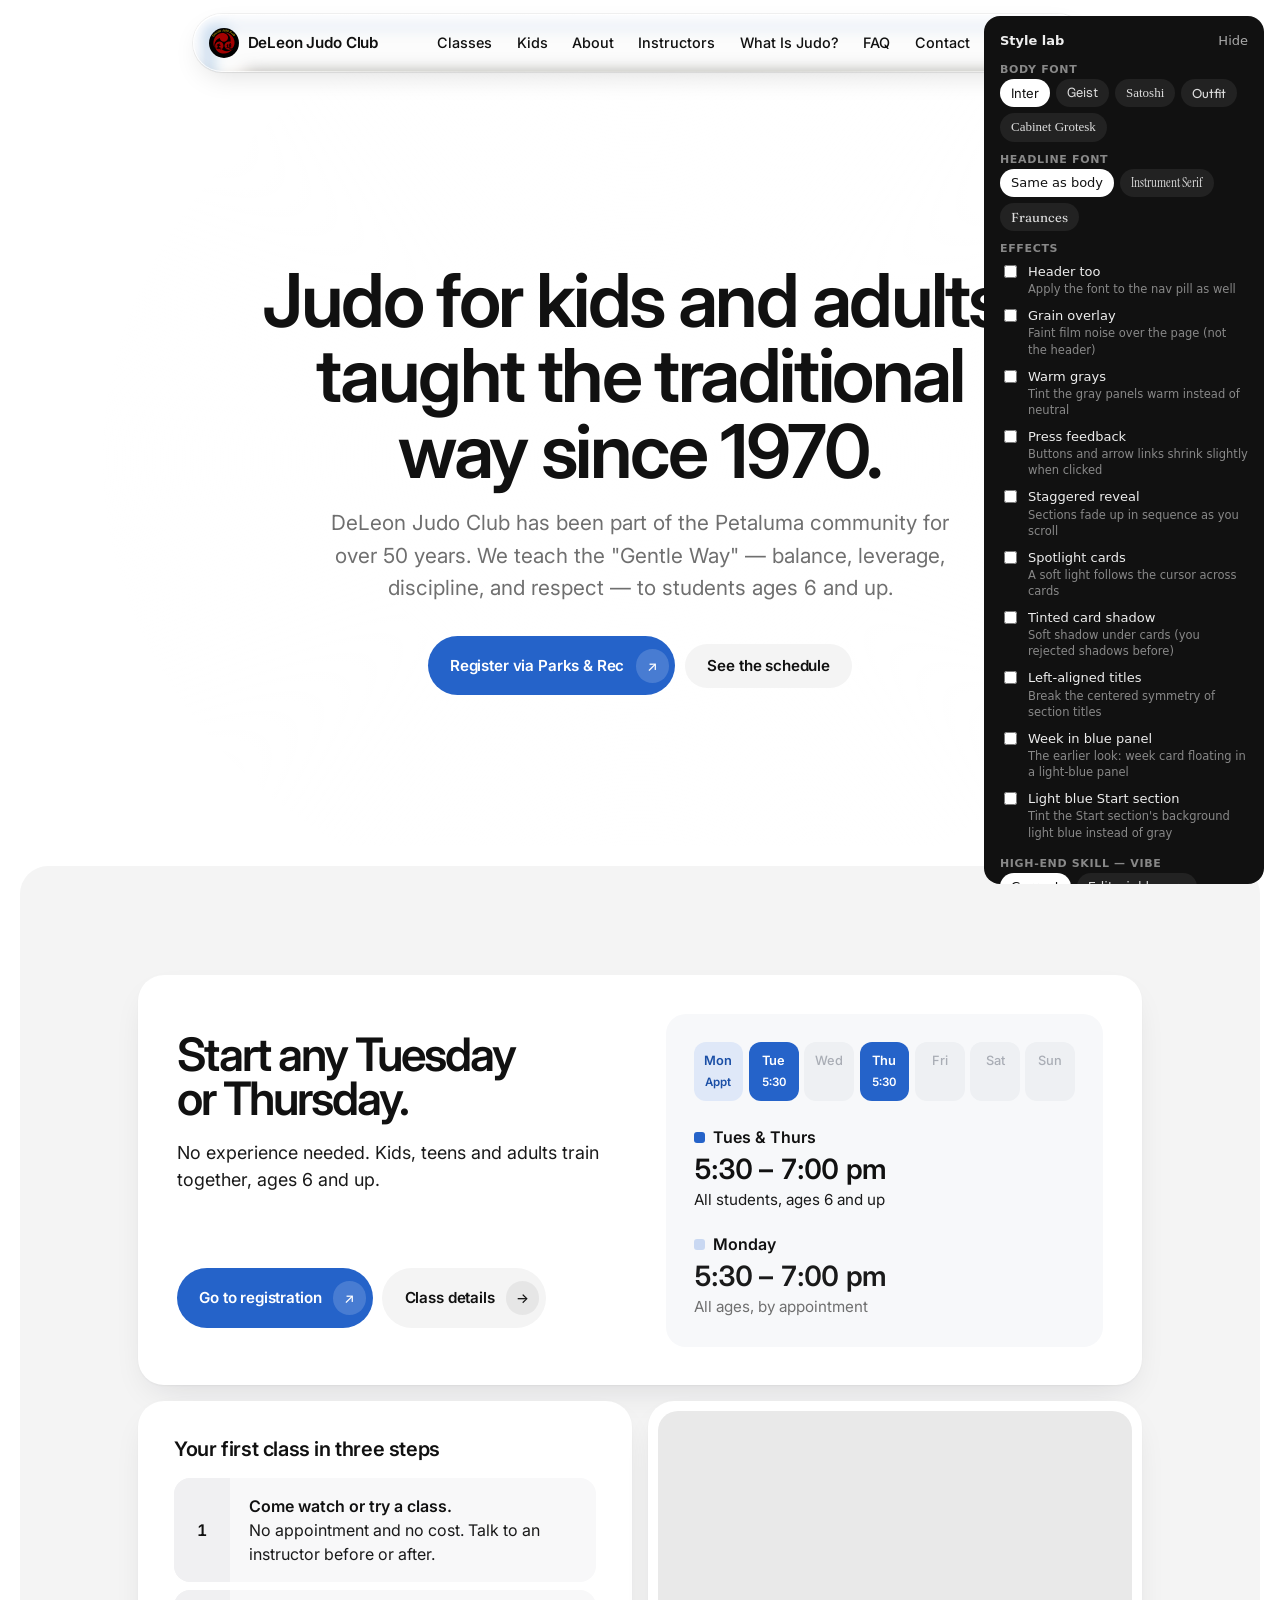
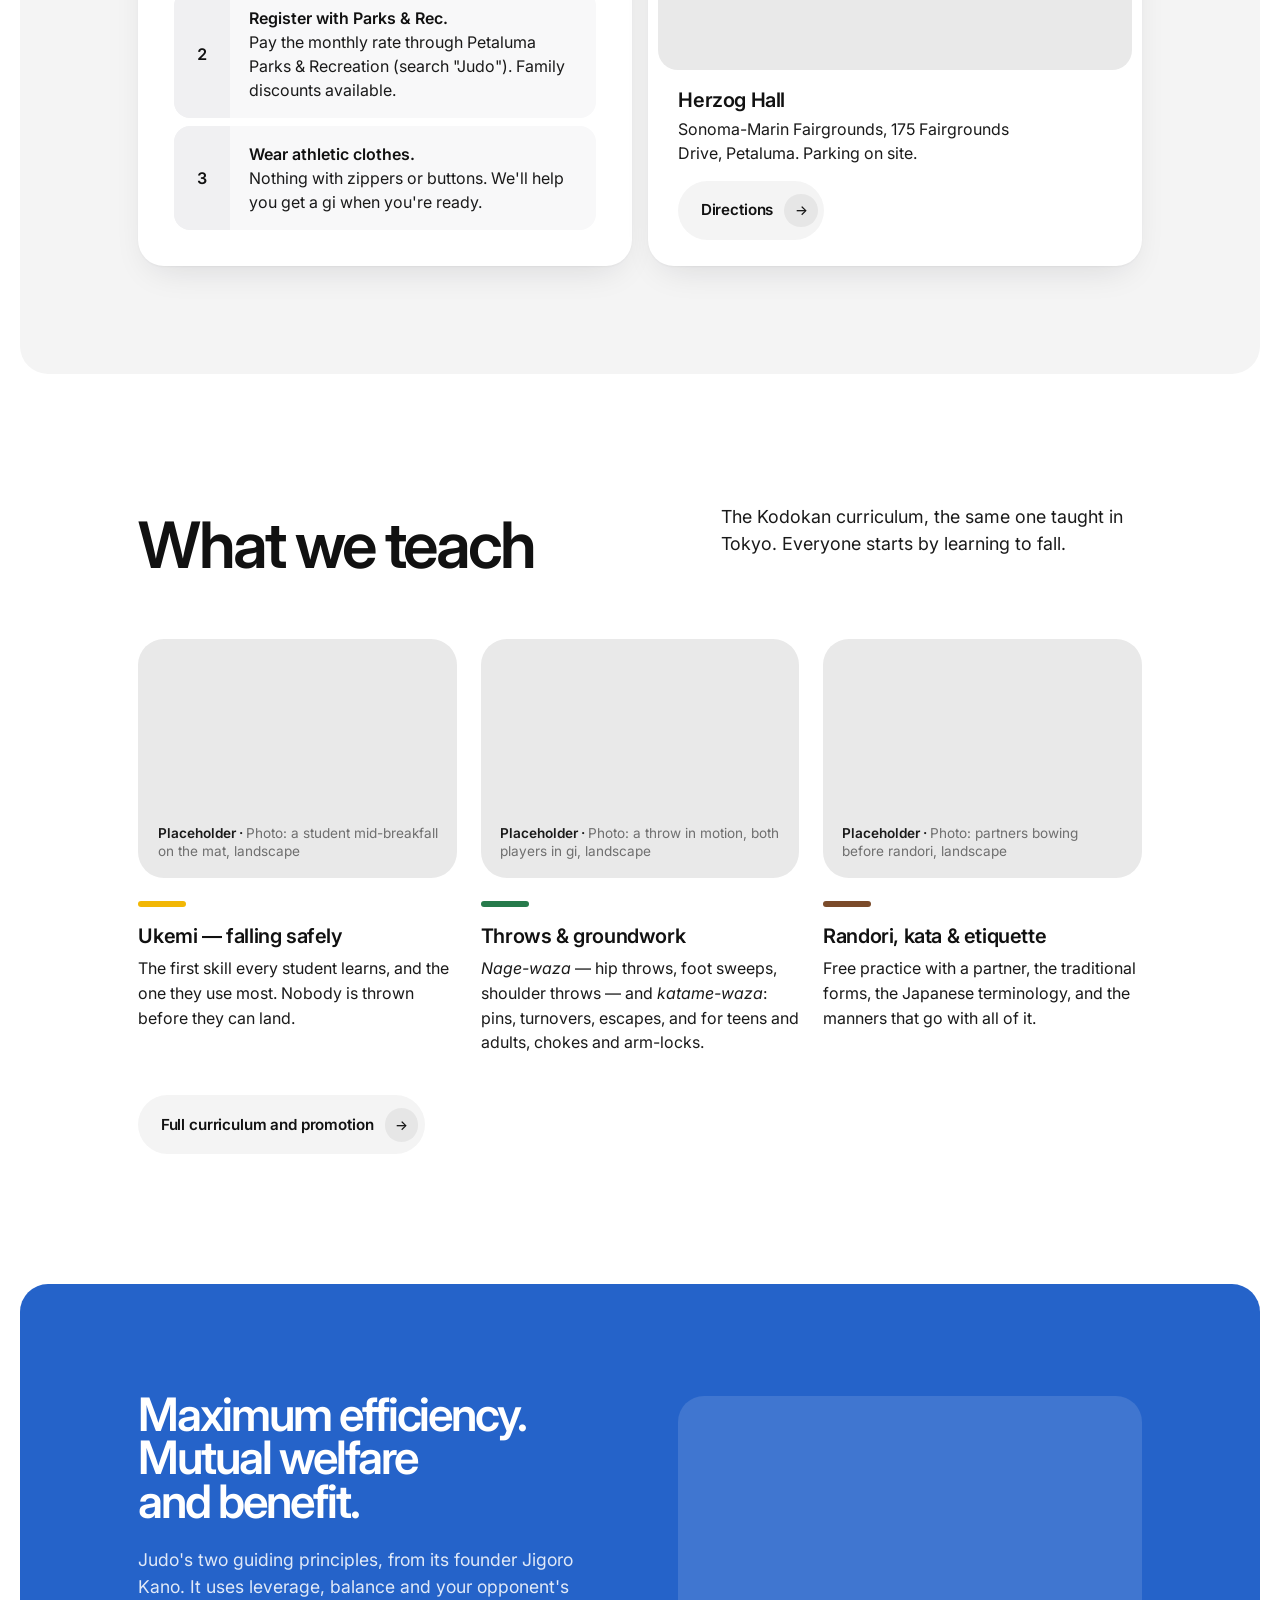
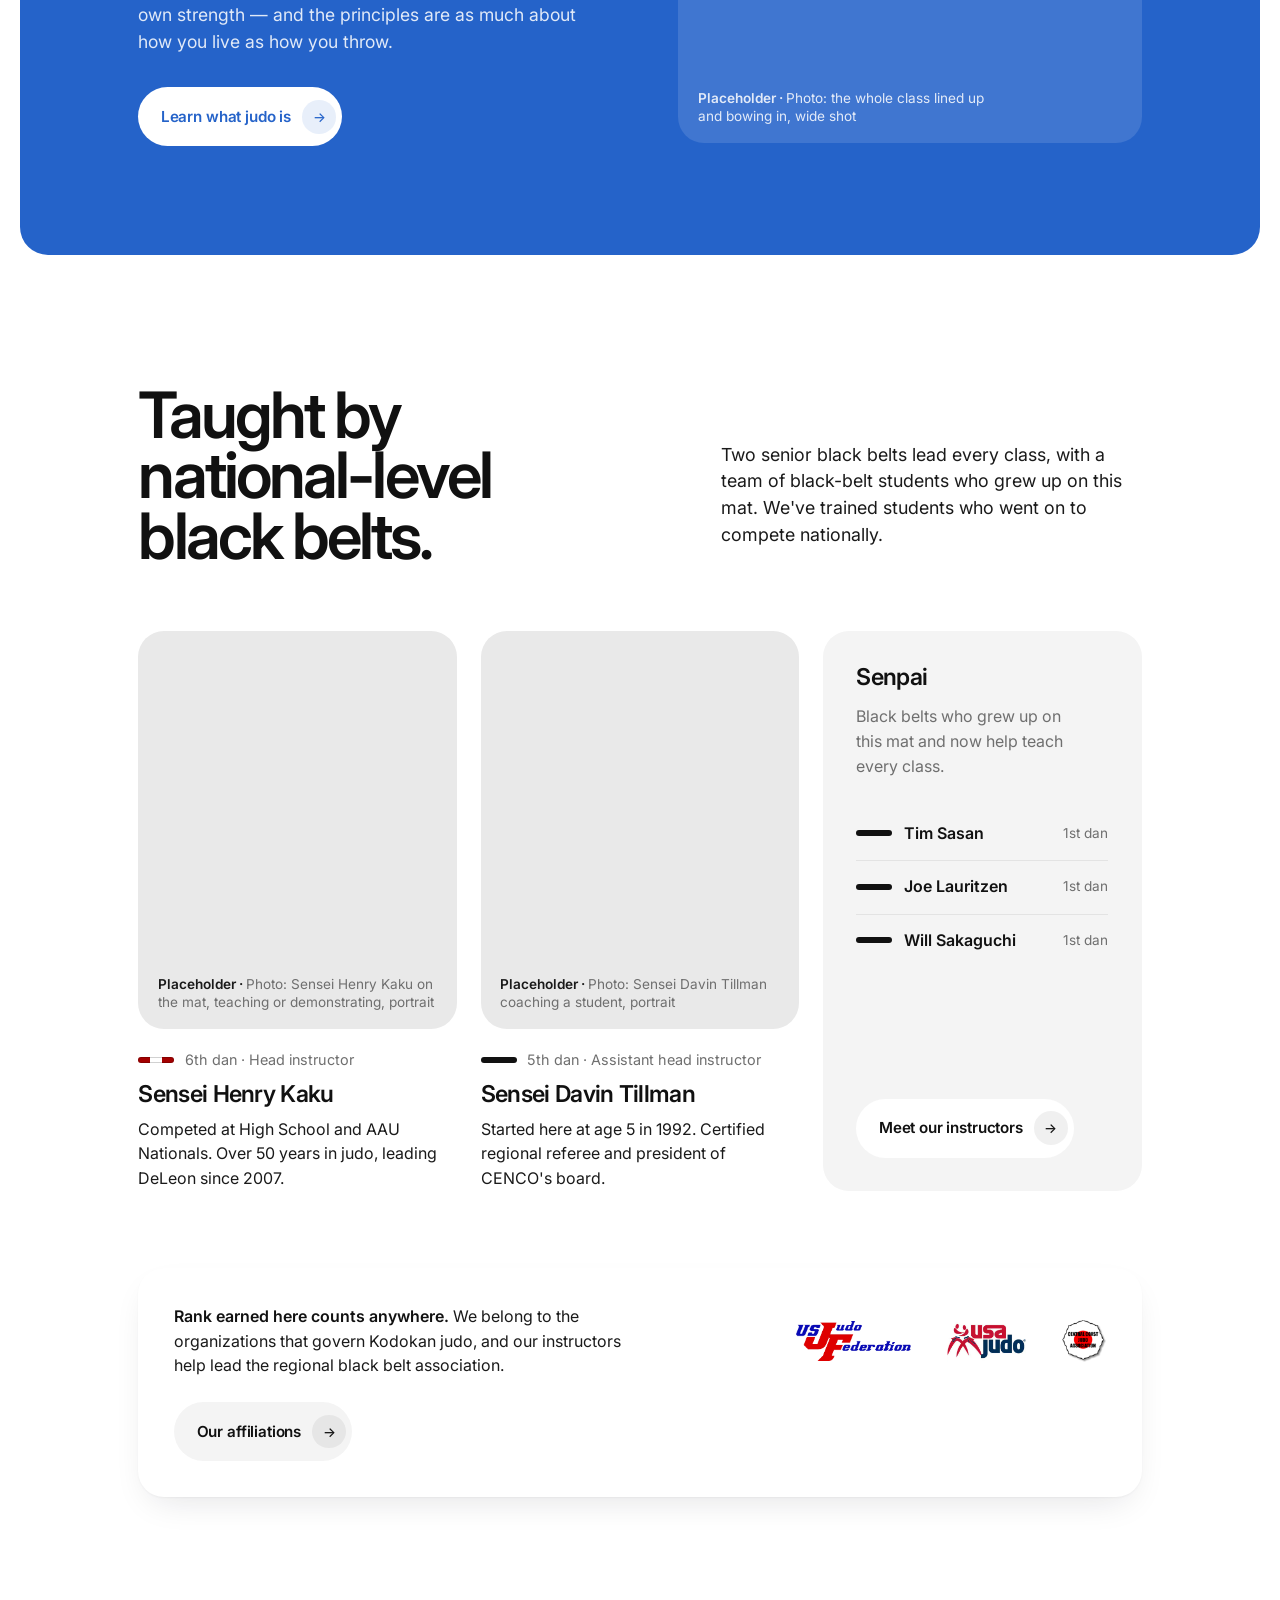
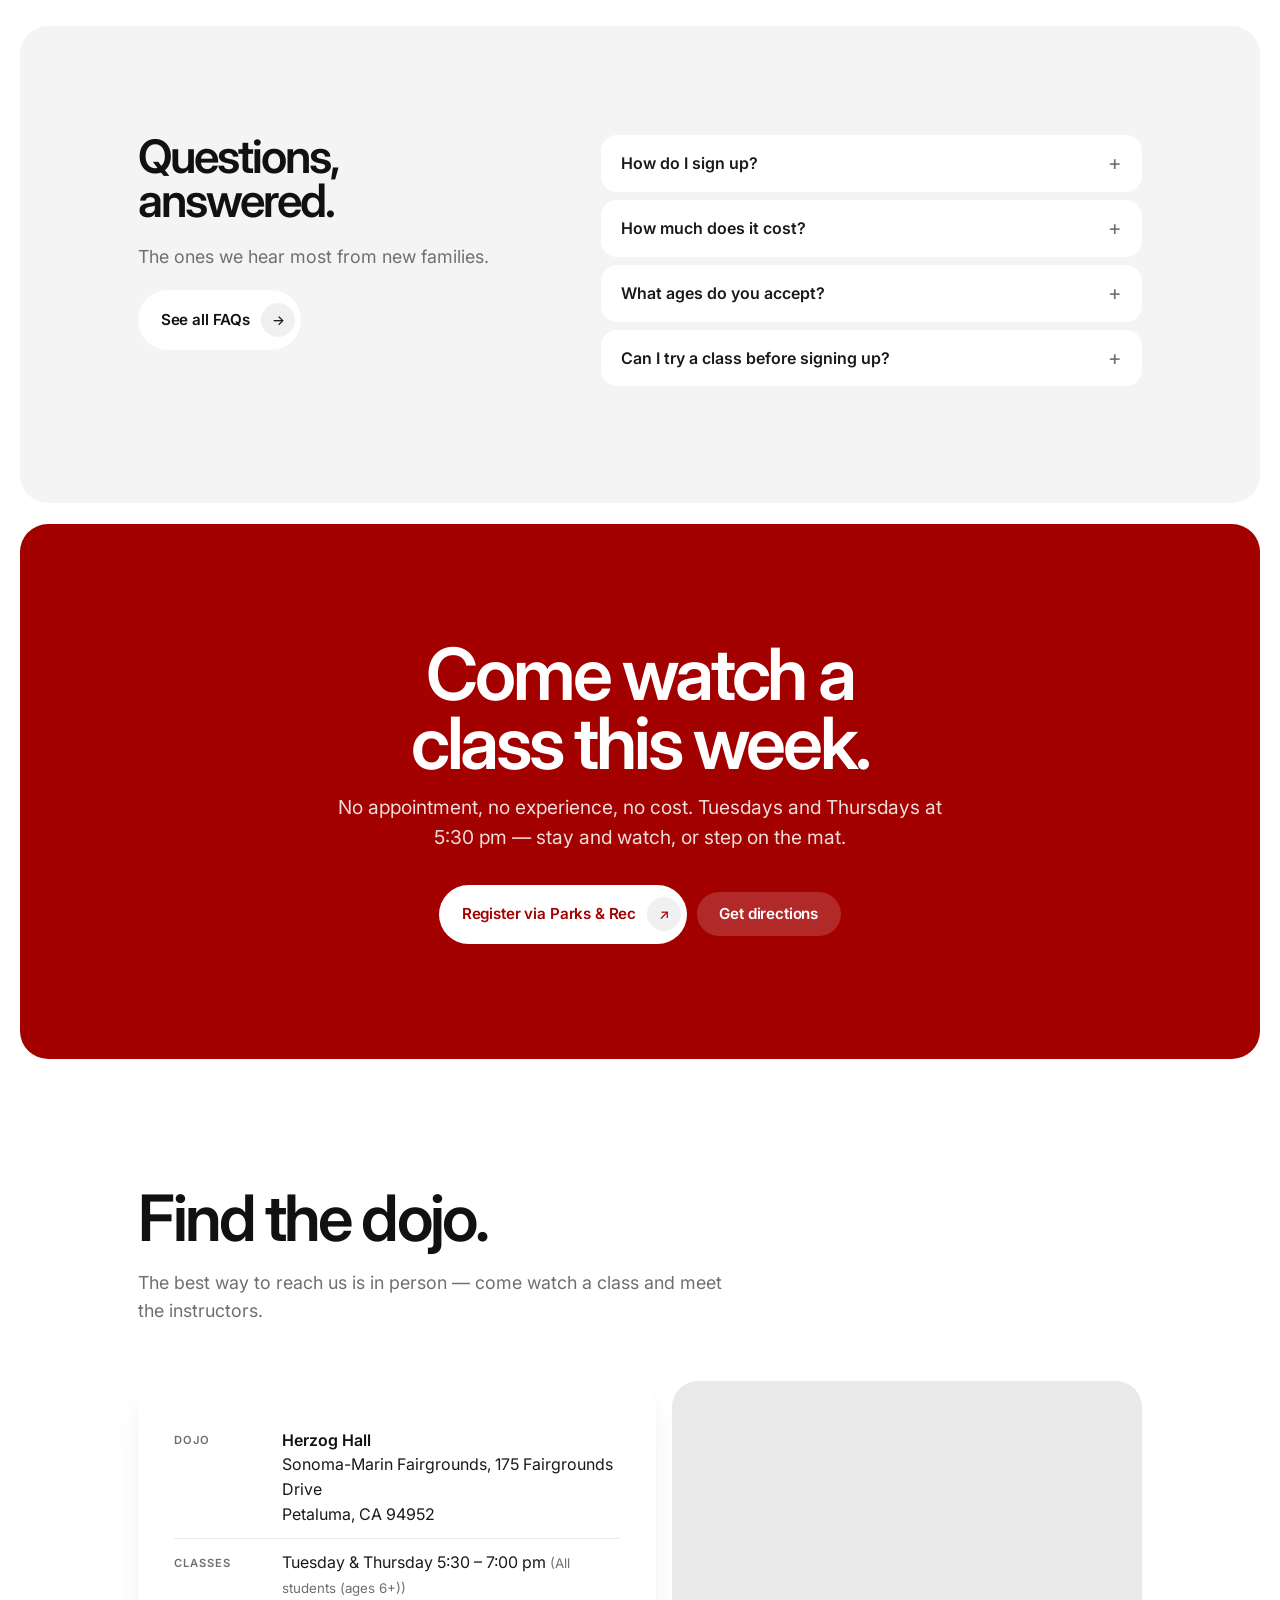
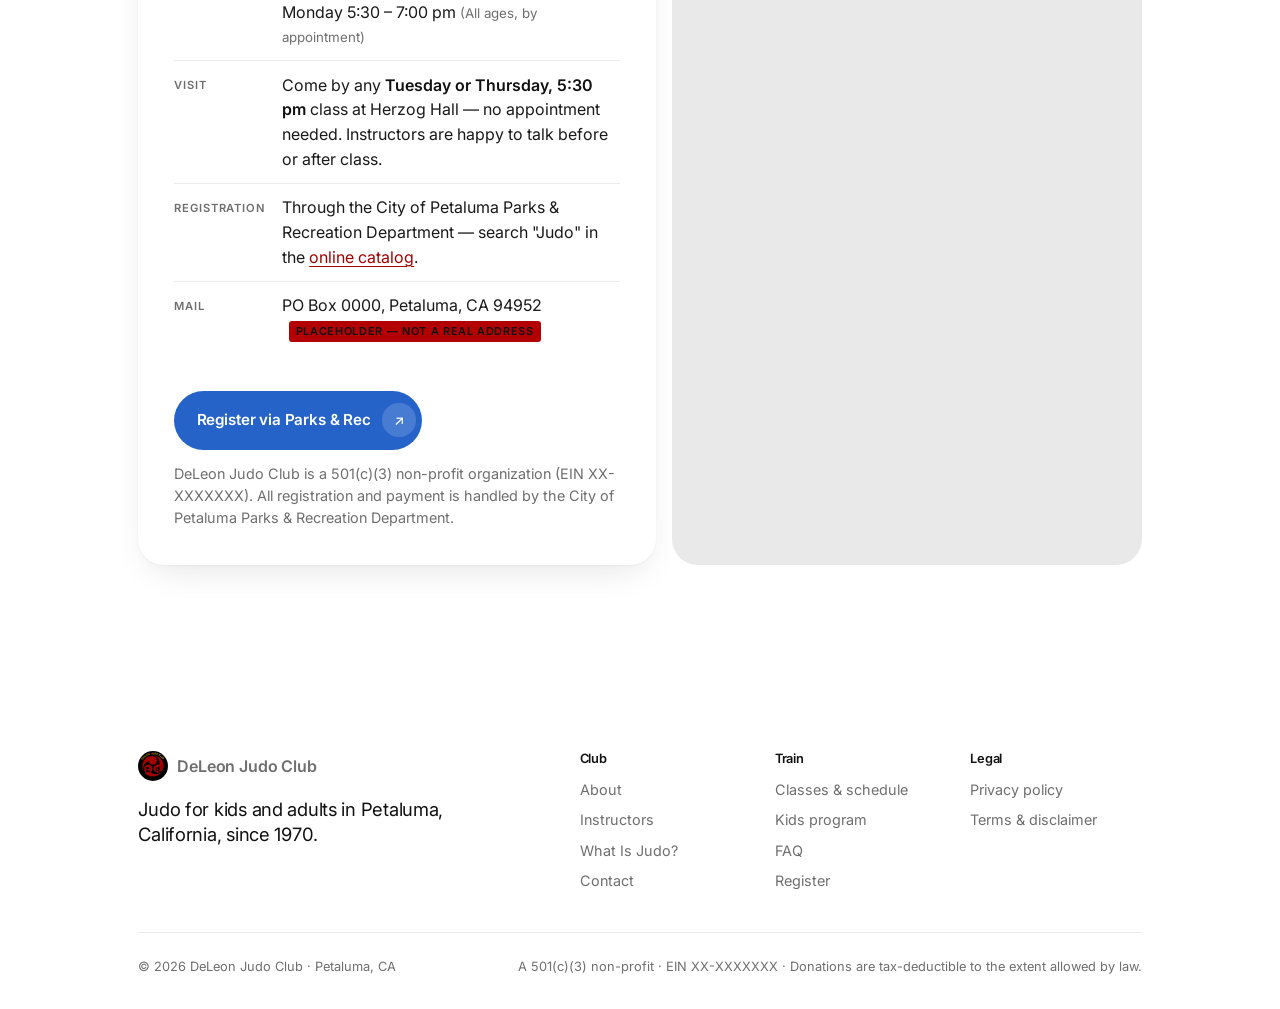
<file: index.html>
<!DOCTYPE html>
<html lang="en">
<head>
  <meta charset="UTF-8">
  <meta name="viewport" content="width=device-width, initial-scale=1.0">
  <title>DeLeon Judo Club — Judo in Petaluma, CA since 1970</title>
  <meta name="description" content="DeLeon Judo Club is a non-profit judo dojo in Petaluma, California. Classes for kids and adults ages 6 and up. Register through Petaluma Parks & Recreation.">
  <link rel="icon" href="public/logo.svg" type="image/svg+xml">
  <link rel="preconnect" href="https://fonts.googleapis.com">
  <link rel="preconnect" href="https://fonts.gstatic.com" crossorigin>
  <link href="https://fonts.googleapis.com/css2?family=Inter:wght@400;500;600;700&display=swap" rel="stylesheet">
  <link rel="stylesheet" href="css/styles.css">
</head>
<body>

<header class="site-header">
  <div class="wrap" data-liquid-glass>
    <a class="brand" href="index.html">
      <img src="public/logo.svg" alt="DeLeon Judo Club logo">
      <span>DeLeon Judo Club</span>
    </a>
    <button class="nav-toggle" aria-expanded="false" aria-controls="site-nav">Menu</button>
    <nav class="site-nav" id="site-nav" aria-label="Main">
      <ul>
        <li><a href="classes.html">Classes</a></li>
        <li><a href="kids.html">Kids</a></li>
        <li><a href="about.html">About</a></li>
        <li><a href="instructors.html">Instructors</a></li>
        <li><a href="what-is-judo.html">What Is Judo?</a></li>
        <li><a href="faq.html">FAQ</a></li>
        <li><a href="contact.html">Contact</a></li>
        <li><a class="nav-cta" data-register href="https://secure.rec1.com/CA/petaluma-ca/catalog">Register</a></li>
      </ul>
    </nav>
  </div>
</header>

<main>
  <div class="hero has-photos">
    <div class="hero-photos" data-hero-photos aria-hidden="true"></div>
    <div class="hero-veil" aria-hidden="true"></div>
    <div class="wrap">
      <h1>Judo for kids and adults, taught the traditional way since 1970.</h1>
      <p class="lead">DeLeon Judo Club has been part of the Petaluma community for over 50 years. We teach the "Gentle Way" — balance, leverage, discipline, and respect — to students ages 6 and up.</p>
      <div class="actions">
        <a class="btn" data-register href="https://secure.rec1.com/CA/petaluma-ca/catalog">Register via Parks &amp; Rec</a>
        <a class="btn btn-outline" href="classes.html">See the schedule</a>
      </div>
    </div>
  </div>

  <!-- Below the hero. Rhythm: panel, quiet, BLUE BAND, quiet, panel, RED CTA,
       quiet — colour blocks never touch. Cards use the double-bezel (.shell >
       .core). .ph blocks are photo placeholders; each caption names the shot.
       [data-reveal] elements fade up as they scroll in (js/main.js). -->

  <section class="alt">
    <div class="wrap">
      <div class="grid-12">
        <div class="shell span-12" data-reveal>
          <div class="core start-card">
            <div class="start-copy">
              <h2>Start any Tuesday or Thursday.</h2>
              <p class="lede">No experience needed. Kids, teens and adults train together, ages 6 and up.</p>
              <div class="actions push">
                <a class="btn" data-register href="https://secure.rec1.com/CA/petaluma-ca/catalog">Go to registration</a>
                <a class="link-arrow" href="classes.html">Class details</a>
              </div>
            </div>
            <div class="week-panel" data-week></div>
          </div>
        </div>

        <div class="shell span-6" data-reveal>
          <div class="core">
            <h3 class="card-title">Your first class in three steps</h3>
            <ol class="start-list">
              <li><span><strong>Come watch or try a class.</strong> No appointment and no cost. Talk to an instructor before or after.</span></li>
              <li><span><strong>Register with Parks &amp; Rec.</strong> Pay the monthly rate through Petaluma Parks &amp; Recreation (search "Judo"). Family discounts available.</span></li>
              <li><span><strong>Wear athletic clothes.</strong> Nothing with zippers or buttons. We'll help you get a gi when you're ready.</span></li>
            </ol>
          </div>
        </div>
        <div class="shell span-6" data-reveal>
          <div class="core place-card">
            <iframe class="place-map" loading="lazy" title="Map to Herzog Hall" src="https://www.google.com/maps?q=Herzog%20Hall%2C%20Sonoma-Marin%20Fairgrounds%2C%20Petaluma%2C%20CA%2094952&amp;output=embed" referrerpolicy="no-referrer-when-downgrade"></iframe>
            <div class="place-info">
              <div>
                <h3 class="card-title">Herzog Hall</h3>
                <p>Sonoma-Marin Fairgrounds, 175 Fairgrounds Drive, Petaluma. Parking on site.</p>
              </div>
              <a class="link-arrow" href="https://www.google.com/maps/dir/?api=1&amp;destination=Herzog%20Hall%2C%20Sonoma-Marin%20Fairgrounds%2C%20Petaluma%2C%20CA%2094952" target="_blank" rel="noopener">Directions</a>
            </div>
          </div>
        </div>
      </div>
    </div>
  </section>

  <section>
    <div class="wrap">
      <div class="head-split" data-reveal>
        <h2>What we teach</h2>
        <p class="lede">The Kodokan curriculum, the same one taught in Tokyo. Everyone starts by learning to fall.</p>
      </div>
      <ol class="belt-path">
        <li style="--c: var(--belt-yellow)" data-reveal>
          <div class="shell"><figure class="core ph"><figcaption>Photo: a student mid-breakfall on the mat, landscape</figcaption></figure></div>
          <h3>Ukemi — falling safely</h3>
          <p>The first skill every student learns, and the one they use most. Nobody is thrown before they can land.</p>
        </li>
        <li style="--c: var(--belt-green)" data-reveal>
          <div class="shell"><figure class="core ph"><figcaption>Photo: a throw in motion, both players in gi, landscape</figcaption></figure></div>
          <h3>Throws &amp; groundwork</h3>
          <p><em>Nage-waza</em> — hip throws, foot sweeps, shoulder throws — and <em>katame-waza</em>: pins, turnovers, escapes, and for teens and adults, chokes and arm-locks.</p>
        </li>
        <li style="--c: var(--belt-brown)" data-reveal>
          <div class="shell"><figure class="core ph"><figcaption>Photo: partners bowing before randori, landscape</figcaption></figure></div>
          <h3>Randori, kata &amp; etiquette</h3>
          <p>Free practice with a partner, the traditional forms, the Japanese terminology, and the manners that go with all of it.</p>
        </li>
      </ol>
      <div class="link-row left"><a class="link-arrow" href="classes.html#curriculum">Full curriculum and promotion</a></div>
    </div>
  </section>

  <section class="band blue">
    <div class="wrap band-split">
      <div data-reveal>
        <h2>Maximum efficiency. Mutual welfare and benefit.</h2>
        <p>Judo's two guiding principles, from its founder Jigoro Kano. It uses leverage, balance and your opponent's own strength — and the principles are as much about how you live as how you throw.</p>
        <div class="actions"><a class="link-arrow" href="what-is-judo.html">Learn what judo is</a></div>
      </div>
      <div class="shell on-colour" data-reveal><figure class="core ph on-colour"><figcaption>Photo: the whole class lined up and bowing in, wide shot</figcaption></figure></div>
    </div>
  </section>

  <section>
    <div class="wrap">
      <div class="head-split">
        <h2 data-reveal>Taught by national-level black belts.</h2>
        <p class="lede" data-reveal>Two senior black belts lead every class, with a team of black-belt students who grew up on this mat. We've trained students who went on to compete nationally.</p>
      </div>

      <div class="faculty">
        <article class="mentor" data-reveal>
          <figure class="ph portrait"><figcaption>Photo: Sensei Henry Kaku on the mat, teaching or demonstrating, portrait</figcaption></figure>
          <div class="mentor-meta">
            <span class="obi obi-kohaku" aria-hidden="true"></span>
            <p class="rank">6th dan · Head instructor</p>
          </div>
          <h3>Sensei Henry Kaku</h3>
          <p>Competed at High School and AAU Nationals. Over 50 years in judo, leading DeLeon since 2007.</p>
        </article>
        <article class="mentor" data-reveal style="--d: 90ms">
          <figure class="ph portrait"><figcaption>Photo: Sensei Davin Tillman coaching a student, portrait</figcaption></figure>
          <div class="mentor-meta">
            <span class="obi" aria-hidden="true"></span>
            <p class="rank">5th dan · Assistant head instructor</p>
          </div>
          <h3>Sensei Davin Tillman</h3>
          <p>Started here at age 5 in 1992. Certified regional referee and president of CENCO's board.</p>
        </article>
        <aside class="senpai-panel" data-reveal style="--d: 180ms" aria-label="Senpai">
          <h3>Senpai</h3>
          <p>Black belts who grew up on this mat and now help teach every class.</p>
          <ul class="senpai-list">
            <li><span class="obi" aria-hidden="true"></span>Tim Sasan<small>1st dan</small></li>
            <li><span class="obi" aria-hidden="true"></span>Joe Lauritzen<small>1st dan</small></li>
            <li><span class="obi" aria-hidden="true"></span>Will Sakaguchi<small>1st dan</small></li>
          </ul>
          <a class="link-arrow" href="instructors.html">Meet our instructors</a>
        </aside>
      </div>

      <div class="shell recognized-shell" data-reveal>
        <div class="core recognized">
          <p><strong>Rank earned here counts anywhere.</strong> We belong to the organizations that govern Kodokan judo, and our instructors help lead the regional black belt association.</p>
          <div data-affiliations="logos"></div>
          <a class="link-arrow" href="about.html#affiliations">Our affiliations</a>
        </div>
      </div>
    </div>
  </section>

  <section id="faq" class="alt" data-limit="4"></section>

  <section class="callout-section red">
    <div class="wrap">
      <h2>Come watch a class this week.</h2>
      <p>No appointment, no experience, no cost. Tuesdays and Thursdays at 5:30 pm — stay and watch, or step on the mat.</p>
      <div class="actions">
        <a class="btn" data-register href="https://secure.rec1.com/CA/petaluma-ca/catalog">Register via Parks &amp; Rec</a>
        <a class="btn btn-outline" href="contact.html">Get directions</a>
      </div>
    </div>
  </section>

  <section id="contact"></section>
</main>

<footer class="site-footer">
  <div class="wrap">
    <div class="footer-top">
      <div class="footer-brand">
        <a class="brand" href="index.html">
          <img src="public/logo.svg" alt="">
          <span>DeLeon Judo Club</span>
        </a>
        <p>Judo for kids and adults in Petaluma, California, since 1970.</p>
      </div>
      <nav class="footer-cols" aria-label="Footer">
        <div>
          <h4>Club</h4>
          <ul>
            <li><a href="about.html">About</a></li>
            <li><a href="instructors.html">Instructors</a></li>
            <li><a href="what-is-judo.html">What Is Judo?</a></li>
            <li><a href="contact.html">Contact</a></li>
          </ul>
        </div>
        <div>
          <h4>Train</h4>
          <ul>
            <li><a href="classes.html">Classes &amp; schedule</a></li>
            <li><a href="kids.html">Kids program</a></li>
            <li><a href="faq.html">FAQ</a></li>
            <li><a data-register href="https://secure.rec1.com/CA/petaluma-ca/catalog">Register</a></li>
          </ul>
        </div>
        <div>
          <h4>Legal</h4>
          <ul>
            <li><a href="privacy.html">Privacy policy</a></li>
            <li><a href="terms.html">Terms &amp; disclaimer</a></li>
          </ul>
        </div>
      </nav>
    </div>
    <div class="footer-bottom">
      <p>&copy; <span data-year>2026</span> DeLeon Judo Club &middot; Petaluma, CA</p>
      <p>A 501(c)(3) non-profit &middot; EIN <span data-ein>XX-XXXXXXX</span> &middot; Donations are tax-deductible to the extent allowed by law.</p>
    </div>
  </div>
</footer>

<script src="js/main.js"></script>
<script src="js/liquid-glass.js"></script>
<script src="js/style-lab.js"></script>
</body>
</html>
</file>
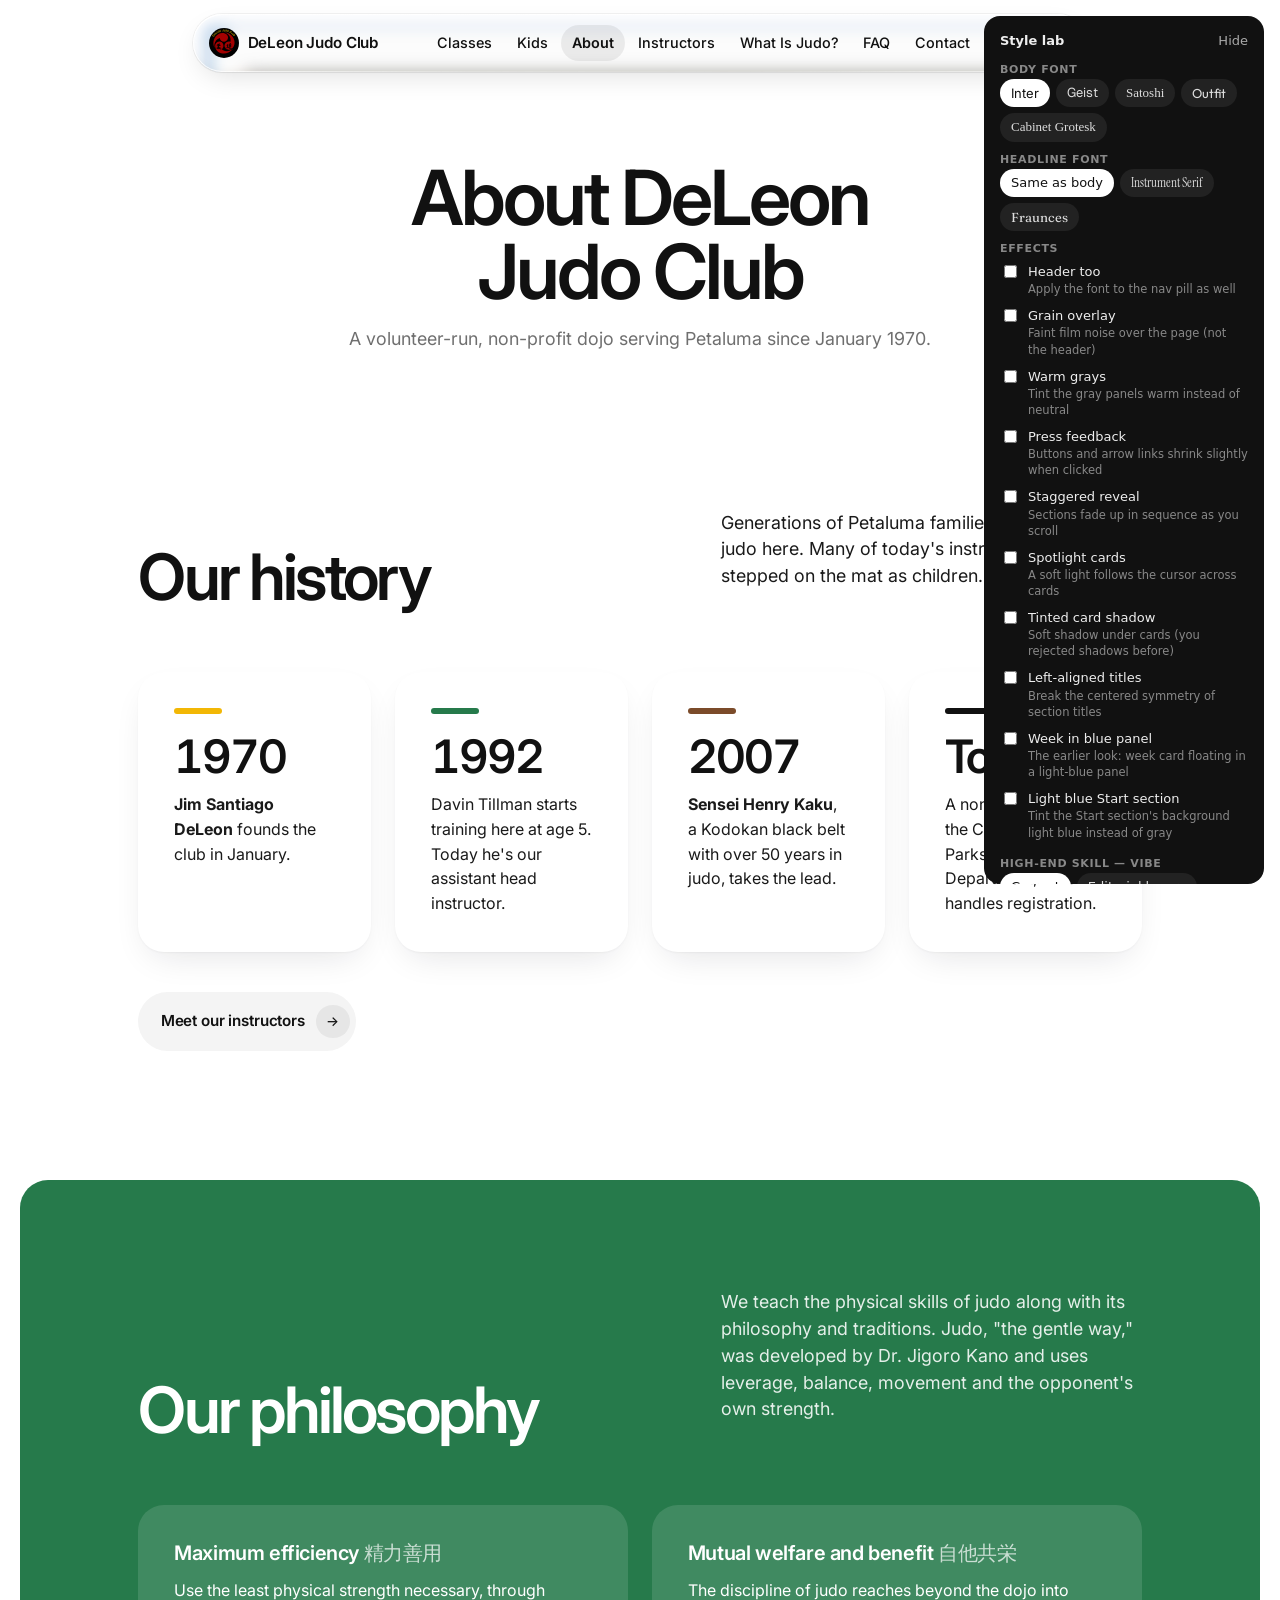
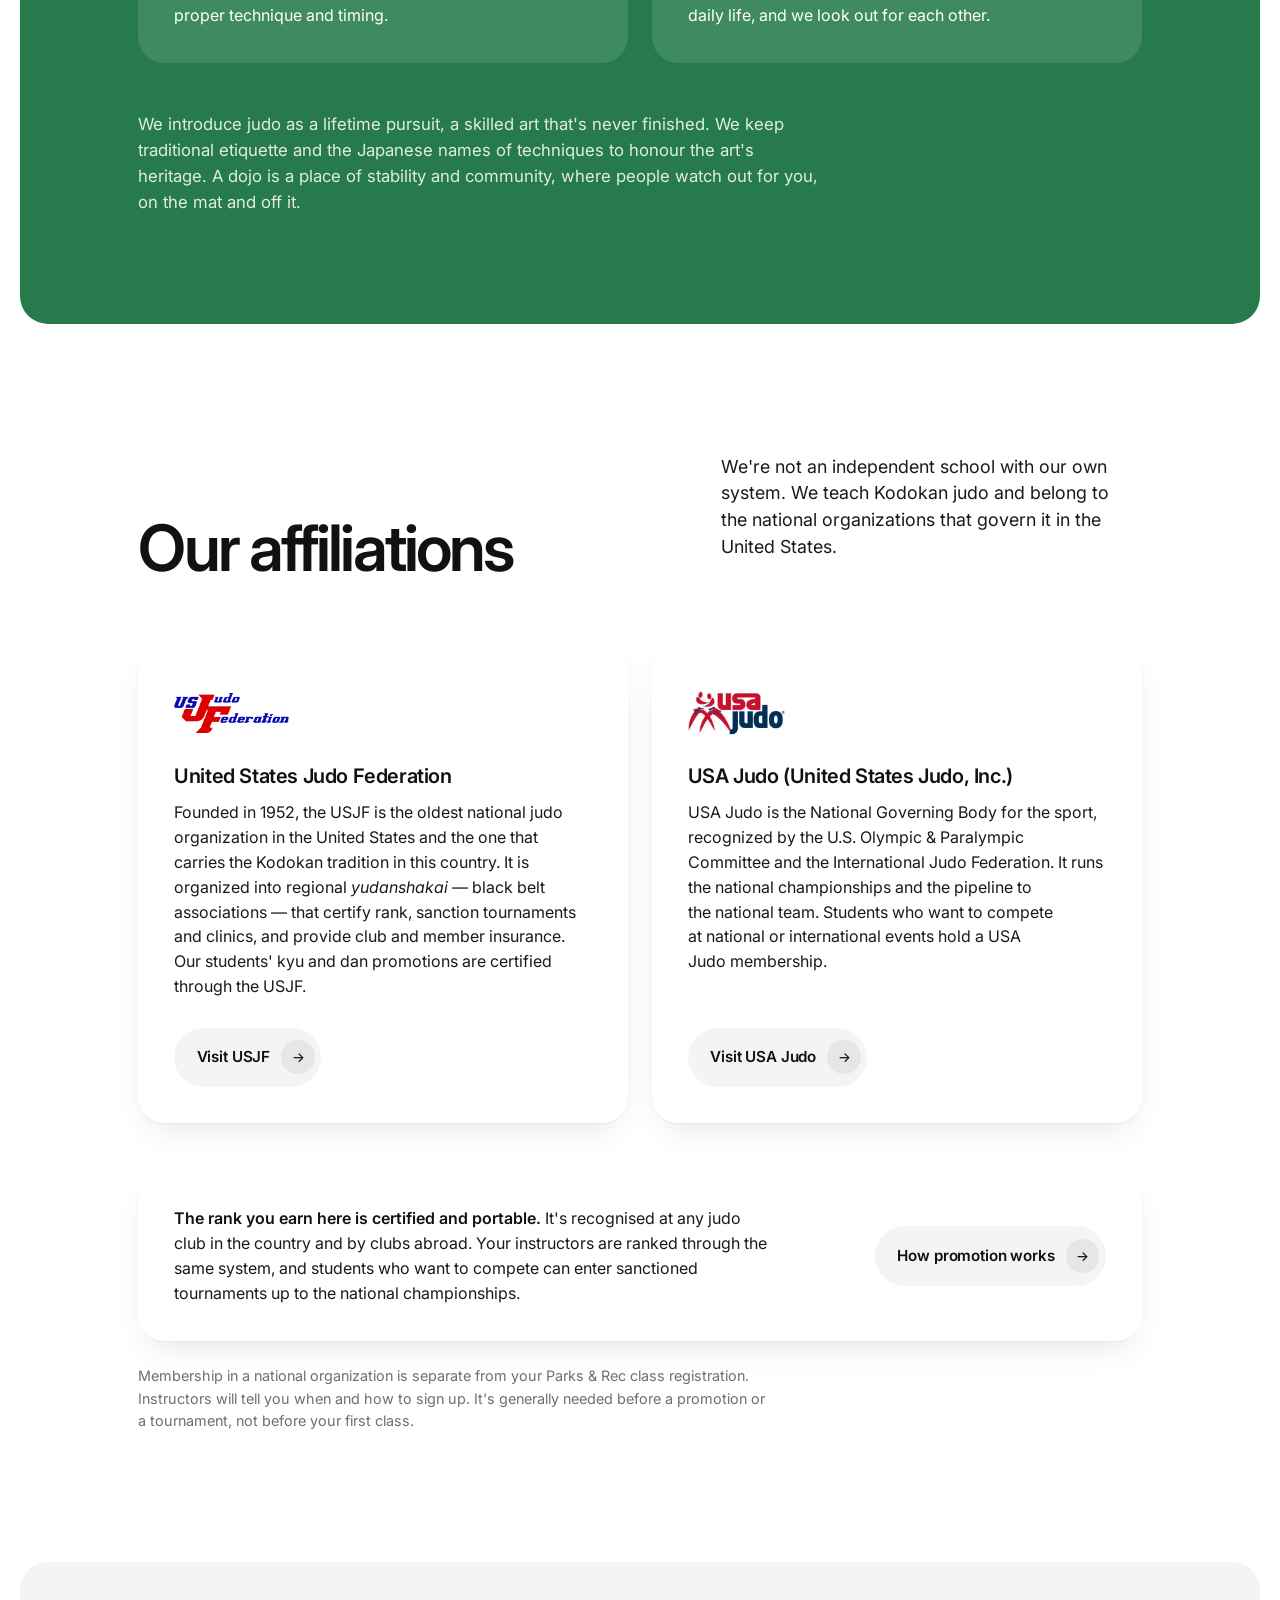
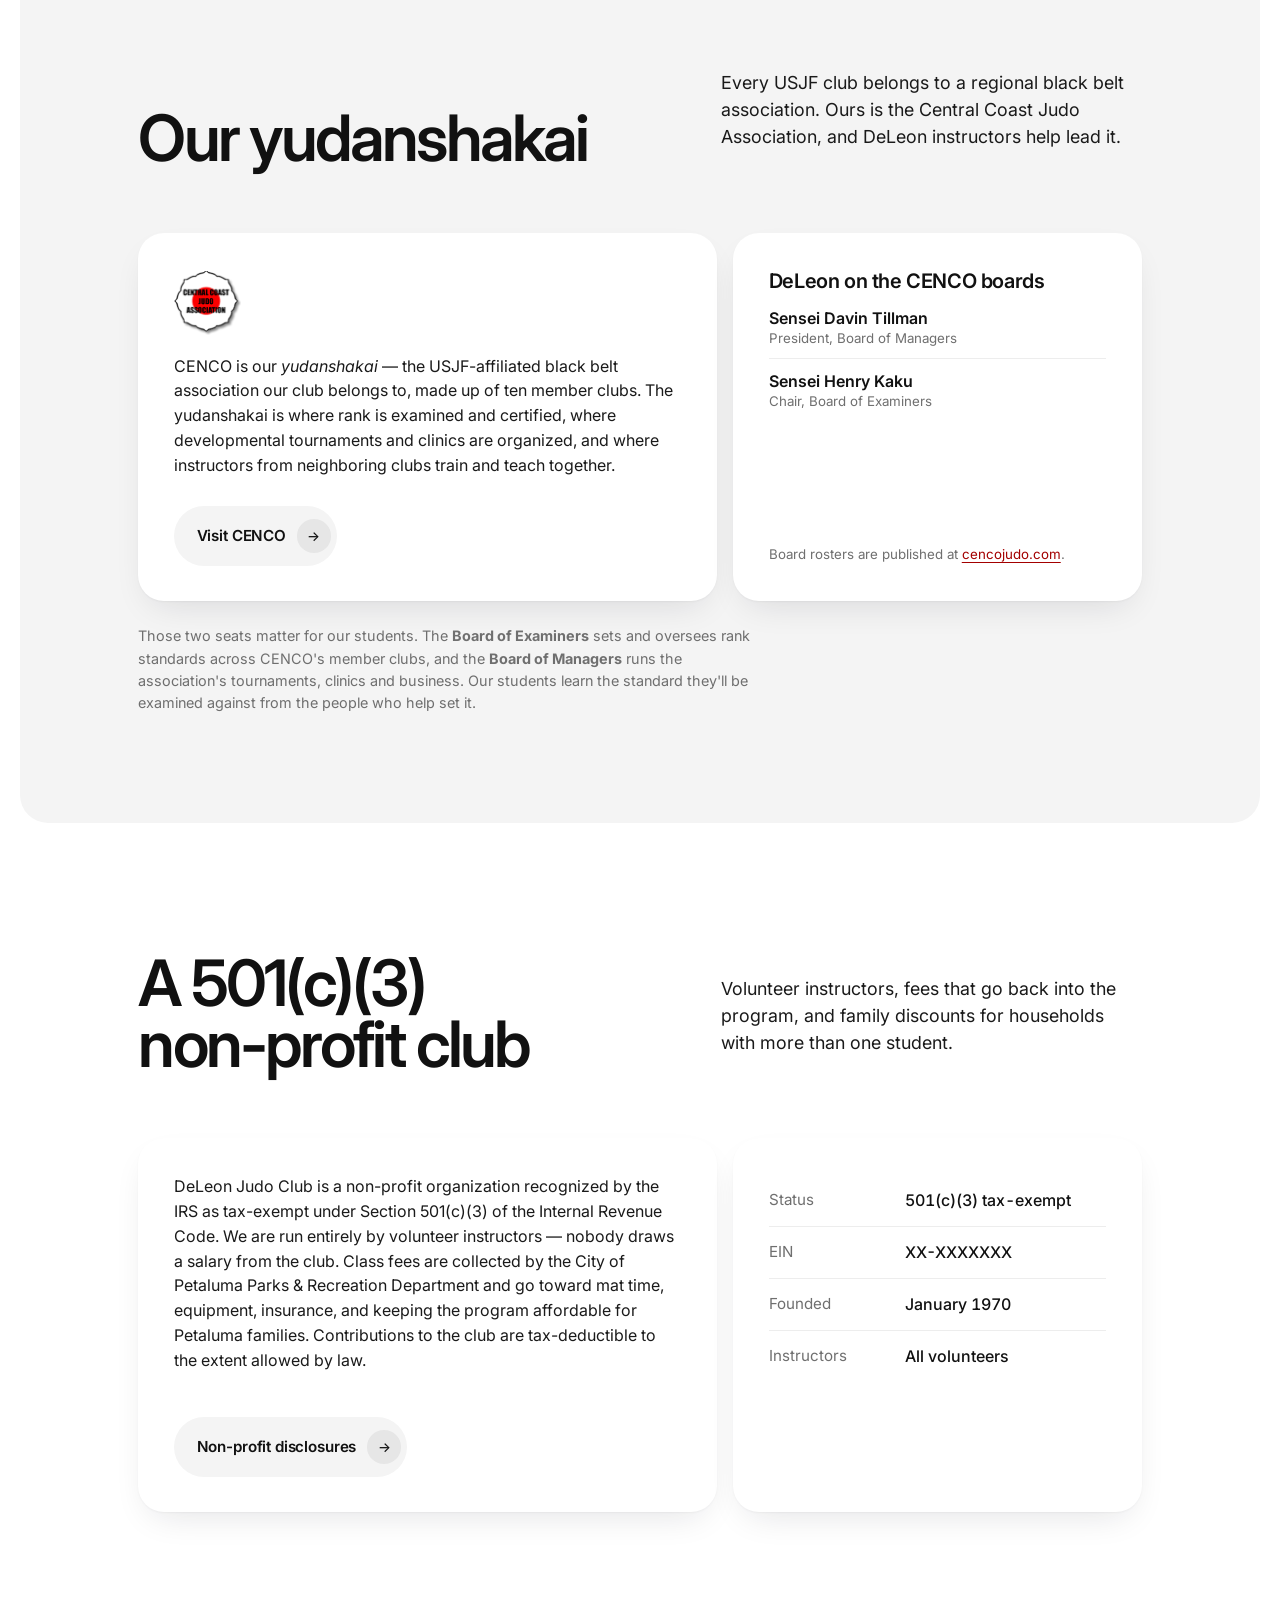
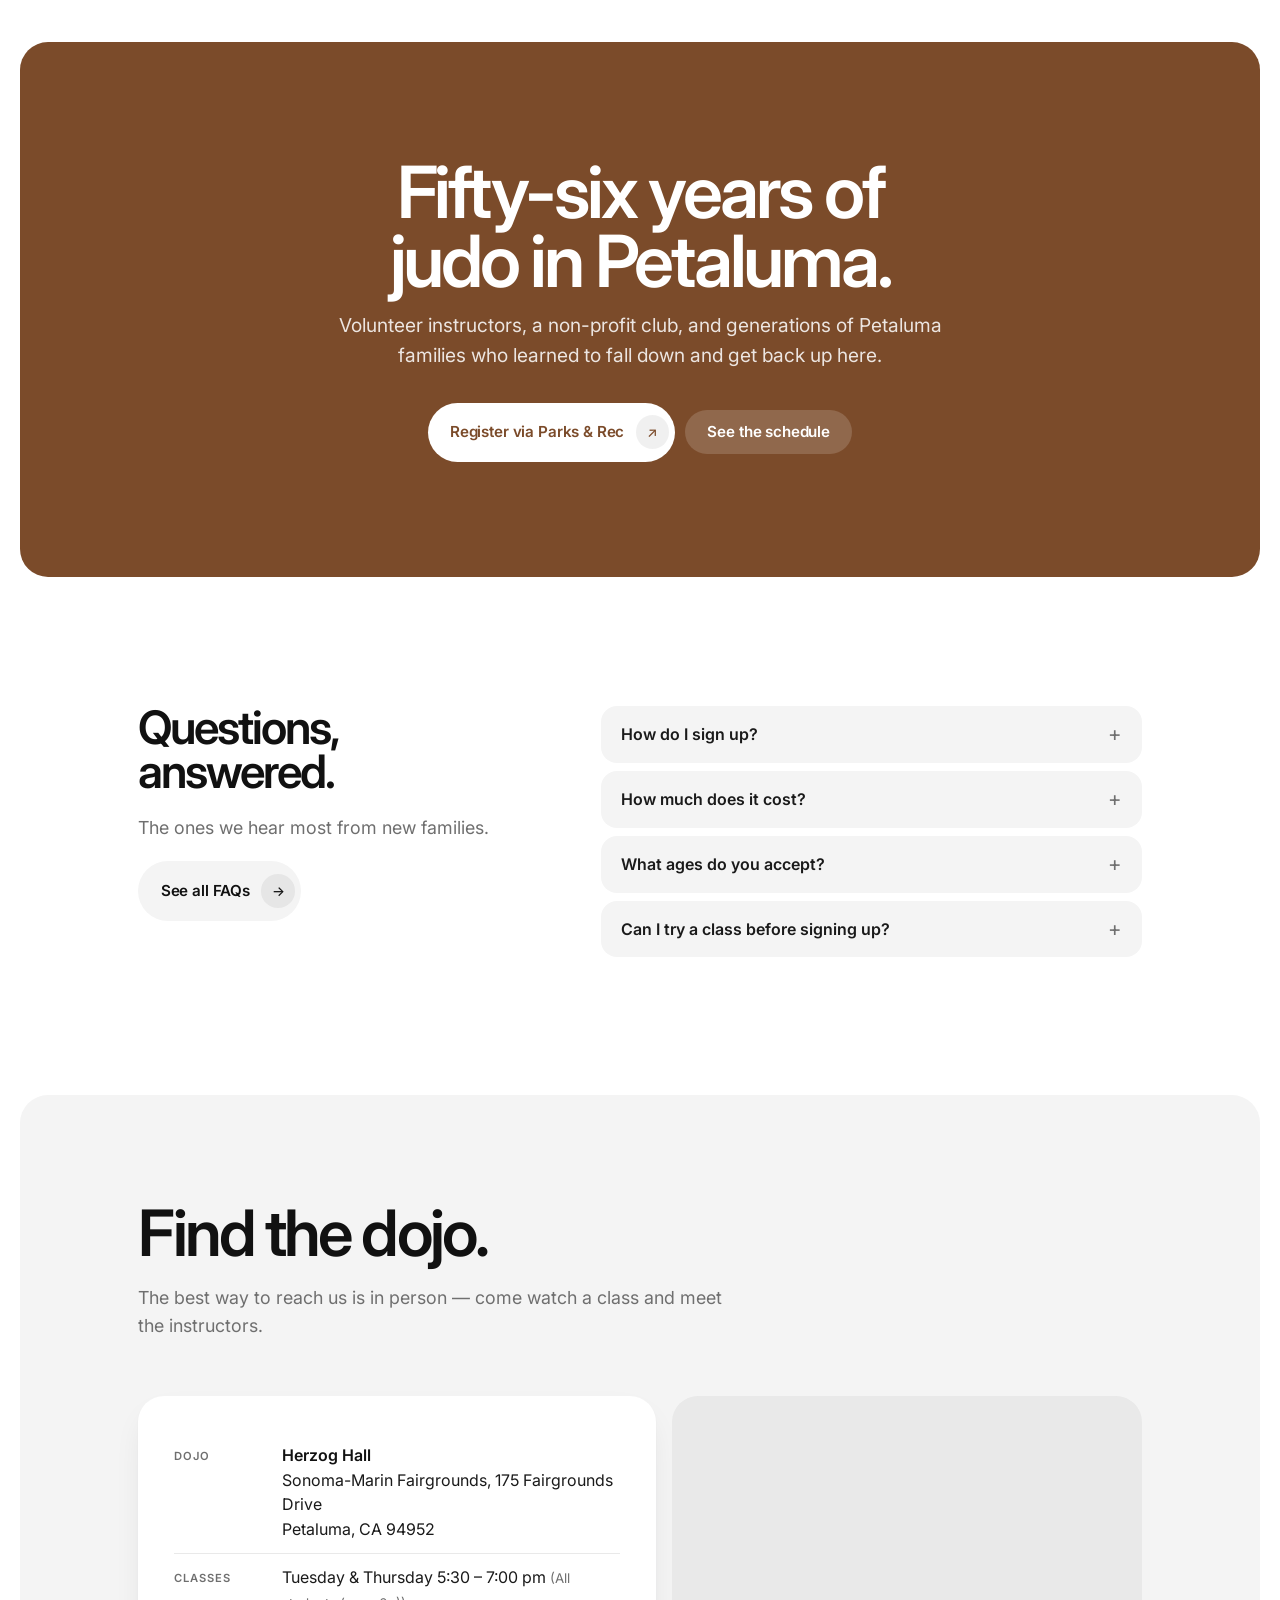
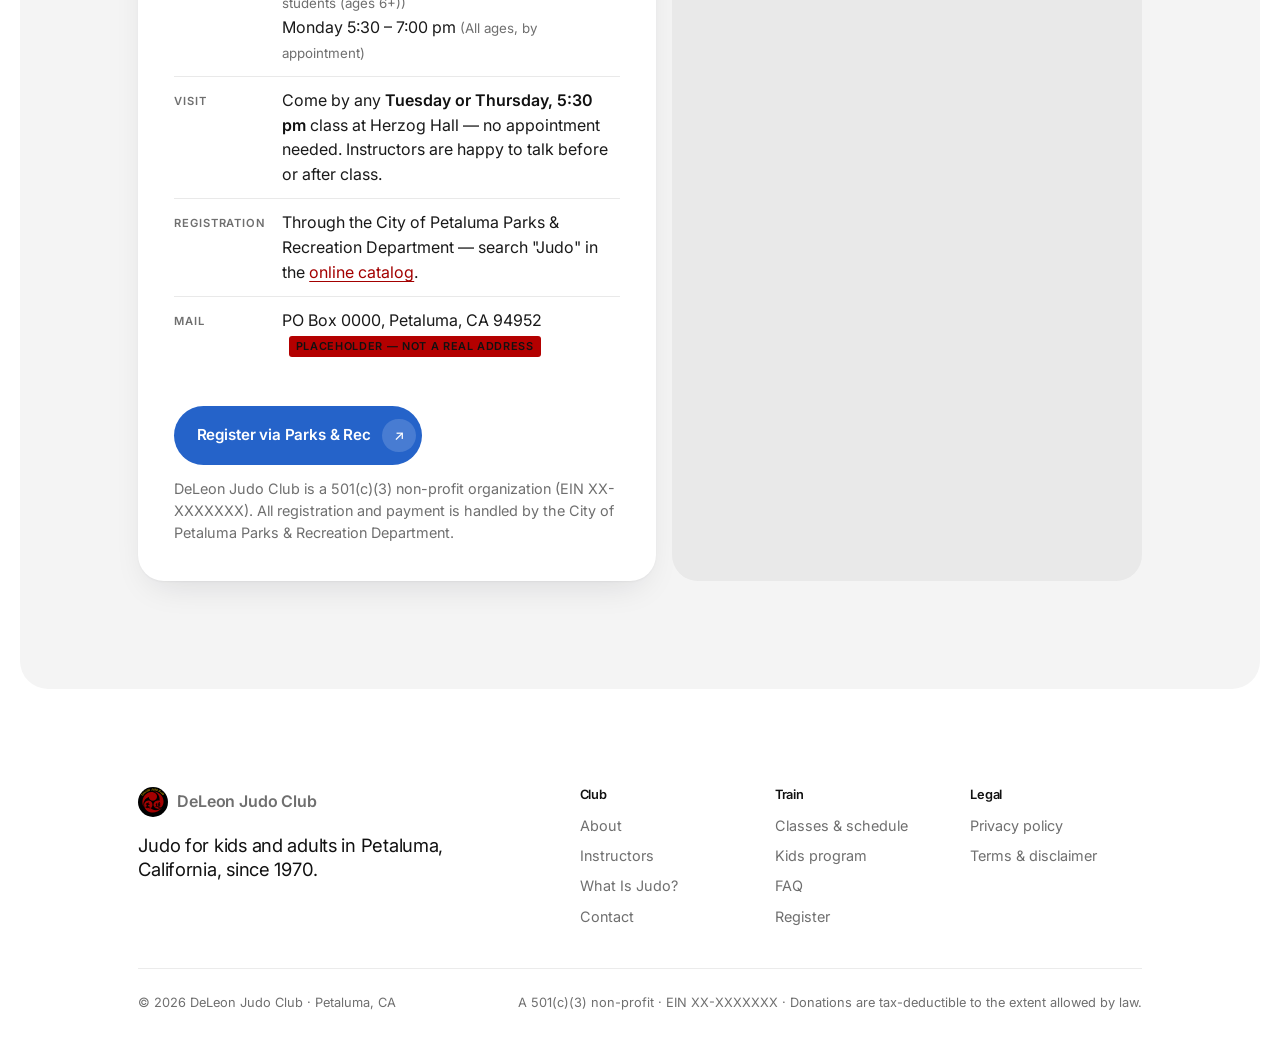
<file: about.html>
<!DOCTYPE html>
<html lang="en">
<head>
  <meta charset="UTF-8">
  <meta name="viewport" content="width=device-width, initial-scale=1.0">
  <title>About Us — DeLeon Judo Club</title>
  <meta name="description" content="The history, philosophy and affiliations of DeLeon Judo Club, a 501(c)(3) non-profit judo dojo serving Petaluma, CA since 1970. Affiliated with the USJF and USA Judo.">
  <link rel="icon" href="public/logo.svg" type="image/svg+xml">
  <link rel="preconnect" href="https://fonts.googleapis.com">
  <link rel="preconnect" href="https://fonts.gstatic.com" crossorigin>
  <link href="https://fonts.googleapis.com/css2?family=Inter:wght@400;500;600;700&display=swap" rel="stylesheet">
  <link rel="stylesheet" href="css/styles.css">
</head>
<body>

<header class="site-header">
  <div class="wrap" data-liquid-glass>
    <a class="brand" href="index.html">
      <img src="public/logo.svg" alt="DeLeon Judo Club logo">
      <span>DeLeon Judo Club</span>
    </a>
    <button class="nav-toggle" aria-expanded="false" aria-controls="site-nav">Menu</button>
    <nav class="site-nav" id="site-nav" aria-label="Main">
      <ul>
        <li><a href="classes.html">Classes</a></li>
        <li><a href="kids.html">Kids</a></li>
        <li><a href="about.html">About</a></li>
        <li><a href="instructors.html">Instructors</a></li>
        <li><a href="what-is-judo.html">What Is Judo?</a></li>
        <li><a href="faq.html">FAQ</a></li>
        <li><a href="contact.html">Contact</a></li>
        <li><a class="nav-cta" data-register href="https://secure.rec1.com/CA/petaluma-ca/catalog">Register</a></li>
      </ul>
    </nav>
  </div>
</header>

<main>
  <div class="page-head">
    <div class="wrap">
      <h1>About DeLeon Judo Club</h1>
      <p>A volunteer-run, non-profit dojo serving Petaluma since January 1970.</p>
    </div>
  </div>

  <!-- Rhythm: quiet, GREEN BAND, quiet, panel, quiet, BROWN CTA, quiet, panel -->

  <section>
    <div class="wrap">
      <div class="head-split" data-reveal>
        <h2>Our history</h2>
        <p class="lede">Generations of Petaluma families have learned judo here. Many of today's instructors first stepped on the mat as children.</p>
      </div>
      <ol class="timeline">
        <li class="shell" data-reveal>
          <div class="core belted c-yellow">
            <span class="year">1970</span>
            <p><strong>Jim Santiago DeLeon</strong> founds the club in January.</p>
          </div>
        </li>
        <li class="shell" data-reveal>
          <div class="core belted c-green">
            <span class="year">1992</span>
            <p>Davin Tillman starts training here at age 5. Today he's our assistant head instructor.</p>
          </div>
        </li>
        <li class="shell" data-reveal>
          <div class="core belted c-brown">
            <span class="year">2007</span>
            <p><strong>Sensei Henry Kaku</strong>, a Kodokan black belt with over 50 years in judo, takes the lead.</p>
          </div>
        </li>
        <li class="shell" data-reveal>
          <div class="core belted c-black">
            <span class="year">Today</span>
            <p>A non-profit run with the City of Petaluma Parks &amp; Recreation Department, which handles registration.</p>
          </div>
        </li>
      </ol>
      <div class="link-row left"><a class="link-arrow" href="instructors.html">Meet our instructors</a></div>
    </div>
  </section>

  <section class="band green">
    <div class="wrap">
      <div class="head-split" data-reveal>
        <h2>Our philosophy</h2>
        <p class="lede">We teach the physical skills of judo along with its philosophy and traditions. Judo, "the gentle way," was developed by Dr. Jigoro Kano and uses leverage, balance, movement and the opponent's own strength.</p>
      </div>
      <div class="cards two">
        <div class="core" data-reveal>
          <h3>Maximum efficiency <span class="jp-term">精力善用</span></h3>
          <p>Use the least physical strength necessary, through proper technique and timing.</p>
        </div>
        <div class="core" data-reveal>
          <h3>Mutual welfare and benefit <span class="jp-term">自他共栄</span></h3>
          <p>The discipline of judo reaches beyond the dojo into daily life, and we look out for each other.</p>
        </div>
      </div>
      <p class="band-note" data-reveal>We introduce judo as a lifetime pursuit, a skilled art that's never finished. We keep traditional etiquette and the Japanese names of techniques to honour the art's heritage. A dojo is a place of stability and community, where people watch out for you, on the mat and off it.</p>
    </div>
  </section>

  <section id="affiliations">
    <div class="wrap">
      <div class="head-split" data-reveal>
        <h2>Our affiliations</h2>
        <p class="lede">We're not an independent school with our own system. We teach Kodokan judo and belong to the national organizations that govern it in the United States.</p>
      </div>
      <div data-affiliations></div>
      <div class="shell note-row" data-reveal>
        <div class="core">
          <p><strong>The rank you earn here is certified and portable.</strong> It's recognised at any judo club in the country and by clubs abroad. Your instructors are ranked through the same system, and students who want to compete can enter sanctioned tournaments up to the national championships.</p>
          <a class="link-arrow" href="classes.html#progress">How promotion works</a>
        </div>
      </div>
      <p class="fine">Membership in a national organization is separate from your Parks &amp; Rec class registration. Instructors will tell you when and how to sign up. It's generally needed before a promotion or a tournament, not before your first class.</p>
    </div>
  </section>

  <section class="alt" id="cenco">
    <div class="wrap">
      <div class="head-split" data-reveal>
        <h2>Our yudanshakai</h2>
        <p class="lede">Every USJF club belongs to a regional black belt association. Ours is the Central Coast Judo Association, and DeLeon instructors help lead it.</p>
      </div>
      <div data-yudanshakai></div>
      <p class="fine">Those two seats matter for our students. The <strong>Board of Examiners</strong> sets and oversees rank standards across CENCO's member clubs, and the <strong>Board of Managers</strong> runs the association's tournaments, clinics and business. Our students learn the standard they'll be examined against from the people who help set it.</p>
    </div>
  </section>

  <section>
    <div class="wrap">
      <div class="head-split" data-reveal>
        <h2>A 501(c)(3) non-profit club</h2>
        <p class="lede">Volunteer instructors, fees that go back into the program, and family discounts for households with more than one student.</p>
      </div>
      <div class="grid-12">
        <div class="shell span-7" data-reveal>
          <div class="core">
            <div data-nonprofit></div>
            <div class="actions push">
              <a class="link-arrow" href="terms.html#nonprofit">Non-profit disclosures</a>
            </div>
          </div>
        </div>
        <div class="shell span-5" data-reveal>
          <div class="core">
            <dl class="facts">
              <div><dt>Status</dt><dd>501(c)(3) tax-exempt</dd></div>
              <div><dt>EIN</dt><dd data-ein>XX-XXXXXXX</dd></div>
              <div><dt>Founded</dt><dd>January 1970</dd></div>
              <div><dt>Instructors</dt><dd>All volunteers</dd></div>
            </dl>
          </div>
        </div>
      </div>
    </div>
  </section>

  <section class="callout-section brown">
    <div class="wrap">
      <h2>Fifty-six years of judo in Petaluma.</h2>
      <p>Volunteer instructors, a non-profit club, and generations of Petaluma families who learned to fall down and get back up here.</p>
      <div class="actions">
        <a class="btn" data-register href="https://secure.rec1.com/CA/petaluma-ca/catalog">Register via Parks &amp; Rec</a>
        <a class="btn btn-outline" href="classes.html">See the schedule</a>
      </div>
    </div>
  </section>

  <section id="faq" data-limit="4"></section>
  <section id="contact" class="alt"></section>
</main>

<footer class="site-footer">
  <div class="wrap">
    <div class="footer-top">
      <div class="footer-brand">
        <a class="brand" href="index.html">
          <img src="public/logo.svg" alt="">
          <span>DeLeon Judo Club</span>
        </a>
        <p>Judo for kids and adults in Petaluma, California, since 1970.</p>
      </div>
      <nav class="footer-cols" aria-label="Footer">
        <div>
          <h4>Club</h4>
          <ul>
            <li><a href="about.html">About</a></li>
            <li><a href="instructors.html">Instructors</a></li>
            <li><a href="what-is-judo.html">What Is Judo?</a></li>
            <li><a href="contact.html">Contact</a></li>
          </ul>
        </div>
        <div>
          <h4>Train</h4>
          <ul>
            <li><a href="classes.html">Classes &amp; schedule</a></li>
            <li><a href="kids.html">Kids program</a></li>
            <li><a href="faq.html">FAQ</a></li>
            <li><a data-register href="https://secure.rec1.com/CA/petaluma-ca/catalog">Register</a></li>
          </ul>
        </div>
        <div>
          <h4>Legal</h4>
          <ul>
            <li><a href="privacy.html">Privacy policy</a></li>
            <li><a href="terms.html">Terms &amp; disclaimer</a></li>
          </ul>
        </div>
      </nav>
    </div>
    <div class="footer-bottom">
      <p>&copy; <span data-year>2026</span> DeLeon Judo Club &middot; Petaluma, CA</p>
      <p>A 501(c)(3) non-profit &middot; EIN <span data-ein>XX-XXXXXXX</span> &middot; Donations are tax-deductible to the extent allowed by law.</p>
    </div>
  </div>
</footer>

<script src="js/main.js"></script>
<script src="js/liquid-glass.js"></script>
<script src="js/style-lab.js"></script>
</body>
</html>
</file>
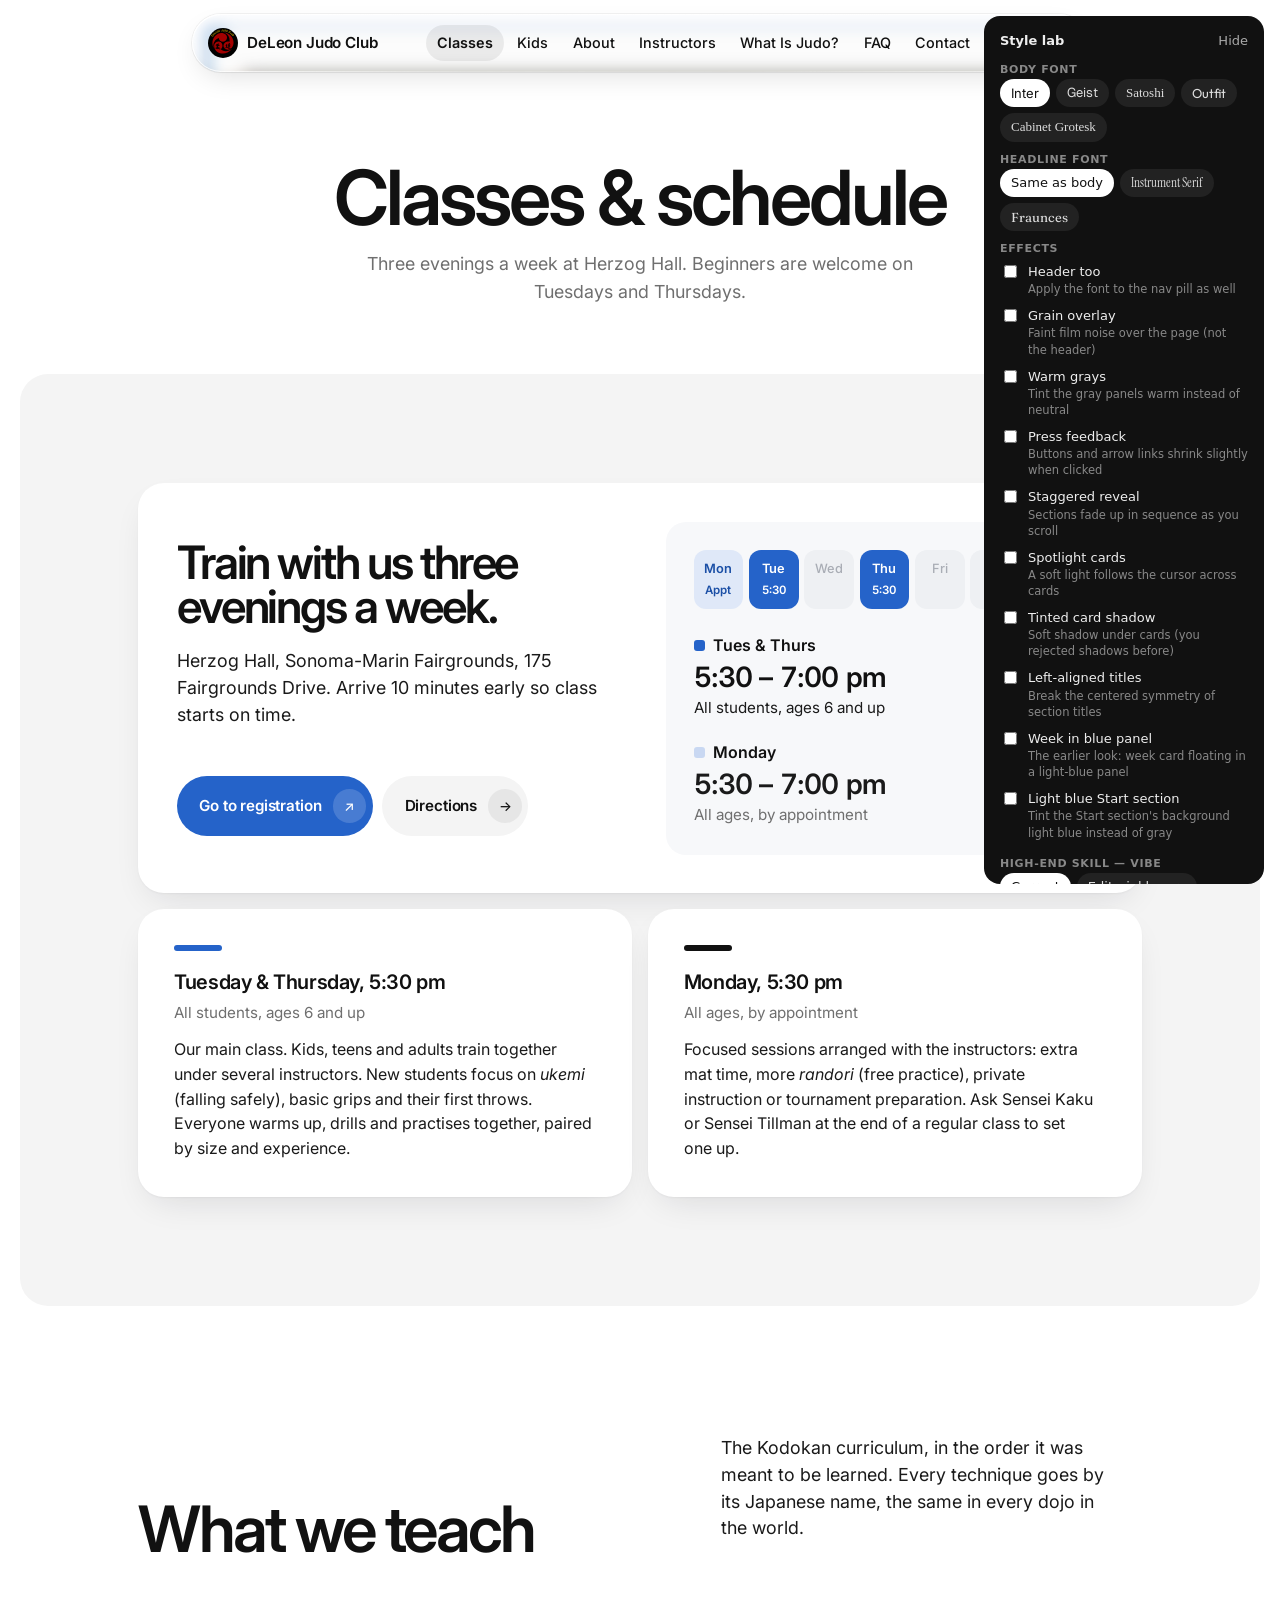
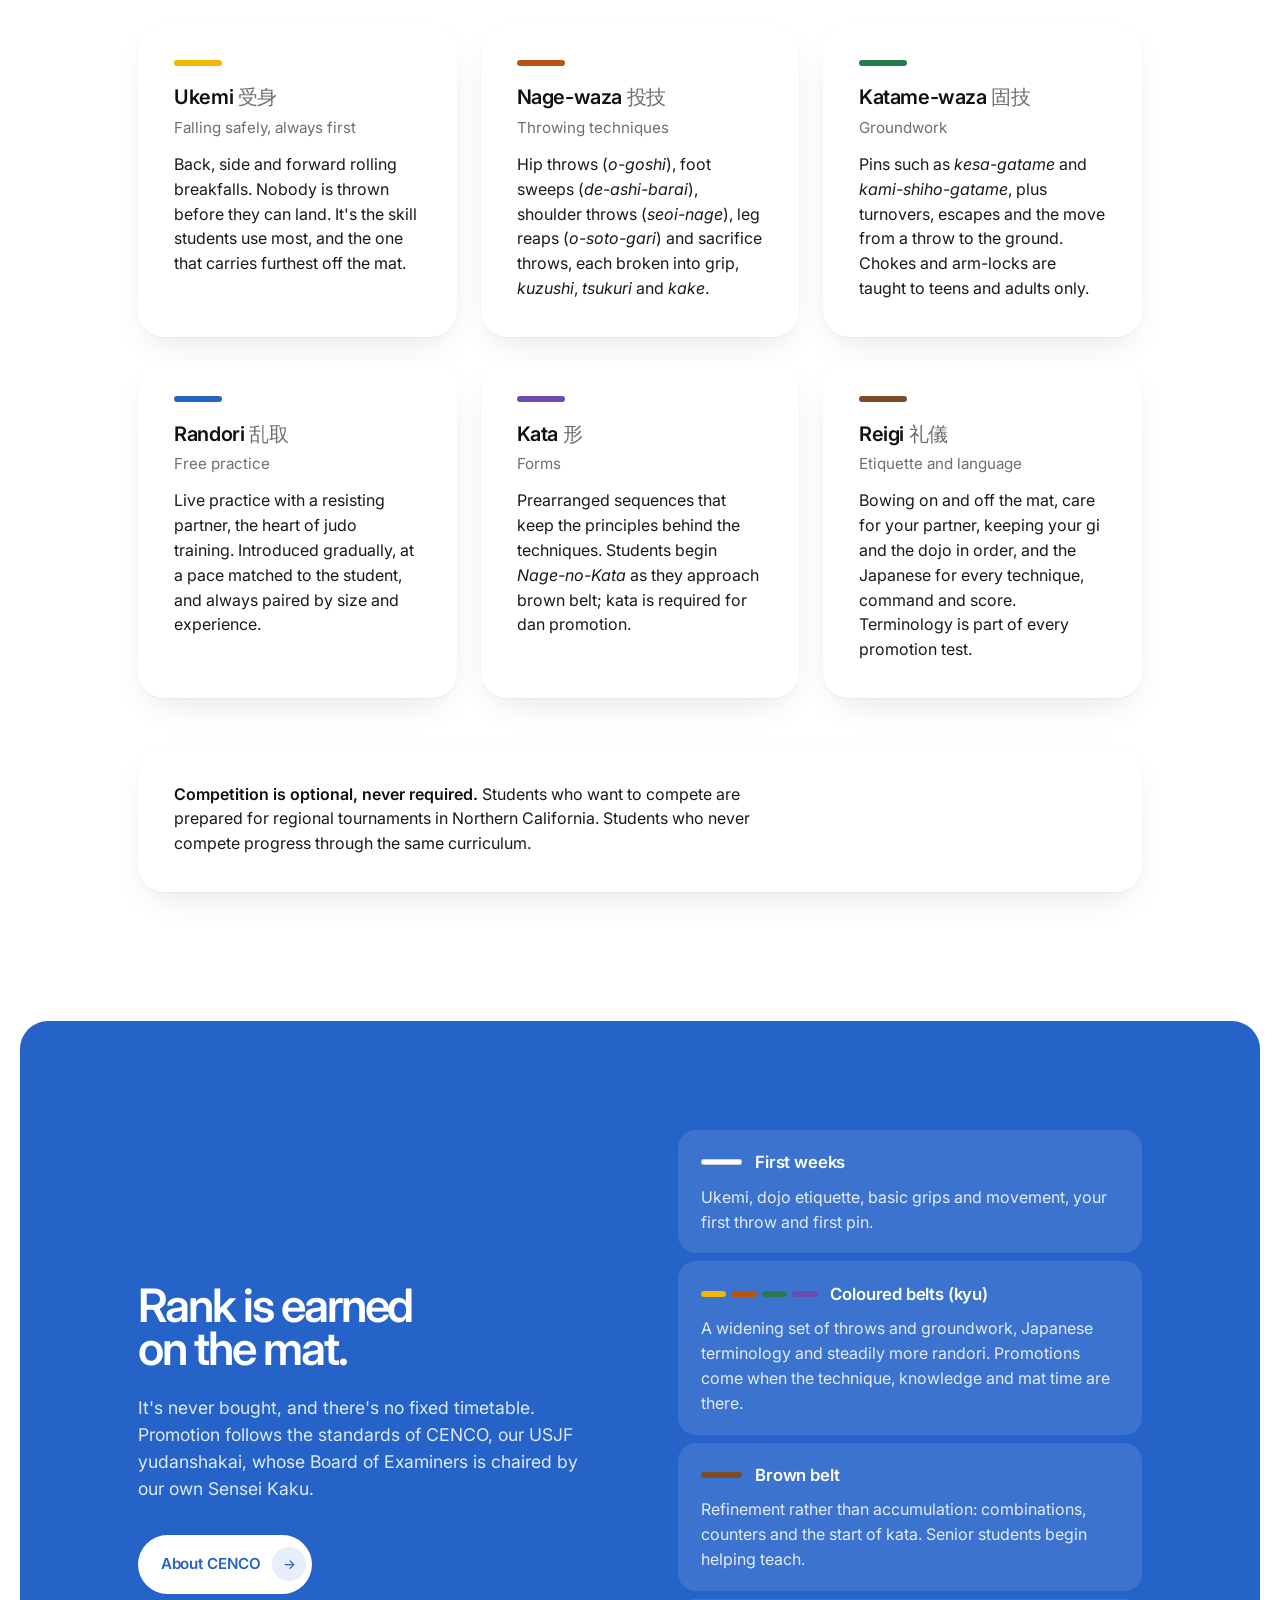
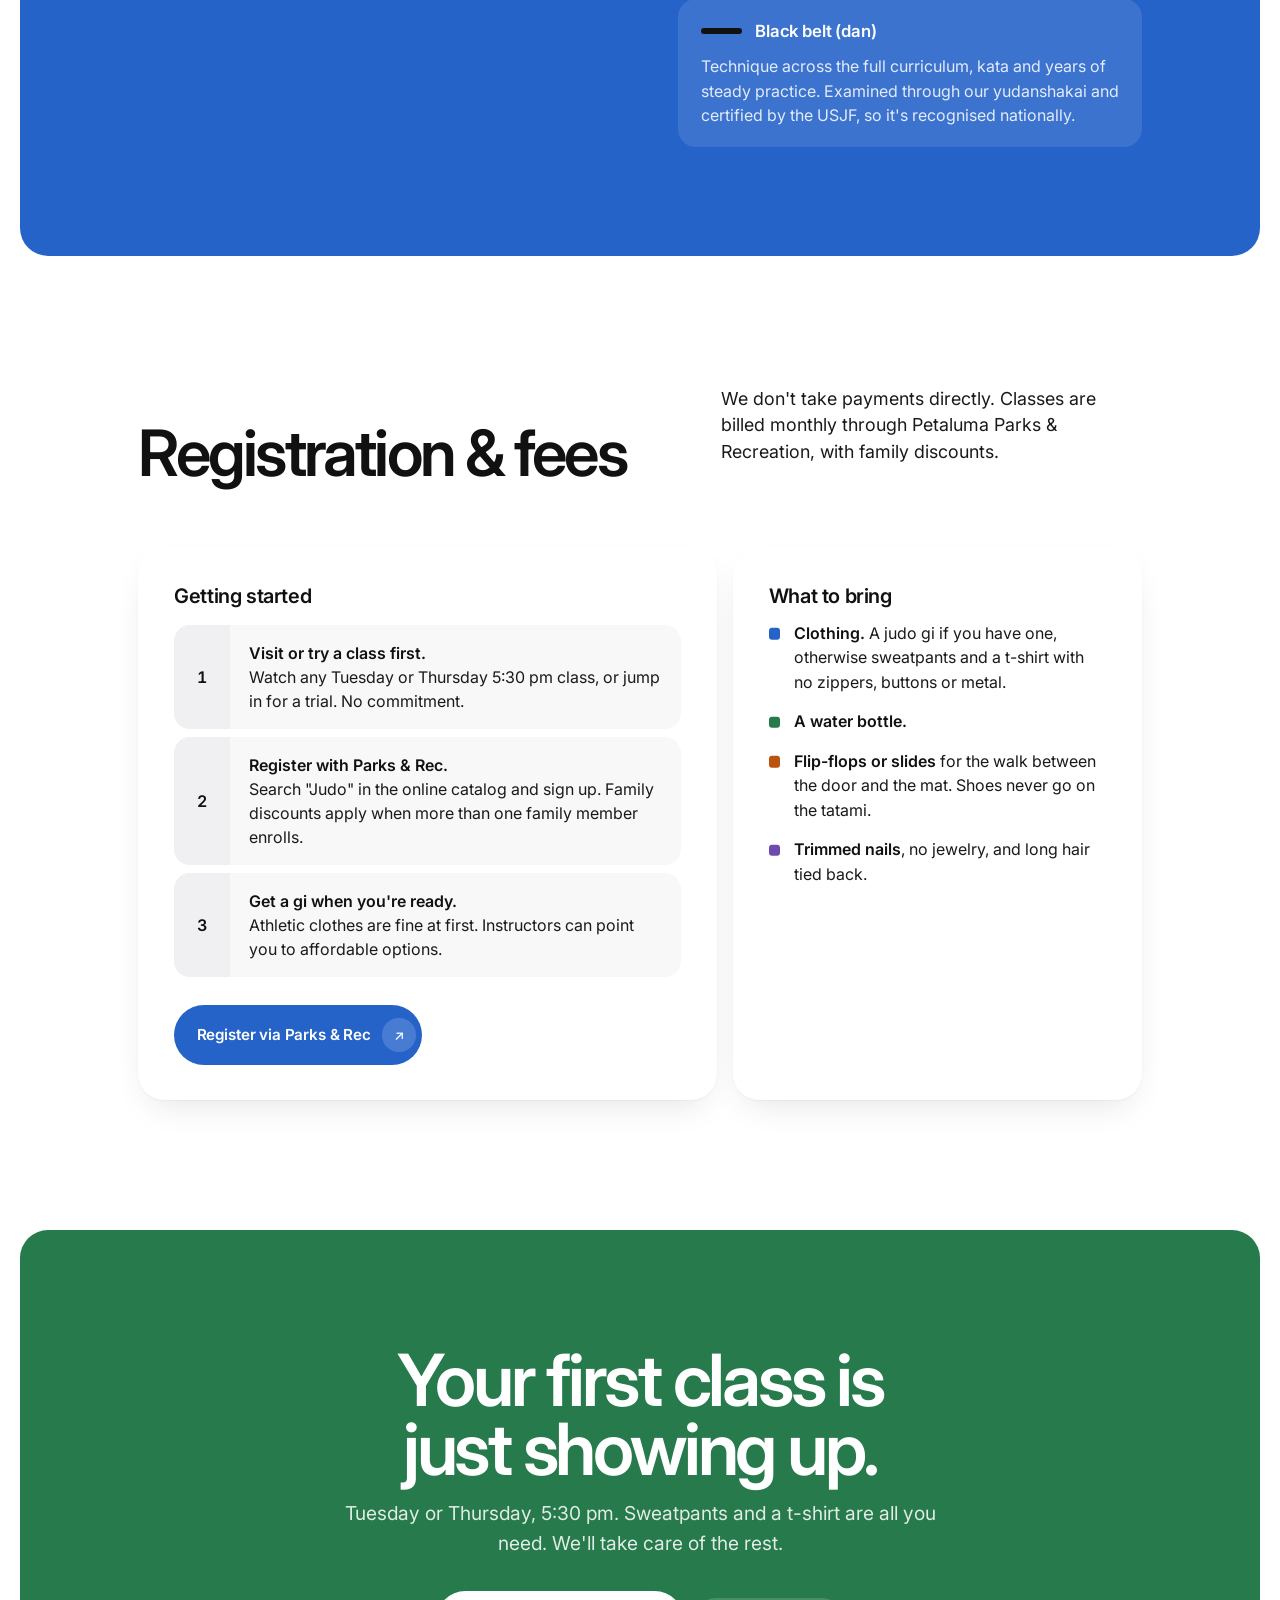
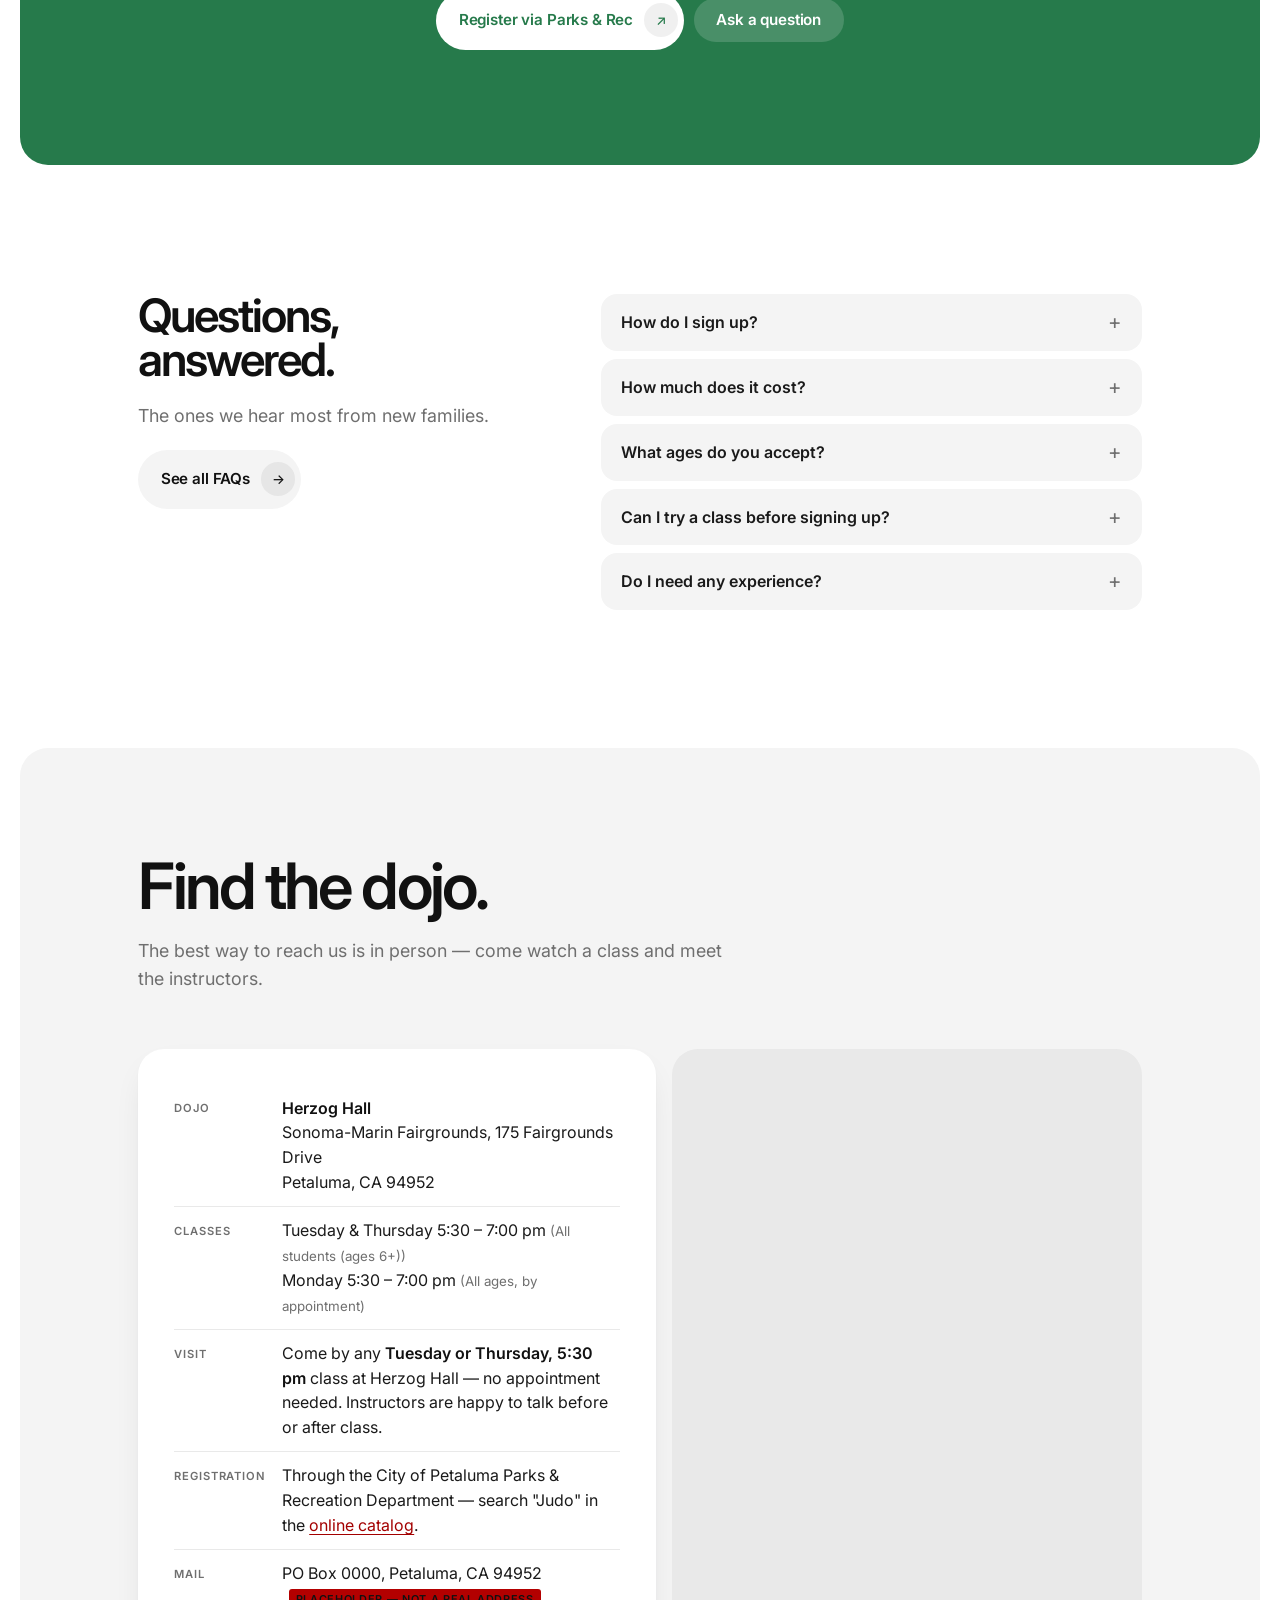
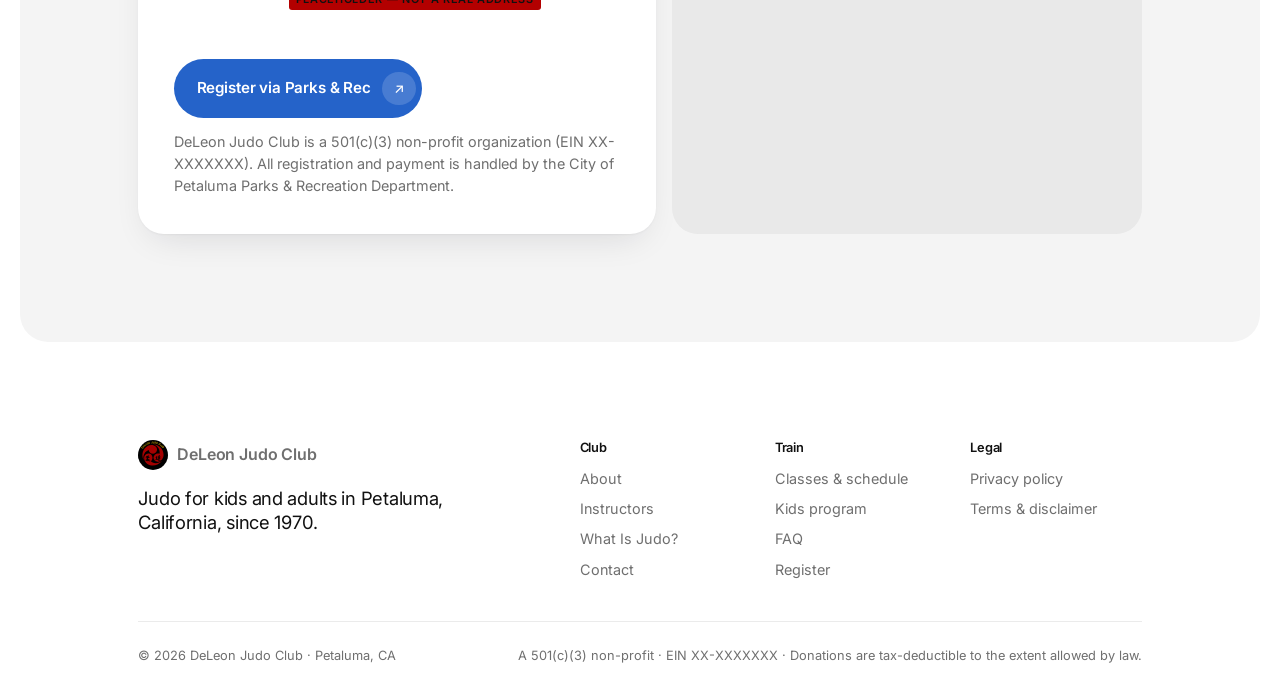
<file: classes.html>
<!DOCTYPE html>
<html lang="en">
<head>
  <meta charset="UTF-8">
  <meta name="viewport" content="width=device-width, initial-scale=1.0">
  <title>Classes &amp; Schedule — DeLeon Judo Club</title>
  <meta name="description" content="Judo class schedule and curriculum for DeLeon Judo Club in Petaluma, CA — ukemi, throws, groundwork, randori and kata. Monday, Tuesday and Thursday evenings, ages 6 and up. Register through Petaluma Parks & Recreation.">
  <link rel="icon" href="public/logo.svg" type="image/svg+xml">
  <link rel="preconnect" href="https://fonts.googleapis.com">
  <link rel="preconnect" href="https://fonts.gstatic.com" crossorigin>
  <link href="https://fonts.googleapis.com/css2?family=Inter:wght@400;500;600;700&display=swap" rel="stylesheet">
  <link rel="stylesheet" href="css/styles.css">
</head>
<body>

<header class="site-header">
  <div class="wrap" data-liquid-glass>
    <a class="brand" href="index.html">
      <img src="public/logo.svg" alt="DeLeon Judo Club logo">
      <span>DeLeon Judo Club</span>
    </a>
    <button class="nav-toggle" aria-expanded="false" aria-controls="site-nav">Menu</button>
    <nav class="site-nav" id="site-nav" aria-label="Main">
      <ul>
        <li><a href="classes.html">Classes</a></li>
        <li><a href="kids.html">Kids</a></li>
        <li><a href="about.html">About</a></li>
        <li><a href="instructors.html">Instructors</a></li>
        <li><a href="what-is-judo.html">What Is Judo?</a></li>
        <li><a href="faq.html">FAQ</a></li>
        <li><a href="contact.html">Contact</a></li>
        <li><a class="nav-cta" data-register href="https://secure.rec1.com/CA/petaluma-ca/catalog">Register</a></li>
      </ul>
    </nav>
  </div>
</header>

<main>
  <div class="page-head">
    <div class="wrap">
      <h1>Classes &amp; schedule</h1>
      <p>Three evenings a week at Herzog Hall. Beginners are welcome on Tuesdays and Thursdays.</p>
    </div>
  </div>

  <!-- Rhythm: panel, quiet, BLUE BAND, quiet, GREEN CTA, quiet, panel —
       colour blocks never touch. -->

  <section class="alt">
    <div class="wrap">
      <div class="grid-12">
        <div class="shell span-12" data-reveal>
          <div class="core start-card">
            <div class="start-copy">
              <h2>Train with us three evenings a week.</h2>
              <p class="lede">Herzog Hall, Sonoma-Marin Fairgrounds, 175 Fairgrounds Drive. Arrive 10 minutes early so class starts on time.</p>
              <div class="actions push">
                <a class="btn" data-register href="https://secure.rec1.com/CA/petaluma-ca/catalog">Go to registration</a>
                <a class="link-arrow" href="https://www.google.com/maps/dir/?api=1&amp;destination=Herzog%20Hall%2C%20Sonoma-Marin%20Fairgrounds%2C%20Petaluma%2C%20CA%2094952" target="_blank" rel="noopener">Directions</a>
              </div>
            </div>
            <div class="week-panel" data-week></div>
          </div>
        </div>

        <div class="shell span-6" data-reveal>
          <div class="core belted c-blue">
            <h3>Tuesday &amp; Thursday, 5:30 pm</h3>
            <p class="sub">All students, ages 6 and up</p>
            <p>Our main class. Kids, teens and adults train together under several instructors. New students focus on <em>ukemi</em> (falling safely), basic grips and their first throws. Everyone warms up, drills and practises together, paired by size and experience.</p>
          </div>
        </div>
        <div class="shell span-6" data-reveal>
          <div class="core belted c-black">
            <h3>Monday, 5:30 pm</h3>
            <p class="sub">All ages, by appointment</p>
            <p>Focused sessions arranged with the instructors: extra mat time, more <em>randori</em> (free practice), private instruction or tournament preparation. Ask Sensei Kaku or Sensei Tillman at the end of a regular class to set one up.</p>
          </div>
        </div>
      </div>
    </div>
  </section>

  <section id="curriculum">
    <div class="wrap">
      <div class="head-split" data-reveal>
        <h2>What we teach</h2>
        <p class="lede">The Kodokan curriculum, in the order it was meant to be learned. Every technique goes by its Japanese name, the same in every dojo in the world.</p>
      </div>
      <div class="cards">
        <div class="shell" data-reveal>
          <div class="core belted c-yellow">
            <h3>Ukemi <span class="jp-term">受身</span></h3>
            <p class="sub">Falling safely, always first</p>
            <p>Back, side and forward rolling breakfalls. Nobody is thrown before they can land. It's the skill students use most, and the one that carries furthest off the mat.</p>
          </div>
        </div>
        <div class="shell" data-reveal>
          <div class="core belted c-orange">
            <h3>Nage-waza <span class="jp-term">投技</span></h3>
            <p class="sub">Throwing techniques</p>
            <p>Hip throws (<em>o-goshi</em>), foot sweeps (<em>de-ashi-barai</em>), shoulder throws (<em>seoi-nage</em>), leg reaps (<em>o-soto-gari</em>) and sacrifice throws, each broken into grip, <em>kuzushi</em>, <em>tsukuri</em> and <em>kake</em>.</p>
          </div>
        </div>
        <div class="shell" data-reveal>
          <div class="core belted c-green">
            <h3>Katame-waza <span class="jp-term">固技</span></h3>
            <p class="sub">Groundwork</p>
            <p>Pins such as <em>kesa-gatame</em> and <em>kami-shiho-gatame</em>, plus turnovers, escapes and the move from a throw to the ground. Chokes and arm-locks are taught to teens and adults only.</p>
          </div>
        </div>
        <div class="shell" data-reveal>
          <div class="core belted c-blue">
            <h3>Randori <span class="jp-term">乱取</span></h3>
            <p class="sub">Free practice</p>
            <p>Live practice with a resisting partner, the heart of judo training. Introduced gradually, at a pace matched to the student, and always paired by size and experience.</p>
          </div>
        </div>
        <div class="shell" data-reveal>
          <div class="core belted c-purple">
            <h3>Kata <span class="jp-term">形</span></h3>
            <p class="sub">Forms</p>
            <p>Prearranged sequences that keep the principles behind the techniques. Students begin <em>Nage-no-Kata</em> as they approach brown belt; kata is required for dan promotion.</p>
          </div>
        </div>
        <div class="shell" data-reveal>
          <div class="core belted c-brown">
            <h3>Reigi <span class="jp-term">礼儀</span></h3>
            <p class="sub">Etiquette and language</p>
            <p>Bowing on and off the mat, care for your partner, keeping your gi and the dojo in order, and the Japanese for every technique, command and score. Terminology is part of every promotion test.</p>
          </div>
        </div>
      </div>
      <div class="shell note-row" data-reveal>
        <div class="core">
          <p><strong>Competition is optional, never required.</strong> Students who want to compete are prepared for regional tournaments in Northern California. Students who never compete progress through the same curriculum.</p>
        </div>
      </div>
    </div>
  </section>

  <section class="band blue" id="progress">
    <div class="wrap band-split">
      <div data-reveal>
        <h2>Rank is earned on the mat.</h2>
        <p>It's never bought, and there's no fixed timetable. Promotion follows the standards of CENCO, our USJF yudanshakai, whose Board of Examiners is chaired by our own Sensei Kaku.</p>
        <div class="actions"><a class="link-arrow" href="about.html#cenco">About CENCO</a></div>
      </div>
      <ol class="ladder" data-reveal>
        <li>
          <span class="stage"><span class="obis solo"><span class="obi c-white"></span></span>First weeks</span>
          <p>Ukemi, dojo etiquette, basic grips and movement, your first throw and first pin.</p>
        </li>
        <li>
          <span class="stage"><span class="obis"><span class="obi c-yellow"></span><span class="obi c-orange"></span><span class="obi c-green"></span><span class="obi c-purple"></span></span>Coloured belts (kyu)</span>
          <p>A widening set of throws and groundwork, Japanese terminology and steadily more randori. Promotions come when the technique, knowledge and mat time are there.</p>
        </li>
        <li>
          <span class="stage"><span class="obis solo"><span class="obi c-brown"></span></span>Brown belt</span>
          <p>Refinement rather than accumulation: combinations, counters and the start of kata. Senior students begin helping teach.</p>
        </li>
        <li>
          <span class="stage"><span class="obis solo"><span class="obi c-black"></span></span>Black belt (dan)</span>
          <p>Technique across the full curriculum, kata and years of steady practice. Examined through our yudanshakai and certified by the USJF, so it's recognised nationally.</p>
        </li>
      </ol>
    </div>
  </section>

  <section>
    <div class="wrap">
      <div class="head-split" data-reveal>
        <h2>Registration &amp; fees</h2>
        <p class="lede">We don't take payments directly. Classes are billed monthly through Petaluma Parks &amp; Recreation, with family discounts.</p>
      </div>
      <div class="grid-12">
        <div class="shell span-7" data-reveal>
          <div class="core">
            <h3 class="card-title">Getting started</h3>
            <ol class="start-list">
              <li><span><strong>Visit or try a class first.</strong> Watch any Tuesday or Thursday 5:30 pm class, or jump in for a trial. No commitment.</span></li>
              <li><span><strong>Register with Parks &amp; Rec.</strong> Search "Judo" in the online catalog and sign up. Family discounts apply when more than one family member enrolls.</span></li>
              <li><span><strong>Get a gi when you're ready.</strong> Athletic clothes are fine at first. Instructors can point you to affordable options.</span></li>
            </ol>
            <div class="actions push">
              <a class="btn" data-register href="https://secure.rec1.com/CA/petaluma-ca/catalog">Register via Parks &amp; Rec</a>
            </div>
          </div>
        </div>
        <div class="shell span-5" data-reveal>
          <div class="core">
            <h3 class="card-title">What to bring</h3>
            <ul class="dot-list">
              <li class="c-blue"><span><strong>Clothing.</strong> A judo gi if you have one, otherwise sweatpants and a t-shirt with no zippers, buttons or metal.</span></li>
              <li class="c-green"><span><strong>A water bottle.</strong></span></li>
              <li class="c-orange"><span><strong>Flip-flops or slides</strong> for the walk between the door and the mat. Shoes never go on the tatami.</span></li>
              <li class="c-purple"><span><strong>Trimmed nails</strong>, no jewelry, and long hair tied back.</span></li>
            </ul>
          </div>
        </div>
      </div>
    </div>
  </section>

  <section class="callout-section green">
    <div class="wrap">
      <h2>Your first class is just showing up.</h2>
      <p>Tuesday or Thursday, 5:30 pm. Sweatpants and a t-shirt are all you need. We'll take care of the rest.</p>
      <div class="actions">
        <a class="btn" data-register href="https://secure.rec1.com/CA/petaluma-ca/catalog">Register via Parks &amp; Rec</a>
        <a class="btn btn-outline" href="contact.html">Ask a question</a>
      </div>
    </div>
  </section>

  <section id="faq" data-limit="5"></section>
  <section id="contact" class="alt"></section>
</main>

<footer class="site-footer">
  <div class="wrap">
    <div class="footer-top">
      <div class="footer-brand">
        <a class="brand" href="index.html">
          <img src="public/logo.svg" alt="">
          <span>DeLeon Judo Club</span>
        </a>
        <p>Judo for kids and adults in Petaluma, California, since 1970.</p>
      </div>
      <nav class="footer-cols" aria-label="Footer">
        <div>
          <h4>Club</h4>
          <ul>
            <li><a href="about.html">About</a></li>
            <li><a href="instructors.html">Instructors</a></li>
            <li><a href="what-is-judo.html">What Is Judo?</a></li>
            <li><a href="contact.html">Contact</a></li>
          </ul>
        </div>
        <div>
          <h4>Train</h4>
          <ul>
            <li><a href="classes.html">Classes &amp; schedule</a></li>
            <li><a href="kids.html">Kids program</a></li>
            <li><a href="faq.html">FAQ</a></li>
            <li><a data-register href="https://secure.rec1.com/CA/petaluma-ca/catalog">Register</a></li>
          </ul>
        </div>
        <div>
          <h4>Legal</h4>
          <ul>
            <li><a href="privacy.html">Privacy policy</a></li>
            <li><a href="terms.html">Terms &amp; disclaimer</a></li>
          </ul>
        </div>
      </nav>
    </div>
    <div class="footer-bottom">
      <p>&copy; <span data-year>2026</span> DeLeon Judo Club &middot; Petaluma, CA</p>
      <p>A 501(c)(3) non-profit &middot; EIN <span data-ein>XX-XXXXXXX</span> &middot; Donations are tax-deductible to the extent allowed by law.</p>
    </div>
  </div>
</footer>

<script src="js/main.js"></script>
<script src="js/liquid-glass.js"></script>
<script src="js/style-lab.js"></script>
</body>
</html>
</file>
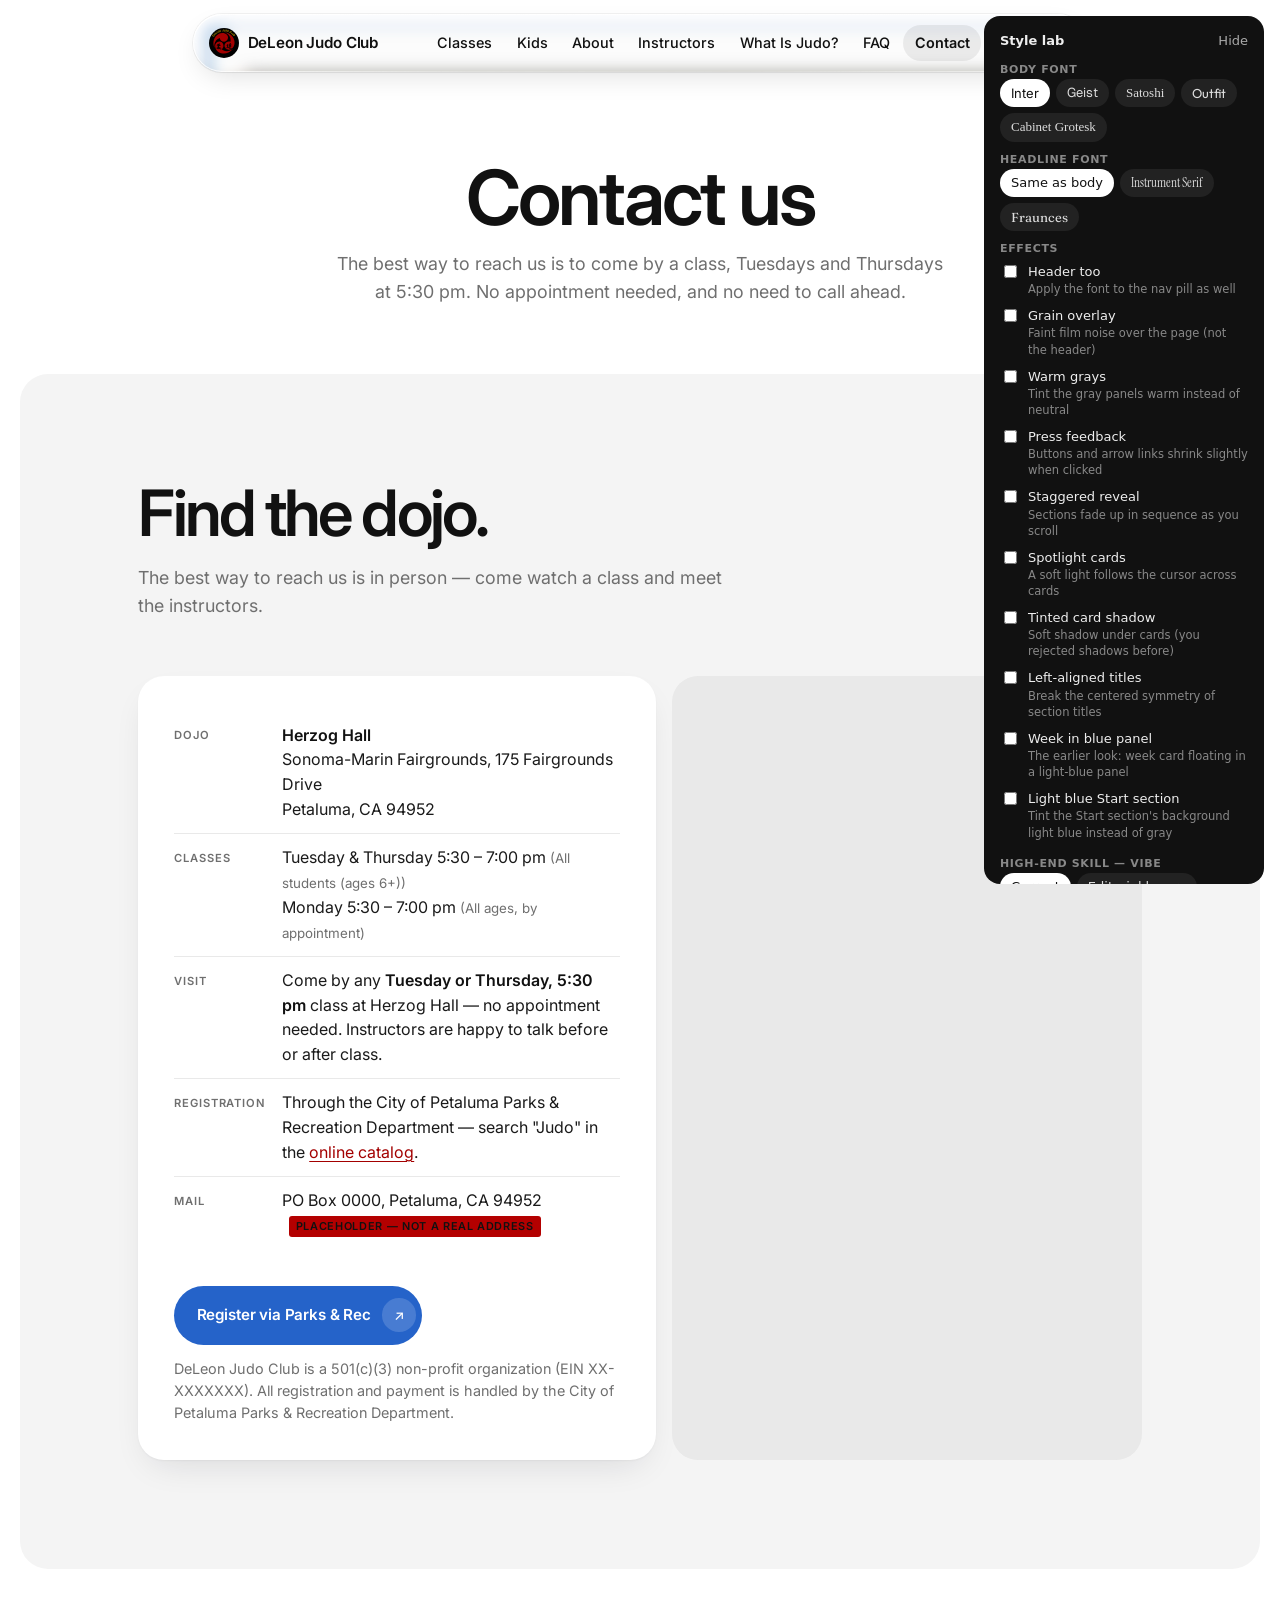
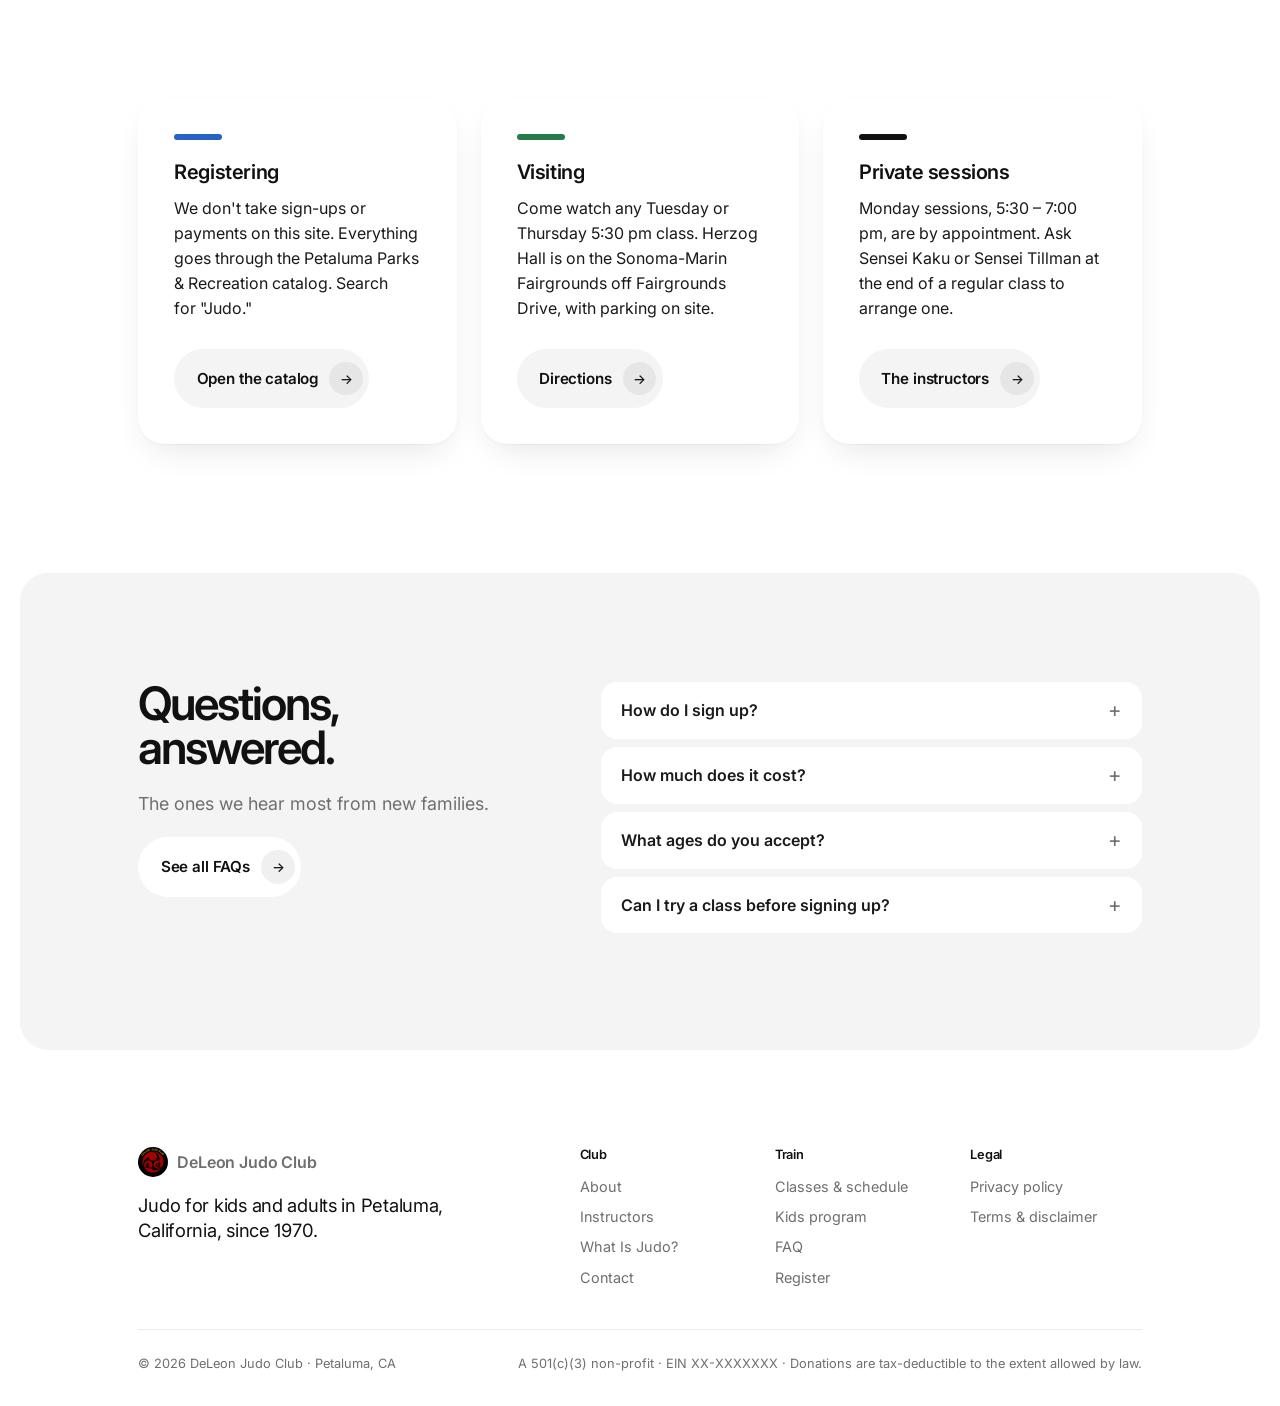
<file: contact.html>
<!DOCTYPE html>
<html lang="en">
<head>
  <meta charset="UTF-8">
  <meta name="viewport" content="width=device-width, initial-scale=1.0">
  <title>Contact Us — DeLeon Judo Club</title>
  <meta name="description" content="Contact DeLeon Judo Club in Petaluma, CA. Location, class times, visiting a class, and how to register through Petaluma Parks & Recreation.">
  <link rel="icon" href="public/logo.svg" type="image/svg+xml">
  <link rel="preconnect" href="https://fonts.googleapis.com">
  <link rel="preconnect" href="https://fonts.gstatic.com" crossorigin>
  <link href="https://fonts.googleapis.com/css2?family=Inter:wght@400;500;600;700&display=swap" rel="stylesheet">
  <link rel="stylesheet" href="css/styles.css">
</head>
<body>

<header class="site-header">
  <div class="wrap" data-liquid-glass>
    <a class="brand" href="index.html">
      <img src="public/logo.svg" alt="DeLeon Judo Club logo">
      <span>DeLeon Judo Club</span>
    </a>
    <button class="nav-toggle" aria-expanded="false" aria-controls="site-nav">Menu</button>
    <nav class="site-nav" id="site-nav" aria-label="Main">
      <ul>
        <li><a href="classes.html">Classes</a></li>
        <li><a href="kids.html">Kids</a></li>
        <li><a href="about.html">About</a></li>
        <li><a href="instructors.html">Instructors</a></li>
        <li><a href="what-is-judo.html">What Is Judo?</a></li>
        <li><a href="faq.html">FAQ</a></li>
        <li><a href="contact.html">Contact</a></li>
        <li><a class="nav-cta" data-register href="https://secure.rec1.com/CA/petaluma-ca/catalog">Register</a></li>
      </ul>
    </nav>
  </div>
</header>

<main>
  <div class="page-head">
    <div class="wrap">
      <h1>Contact us</h1>
      <p>The best way to reach us is to come by a class, Tuesdays and Thursdays at 5:30 pm. No appointment needed, and no need to call ahead.</p>
    </div>
  </div>

  <!-- Full contact block rendered from js/main.js -->
  <section id="contact" class="alt"></section>

  <section>
    <div class="wrap">
      <div class="cards">
        <div class="shell" data-reveal>
          <div class="core belted c-blue">
            <h3>Registering</h3>
            <p>We don't take sign-ups or payments on this site. Everything goes through the Petaluma Parks &amp; Recreation catalog. Search for "Judo."</p>
            <div class="push"><a class="link-arrow" data-register href="https://secure.rec1.com/CA/petaluma-ca/catalog">Open the catalog</a></div>
          </div>
        </div>
        <div class="shell" data-reveal>
          <div class="core belted c-green">
            <h3>Visiting</h3>
            <p>Come watch any Tuesday or Thursday 5:30 pm class. Herzog Hall is on the Sonoma-Marin Fairgrounds off Fairgrounds Drive, with parking on site.</p>
            <div class="push"><a class="link-arrow" href="https://www.google.com/maps/dir/?api=1&amp;destination=Herzog%20Hall%2C%20Sonoma-Marin%20Fairgrounds%2C%20Petaluma%2C%20CA%2094952" target="_blank" rel="noopener">Directions</a></div>
          </div>
        </div>
        <div class="shell" data-reveal>
          <div class="core belted c-black">
            <h3>Private sessions</h3>
            <p>Monday sessions, 5:30 – 7:00 pm, are by appointment. Ask Sensei Kaku or Sensei Tillman at the end of a regular class to arrange one.</p>
            <div class="push"><a class="link-arrow" href="instructors.html">The instructors</a></div>
          </div>
        </div>
      </div>
    </div>
  </section>

  <section id="faq" data-limit="4" class="alt"></section>
</main>

<footer class="site-footer">
  <div class="wrap">
    <div class="footer-top">
      <div class="footer-brand">
        <a class="brand" href="index.html">
          <img src="public/logo.svg" alt="">
          <span>DeLeon Judo Club</span>
        </a>
        <p>Judo for kids and adults in Petaluma, California, since 1970.</p>
      </div>
      <nav class="footer-cols" aria-label="Footer">
        <div>
          <h4>Club</h4>
          <ul>
            <li><a href="about.html">About</a></li>
            <li><a href="instructors.html">Instructors</a></li>
            <li><a href="what-is-judo.html">What Is Judo?</a></li>
            <li><a href="contact.html">Contact</a></li>
          </ul>
        </div>
        <div>
          <h4>Train</h4>
          <ul>
            <li><a href="classes.html">Classes &amp; schedule</a></li>
            <li><a href="kids.html">Kids program</a></li>
            <li><a href="faq.html">FAQ</a></li>
            <li><a data-register href="https://secure.rec1.com/CA/petaluma-ca/catalog">Register</a></li>
          </ul>
        </div>
        <div>
          <h4>Legal</h4>
          <ul>
            <li><a href="privacy.html">Privacy policy</a></li>
            <li><a href="terms.html">Terms &amp; disclaimer</a></li>
          </ul>
        </div>
      </nav>
    </div>
    <div class="footer-bottom">
      <p>&copy; <span data-year>2026</span> DeLeon Judo Club &middot; Petaluma, CA</p>
      <p>A 501(c)(3) non-profit &middot; EIN <span data-ein>XX-XXXXXXX</span> &middot; Donations are tax-deductible to the extent allowed by law.</p>
    </div>
  </div>
</footer>

<script src="js/main.js"></script>
<script src="js/liquid-glass.js"></script>
<script src="js/style-lab.js"></script>
</body>
</html>
</file>
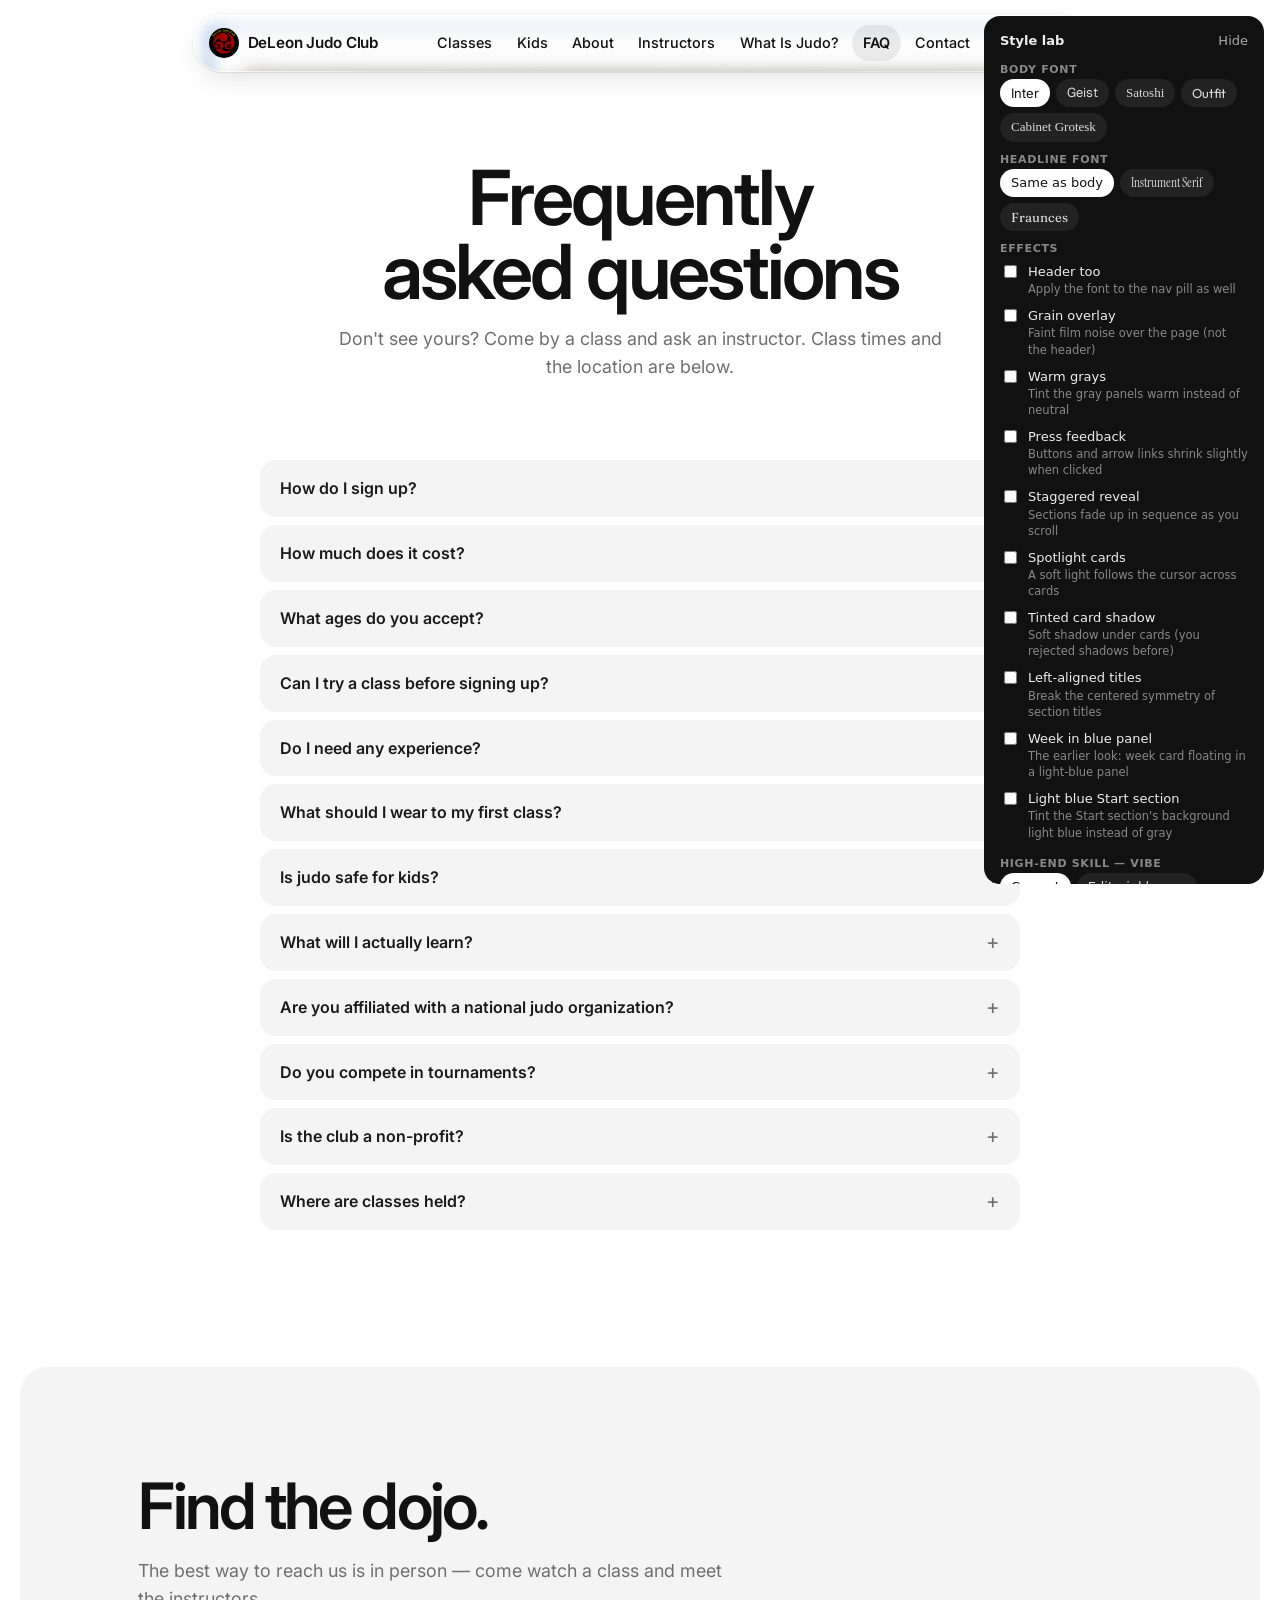
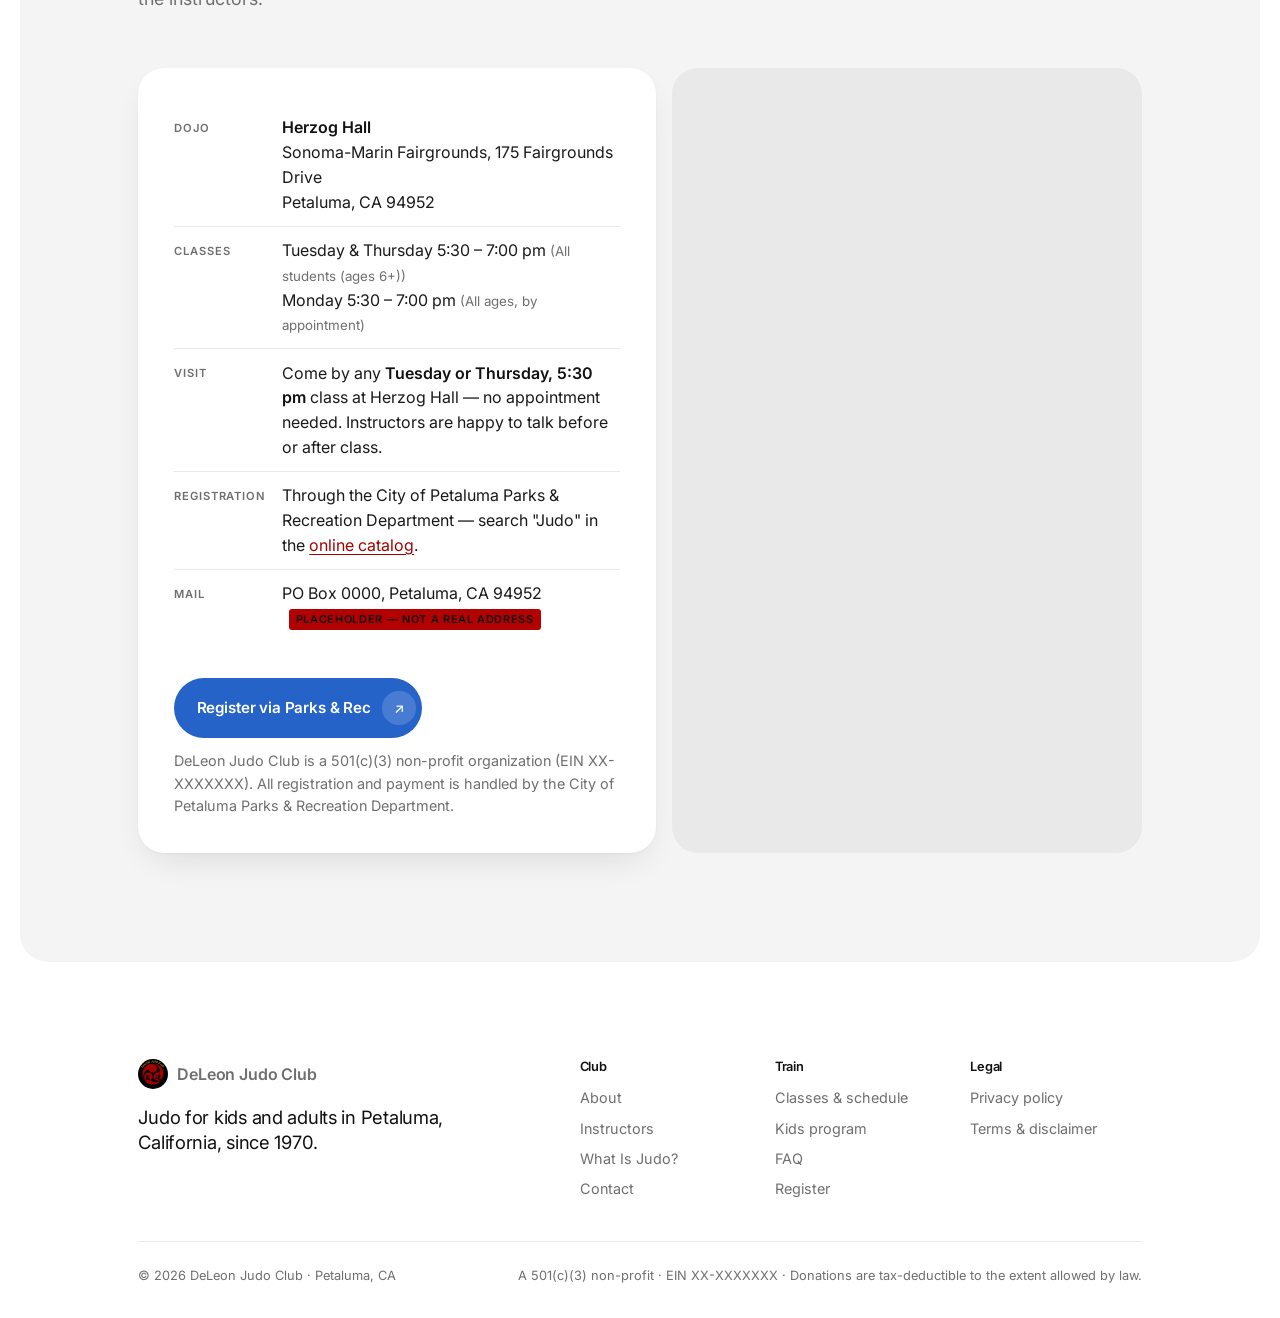
<file: faq.html>
<!DOCTYPE html>
<html lang="en">
<head>
  <meta charset="UTF-8">
  <meta name="viewport" content="width=device-width, initial-scale=1.0">
  <title>FAQs — DeLeon Judo Club</title>
  <meta name="description" content="Answers to common questions about joining DeLeon Judo Club in Petaluma: registration through Parks & Rec, cost, ages, what to wear, and safety.">
  <link rel="icon" href="public/logo.svg" type="image/svg+xml">
  <link rel="preconnect" href="https://fonts.googleapis.com">
  <link rel="preconnect" href="https://fonts.gstatic.com" crossorigin>
  <link href="https://fonts.googleapis.com/css2?family=Inter:wght@400;500;600;700&display=swap" rel="stylesheet">
  <link rel="stylesheet" href="css/styles.css">
</head>
<body>

<header class="site-header">
  <div class="wrap" data-liquid-glass>
    <a class="brand" href="index.html">
      <img src="public/logo.svg" alt="DeLeon Judo Club logo">
      <span>DeLeon Judo Club</span>
    </a>
    <button class="nav-toggle" aria-expanded="false" aria-controls="site-nav">Menu</button>
    <nav class="site-nav" id="site-nav" aria-label="Main">
      <ul>
        <li><a href="classes.html">Classes</a></li>
        <li><a href="kids.html">Kids</a></li>
        <li><a href="about.html">About</a></li>
        <li><a href="instructors.html">Instructors</a></li>
        <li><a href="what-is-judo.html">What Is Judo?</a></li>
        <li><a href="faq.html">FAQ</a></li>
        <li><a href="contact.html">Contact</a></li>
        <li><a class="nav-cta" data-register href="https://secure.rec1.com/CA/petaluma-ca/catalog">Register</a></li>
      </ul>
    </nav>
  </div>
</header>

<main>
  <div class="page-head">
    <div class="wrap">
      <h1>Frequently asked questions</h1>
      <p>Don't see yours? Come by a class and ask an instructor. Class times and the location are below.</p>
    </div>
  </div>

  <!-- Full FAQ list rendered from js/main.js (no data-limit = show all) -->
  <section id="faq" data-notitle></section>
  <section id="contact" class="alt"></section>
</main>

<footer class="site-footer">
  <div class="wrap">
    <div class="footer-top">
      <div class="footer-brand">
        <a class="brand" href="index.html">
          <img src="public/logo.svg" alt="">
          <span>DeLeon Judo Club</span>
        </a>
        <p>Judo for kids and adults in Petaluma, California, since 1970.</p>
      </div>
      <nav class="footer-cols" aria-label="Footer">
        <div>
          <h4>Club</h4>
          <ul>
            <li><a href="about.html">About</a></li>
            <li><a href="instructors.html">Instructors</a></li>
            <li><a href="what-is-judo.html">What Is Judo?</a></li>
            <li><a href="contact.html">Contact</a></li>
          </ul>
        </div>
        <div>
          <h4>Train</h4>
          <ul>
            <li><a href="classes.html">Classes &amp; schedule</a></li>
            <li><a href="kids.html">Kids program</a></li>
            <li><a href="faq.html">FAQ</a></li>
            <li><a data-register href="https://secure.rec1.com/CA/petaluma-ca/catalog">Register</a></li>
          </ul>
        </div>
        <div>
          <h4>Legal</h4>
          <ul>
            <li><a href="privacy.html">Privacy policy</a></li>
            <li><a href="terms.html">Terms &amp; disclaimer</a></li>
          </ul>
        </div>
      </nav>
    </div>
    <div class="footer-bottom">
      <p>&copy; <span data-year>2026</span> DeLeon Judo Club &middot; Petaluma, CA</p>
      <p>A 501(c)(3) non-profit &middot; EIN <span data-ein>XX-XXXXXXX</span> &middot; Donations are tax-deductible to the extent allowed by law.</p>
    </div>
  </div>
</footer>

<script src="js/main.js"></script>
<script src="js/liquid-glass.js"></script>
<script src="js/style-lab.js"></script>
</body>
</html>
</file>
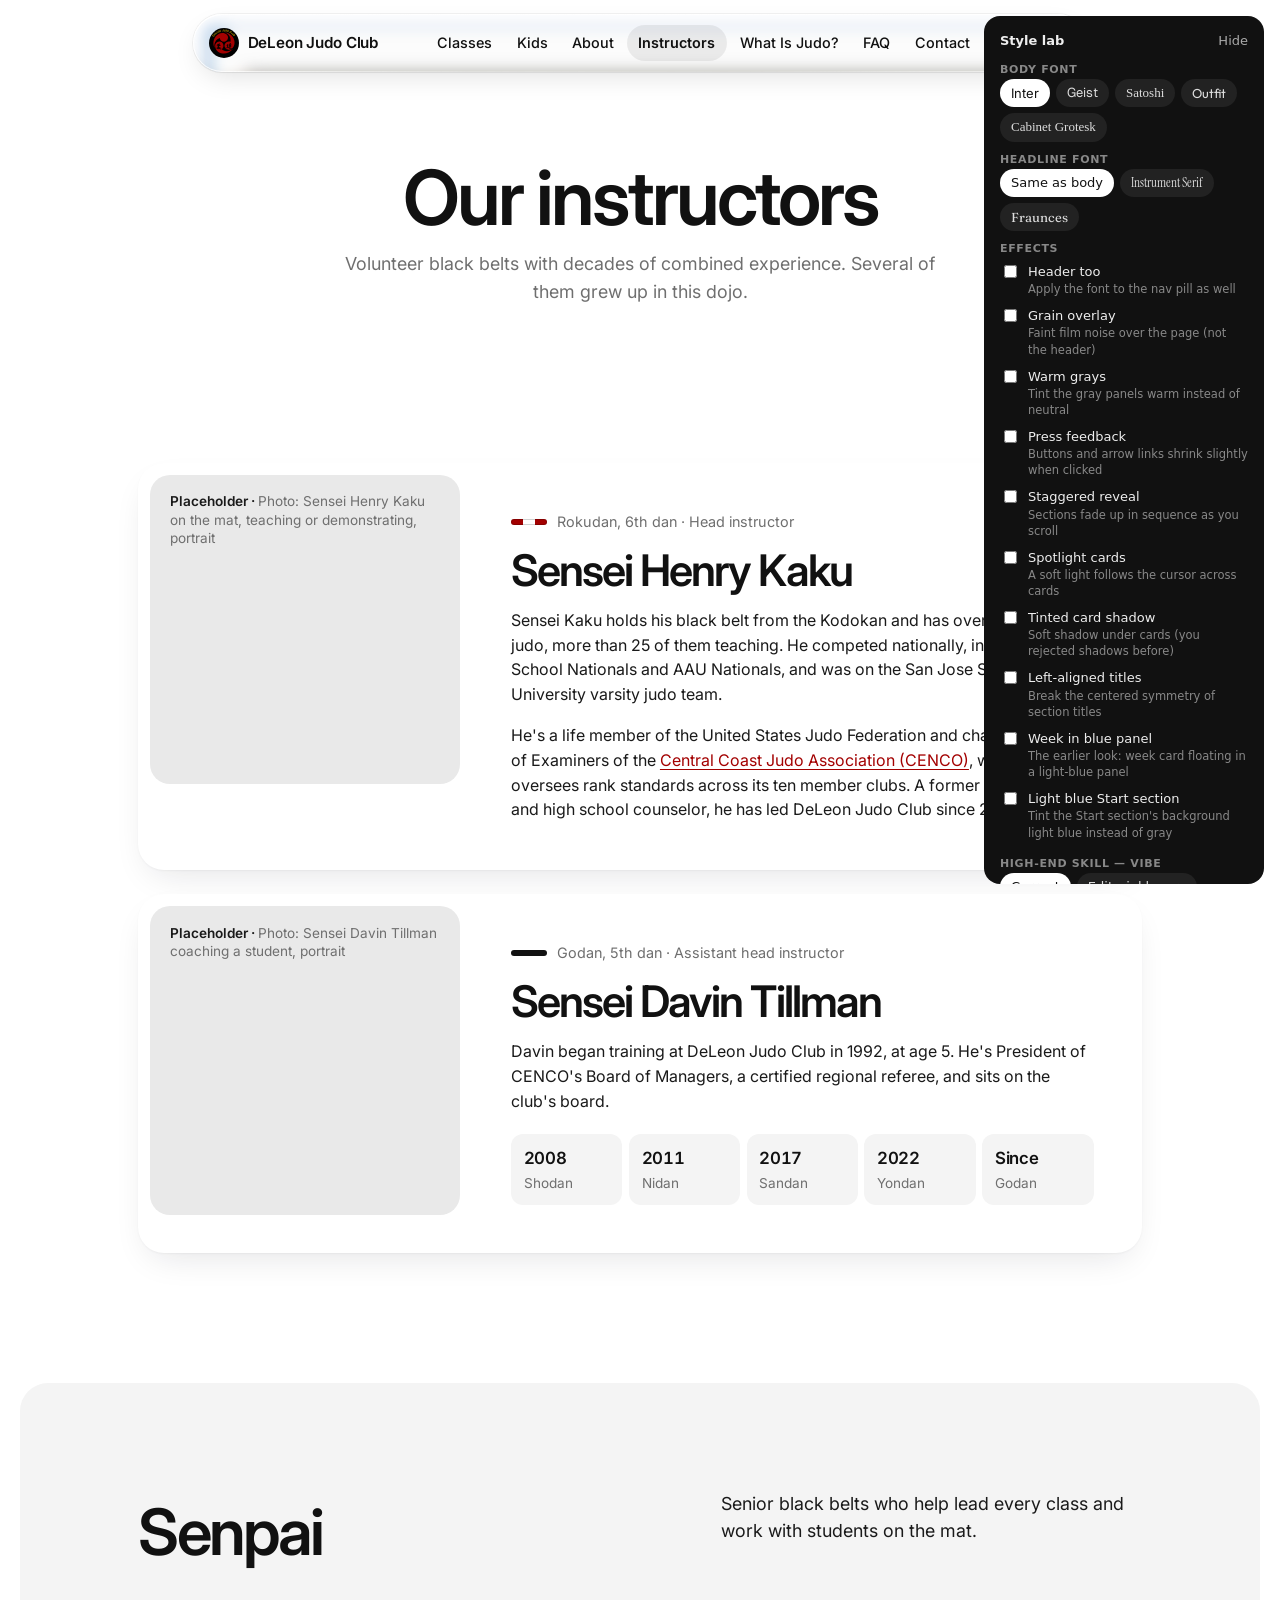
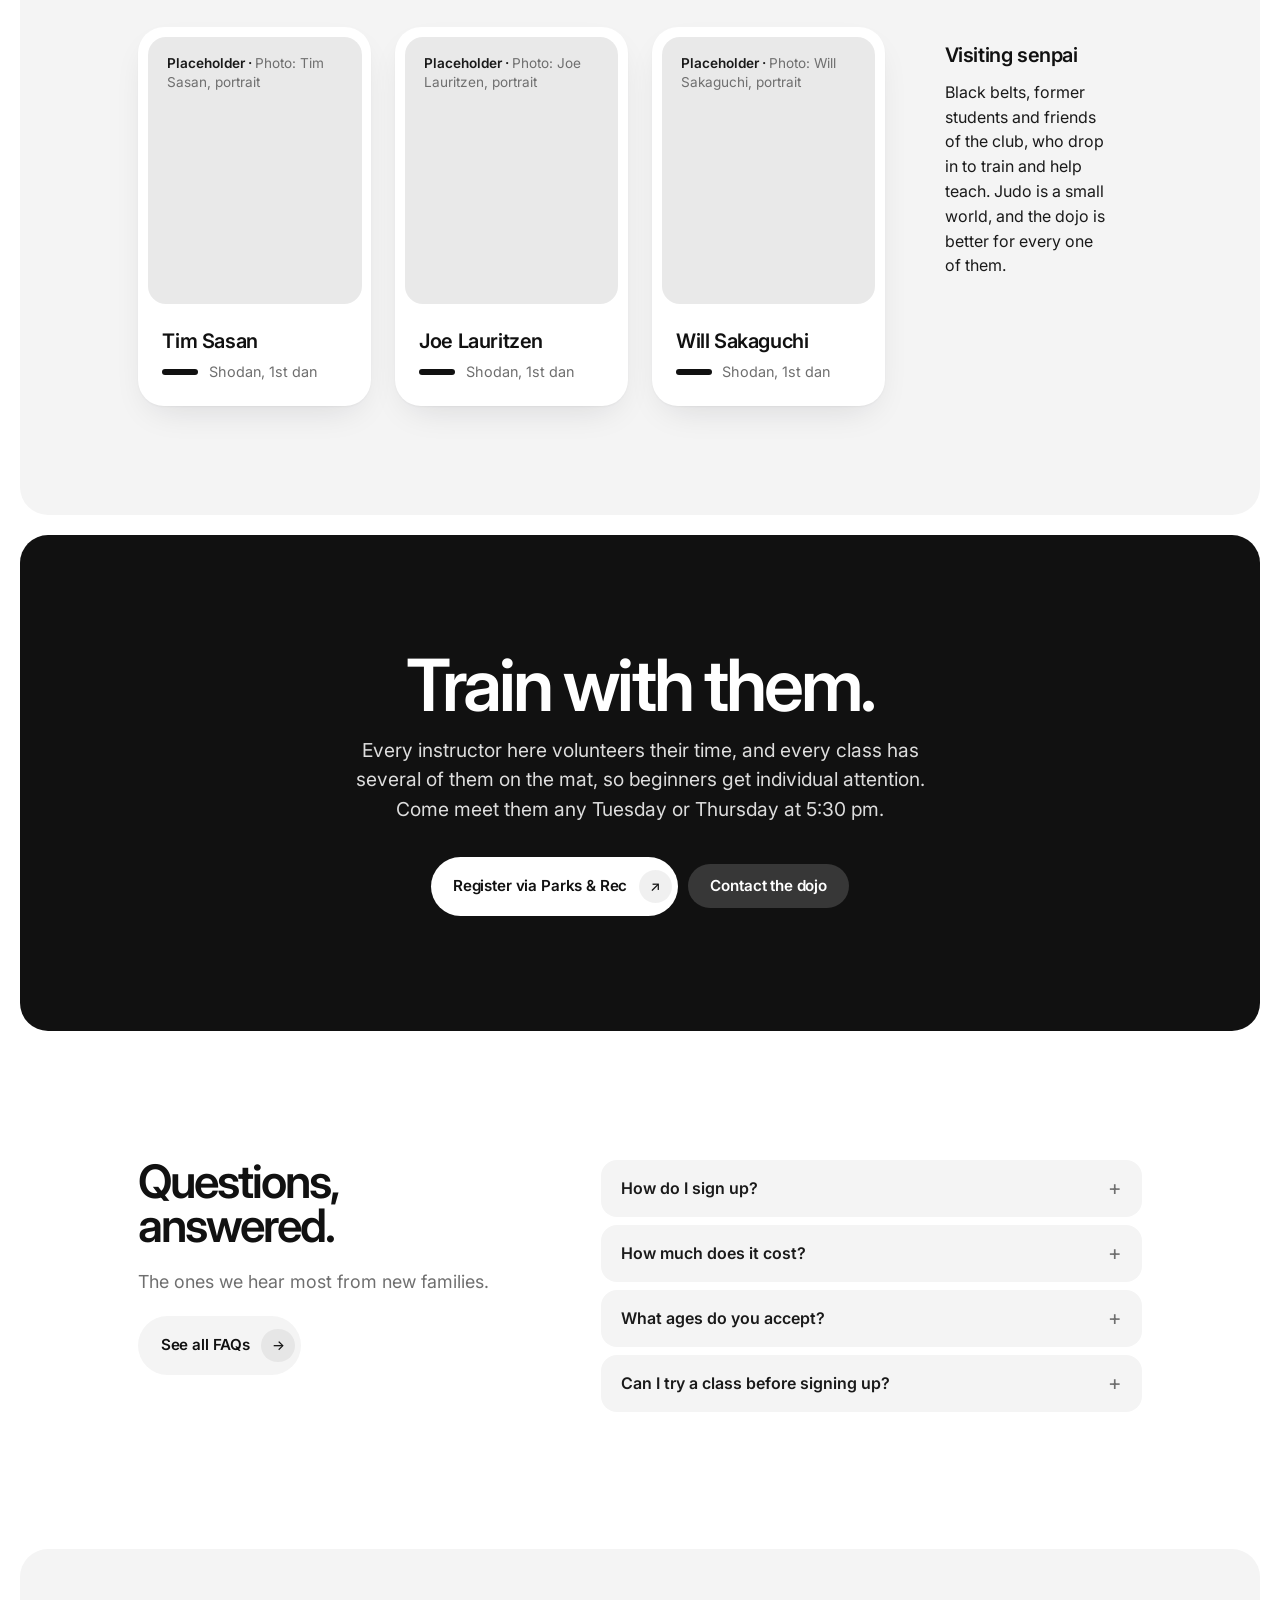
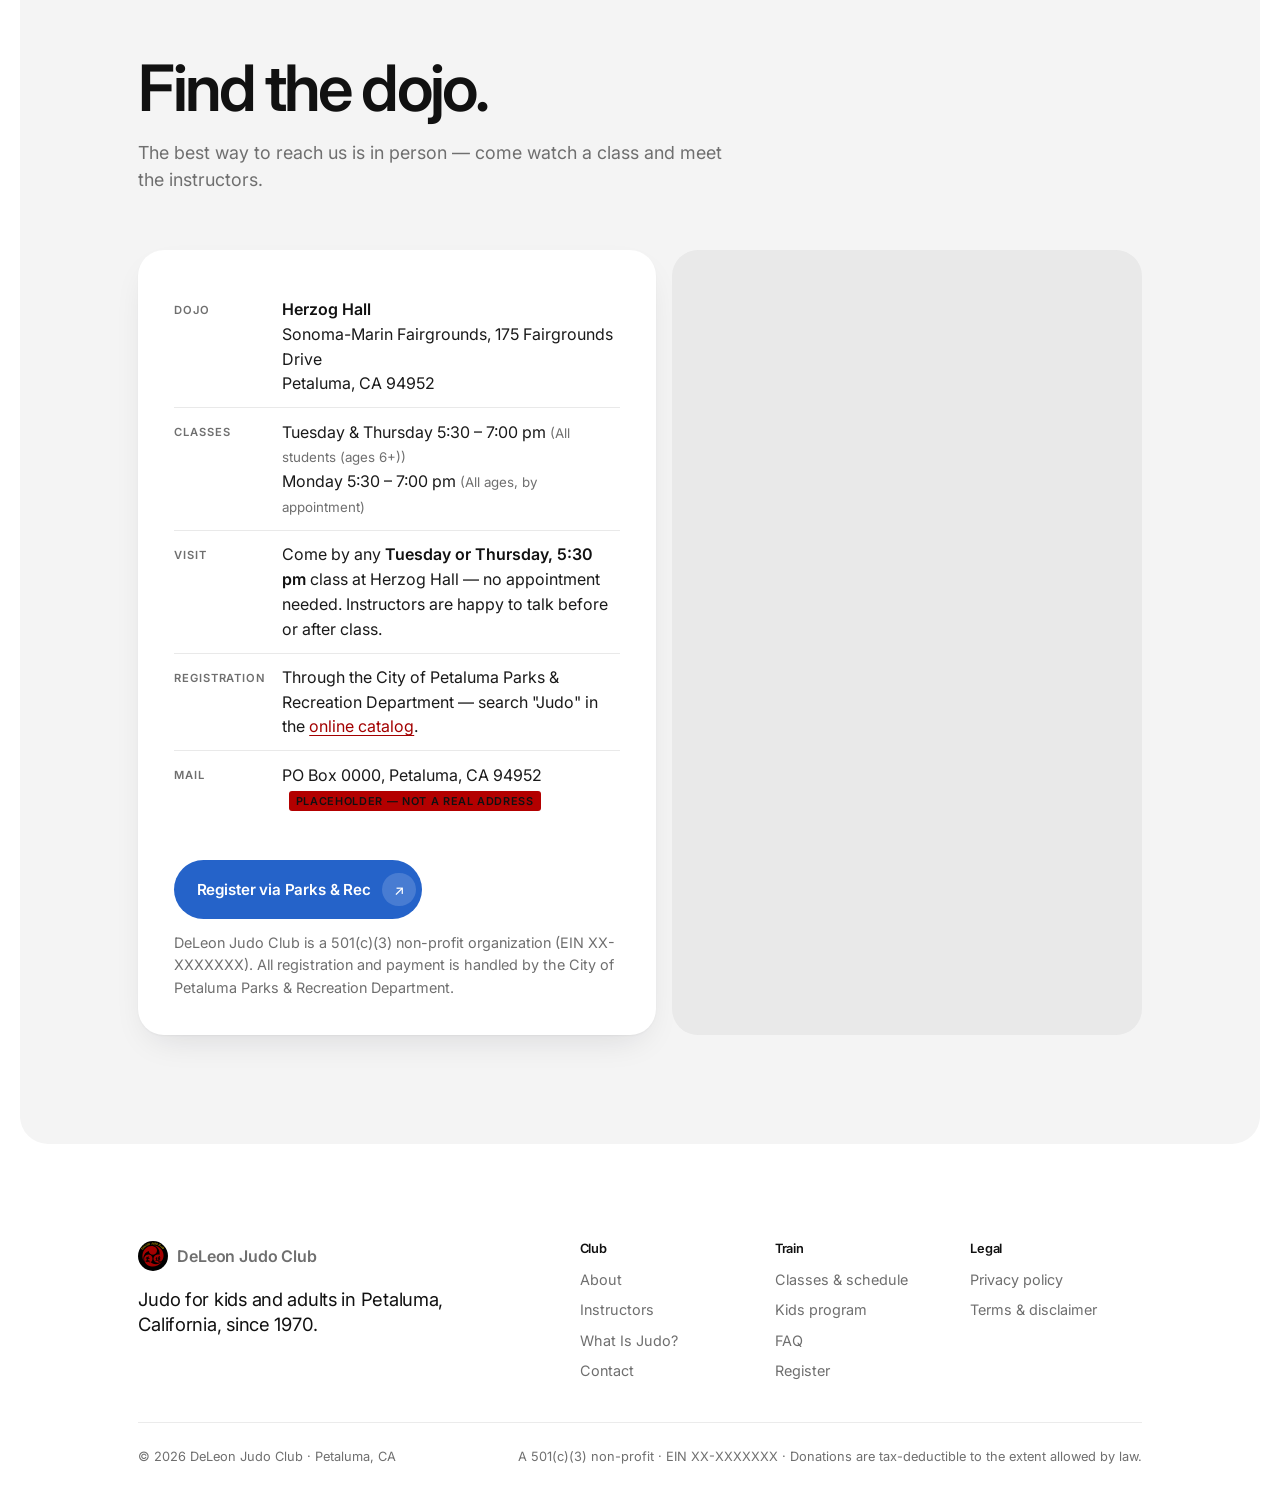
<file: instructors.html>
<!DOCTYPE html>
<html lang="en">
<head>
  <meta charset="UTF-8">
  <meta name="viewport" content="width=device-width, initial-scale=1.0">
  <title>Our Instructors — DeLeon Judo Club</title>
  <meta name="description" content="Meet the black-belt instructors of DeLeon Judo Club in Petaluma, CA, led by Sensei Henry Kaku (6th Dan) and Sensei Davin Tillman (5th Dan).">
  <link rel="icon" href="public/logo.svg" type="image/svg+xml">
  <link rel="preconnect" href="https://fonts.googleapis.com">
  <link rel="preconnect" href="https://fonts.gstatic.com" crossorigin>
  <link href="https://fonts.googleapis.com/css2?family=Inter:wght@400;500;600;700&display=swap" rel="stylesheet">
  <link rel="stylesheet" href="css/styles.css">
</head>
<body>

<header class="site-header">
  <div class="wrap" data-liquid-glass>
    <a class="brand" href="index.html">
      <img src="public/logo.svg" alt="DeLeon Judo Club logo">
      <span>DeLeon Judo Club</span>
    </a>
    <button class="nav-toggle" aria-expanded="false" aria-controls="site-nav">Menu</button>
    <nav class="site-nav" id="site-nav" aria-label="Main">
      <ul>
        <li><a href="classes.html">Classes</a></li>
        <li><a href="kids.html">Kids</a></li>
        <li><a href="about.html">About</a></li>
        <li><a href="instructors.html">Instructors</a></li>
        <li><a href="what-is-judo.html">What Is Judo?</a></li>
        <li><a href="faq.html">FAQ</a></li>
        <li><a href="contact.html">Contact</a></li>
        <li><a class="nav-cta" data-register href="https://secure.rec1.com/CA/petaluma-ca/catalog">Register</a></li>
      </ul>
    </nav>
  </div>
</header>

<main>
  <div class="page-head">
    <div class="wrap">
      <h1>Our instructors</h1>
      <p>Volunteer black belts with decades of combined experience. Several of them grew up in this dojo.</p>
    </div>
  </div>

  <!-- Rhythm: quiet, panel, BLACK CTA, quiet, panel -->

  <section>
    <div class="wrap">
      <article class="shell profile" data-reveal>
        <div class="core">
          <figure class="ph portrait"><figcaption>Photo: Sensei Henry Kaku on the mat, teaching or demonstrating, portrait</figcaption></figure>
          <div class="profile-body">
            <div class="mentor-meta">
              <span class="obi obi-kohaku" aria-hidden="true"></span>
              <p class="rank">Rokudan, 6th dan · Head instructor</p>
            </div>
            <h2>Sensei Henry Kaku</h2>
            <p>Sensei Kaku holds his black belt from the Kodokan and has over 50 years in judo, more than 25 of them teaching. He competed nationally, including High School Nationals and AAU Nationals, and was on the San Jose State University varsity judo team.</p>
            <p>He's a life member of the United States Judo Federation and chairs the Board of Examiners of the <a href="https://cencojudo.com/" target="_blank" rel="noopener">Central Coast Judo Association (CENCO)</a>, which oversees rank standards across its ten member clubs. A former math teacher and high school counselor, he has led DeLeon Judo Club since 2007.</p>
          </div>
        </div>
      </article>

      <article class="shell profile" data-reveal>
        <div class="core">
          <figure class="ph portrait"><figcaption>Photo: Sensei Davin Tillman coaching a student, portrait</figcaption></figure>
          <div class="profile-body">
            <div class="mentor-meta">
              <span class="obi" aria-hidden="true"></span>
              <p class="rank">Godan, 5th dan · Assistant head instructor</p>
            </div>
            <h2>Sensei Davin Tillman</h2>
            <p>Davin began training at DeLeon Judo Club in 1992, at age 5. He's President of CENCO's Board of Managers, a certified regional referee, and sits on the club's board.</p>
            <ol class="dan-list" aria-label="Black belt promotions">
              <li><strong>2008</strong><span>Shodan</span></li>
              <li><strong>2011</strong><span>Nidan</span></li>
              <li><strong>2017</strong><span>Sandan</span></li>
              <li><strong>2022</strong><span>Yondan</span></li>
              <li><strong>Since</strong><span>Godan</span></li>
            </ol>
          </div>
        </div>
      </article>
    </div>
  </section>

  <section class="alt">
    <div class="wrap">
      <div class="head-split" data-reveal>
        <h2>Senpai</h2>
        <p class="lede">Senior black belts who help lead every class and work with students on the mat.</p>
      </div>
      <div class="cards four">
        <article class="core senpai-card" data-reveal>
          <figure class="ph portrait"><figcaption>Photo: Tim Sasan, portrait</figcaption></figure>
          <h3>Tim Sasan</h3>
          <div class="mentor-meta"><span class="obi" aria-hidden="true"></span><p class="rank">Shodan, 1st dan</p></div>
        </article>
        <article class="core senpai-card" data-reveal>
          <figure class="ph portrait"><figcaption>Photo: Joe Lauritzen, portrait</figcaption></figure>
          <h3>Joe Lauritzen</h3>
          <div class="mentor-meta"><span class="obi" aria-hidden="true"></span><p class="rank">Shodan, 1st dan</p></div>
        </article>
        <article class="core senpai-card" data-reveal>
          <figure class="ph portrait"><figcaption>Photo: Will Sakaguchi, portrait</figcaption></figure>
          <h3>Will Sakaguchi</h3>
          <div class="mentor-meta"><span class="obi" aria-hidden="true"></span><p class="rank">Shodan, 1st dan</p></div>
        </article>
        <aside class="core visiting" data-reveal>
          <h3>Visiting senpai</h3>
          <p>Black belts, former students and friends of the club, who drop in to train and help teach. Judo is a small world, and the dojo is better for every one of them.</p>
        </aside>
      </div>
    </div>
  </section>

  <section class="callout-section black">
    <div class="wrap">
      <h2>Train with them.</h2>
      <p>Every instructor here volunteers their time, and every class has several of them on the mat, so beginners get individual attention. Come meet them any Tuesday or Thursday at 5:30 pm.</p>
      <div class="actions">
        <a class="btn" data-register href="https://secure.rec1.com/CA/petaluma-ca/catalog">Register via Parks &amp; Rec</a>
        <a class="btn btn-outline" href="contact.html">Contact the dojo</a>
      </div>
    </div>
  </section>

  <section id="faq" data-limit="4"></section>
  <section id="contact" class="alt"></section>
</main>

<footer class="site-footer">
  <div class="wrap">
    <div class="footer-top">
      <div class="footer-brand">
        <a class="brand" href="index.html">
          <img src="public/logo.svg" alt="">
          <span>DeLeon Judo Club</span>
        </a>
        <p>Judo for kids and adults in Petaluma, California, since 1970.</p>
      </div>
      <nav class="footer-cols" aria-label="Footer">
        <div>
          <h4>Club</h4>
          <ul>
            <li><a href="about.html">About</a></li>
            <li><a href="instructors.html">Instructors</a></li>
            <li><a href="what-is-judo.html">What Is Judo?</a></li>
            <li><a href="contact.html">Contact</a></li>
          </ul>
        </div>
        <div>
          <h4>Train</h4>
          <ul>
            <li><a href="classes.html">Classes &amp; schedule</a></li>
            <li><a href="kids.html">Kids program</a></li>
            <li><a href="faq.html">FAQ</a></li>
            <li><a data-register href="https://secure.rec1.com/CA/petaluma-ca/catalog">Register</a></li>
          </ul>
        </div>
        <div>
          <h4>Legal</h4>
          <ul>
            <li><a href="privacy.html">Privacy policy</a></li>
            <li><a href="terms.html">Terms &amp; disclaimer</a></li>
          </ul>
        </div>
      </nav>
    </div>
    <div class="footer-bottom">
      <p>&copy; <span data-year>2026</span> DeLeon Judo Club &middot; Petaluma, CA</p>
      <p>A 501(c)(3) non-profit &middot; EIN <span data-ein>XX-XXXXXXX</span> &middot; Donations are tax-deductible to the extent allowed by law.</p>
    </div>
  </div>
</footer>

<script src="js/main.js"></script>
<script src="js/liquid-glass.js"></script>
<script src="js/style-lab.js"></script>
</body>
</html>
</file>
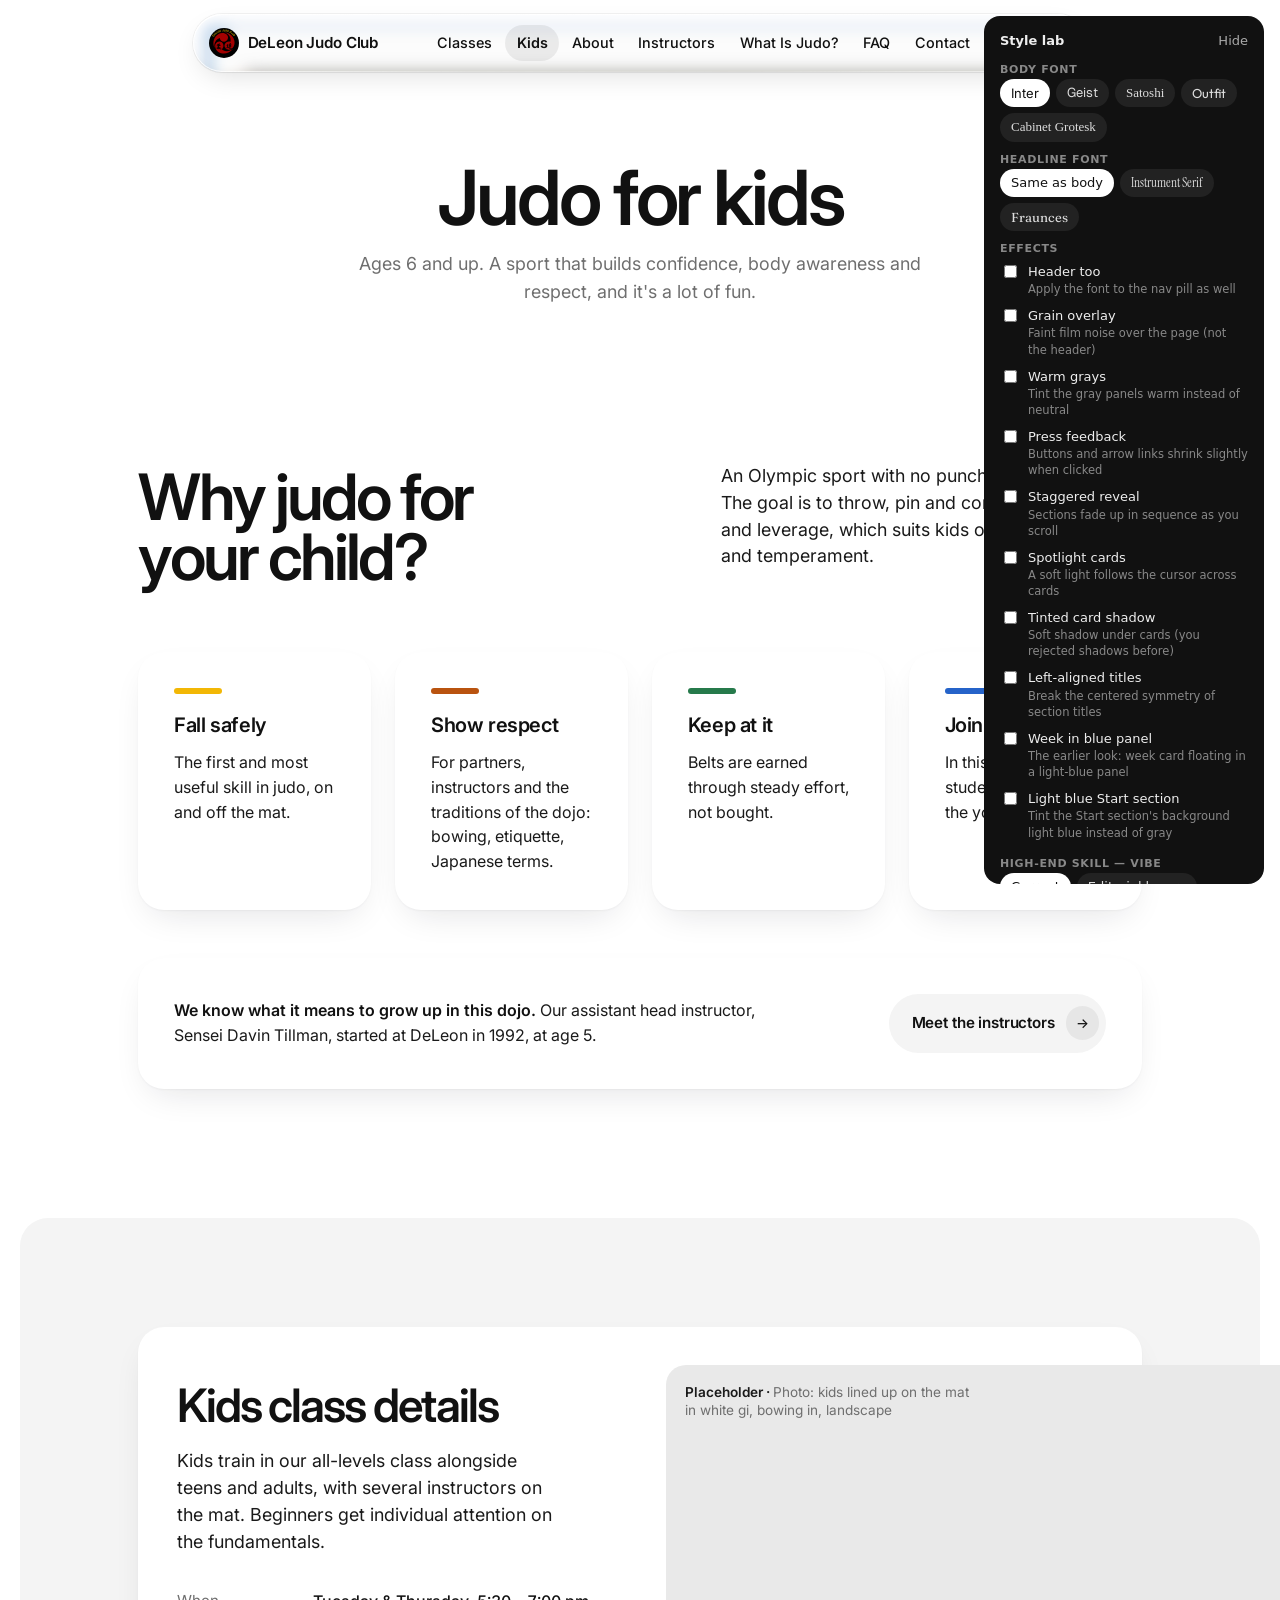
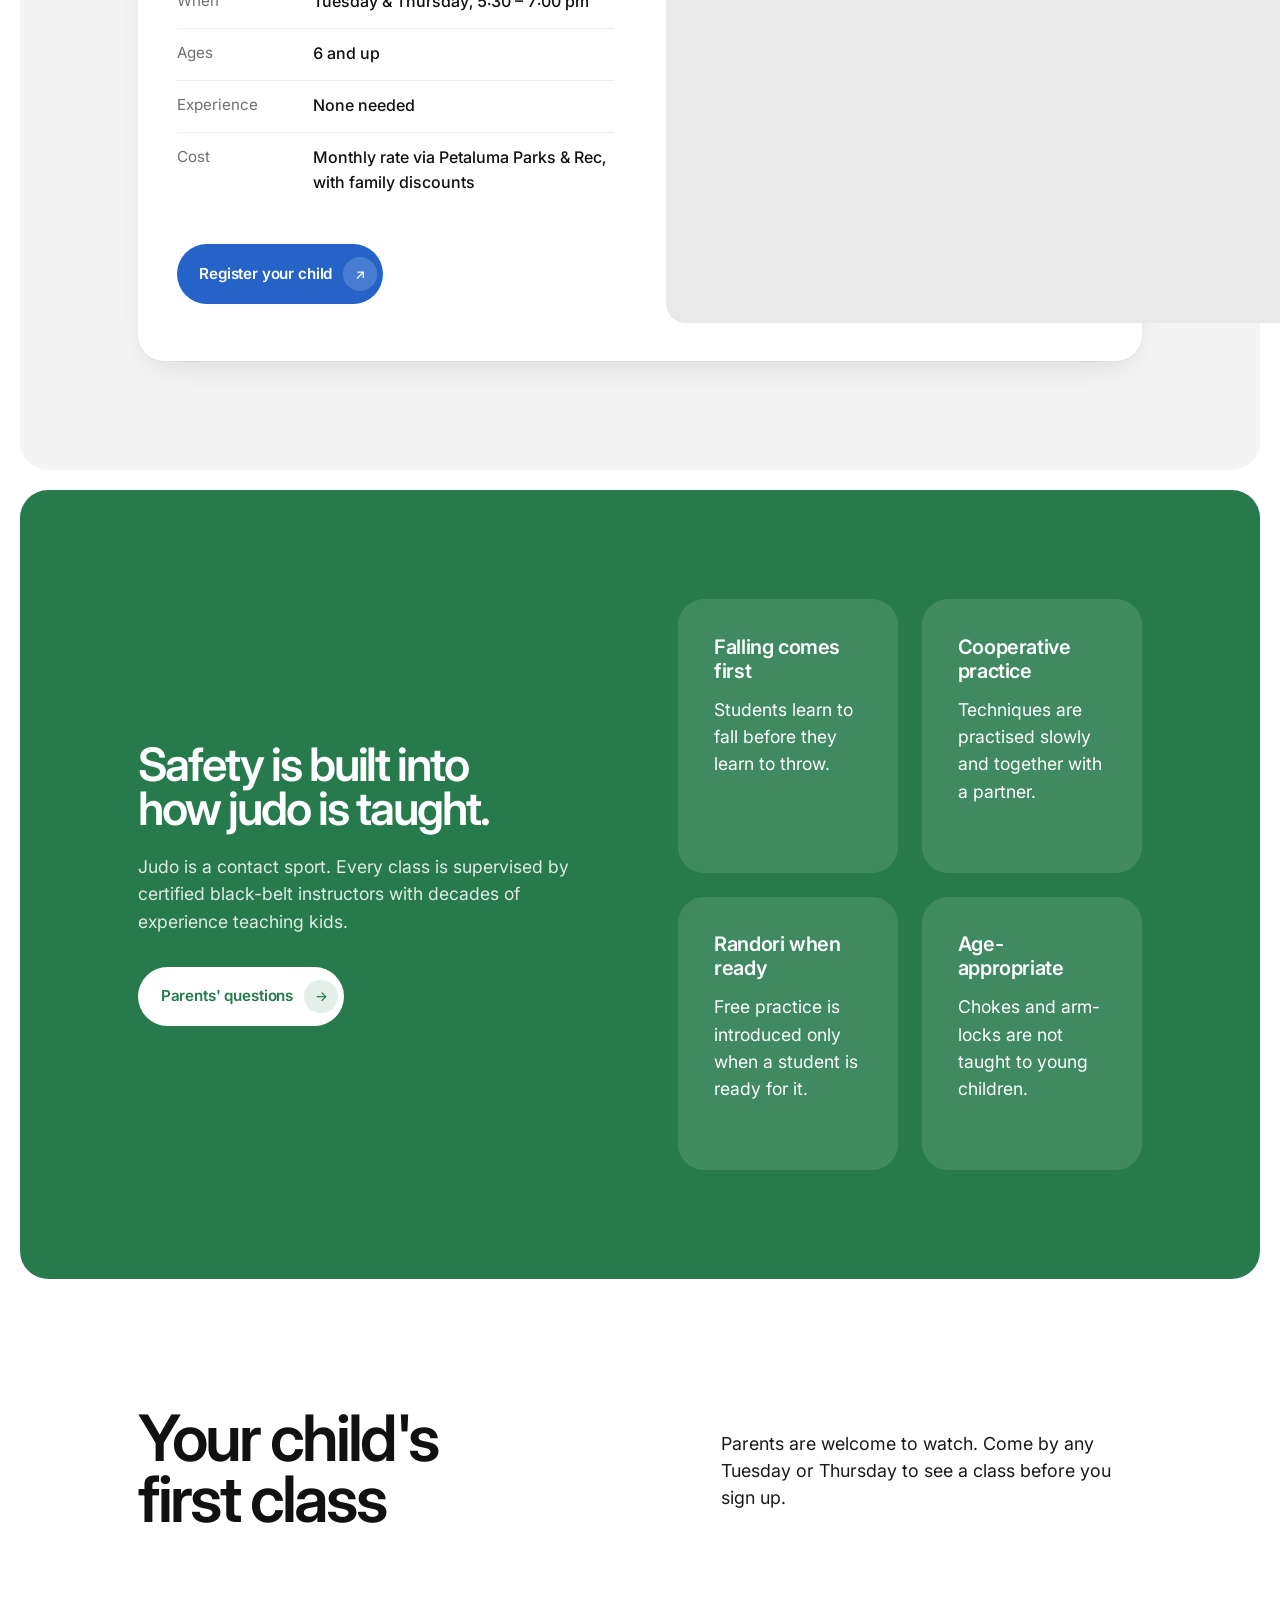
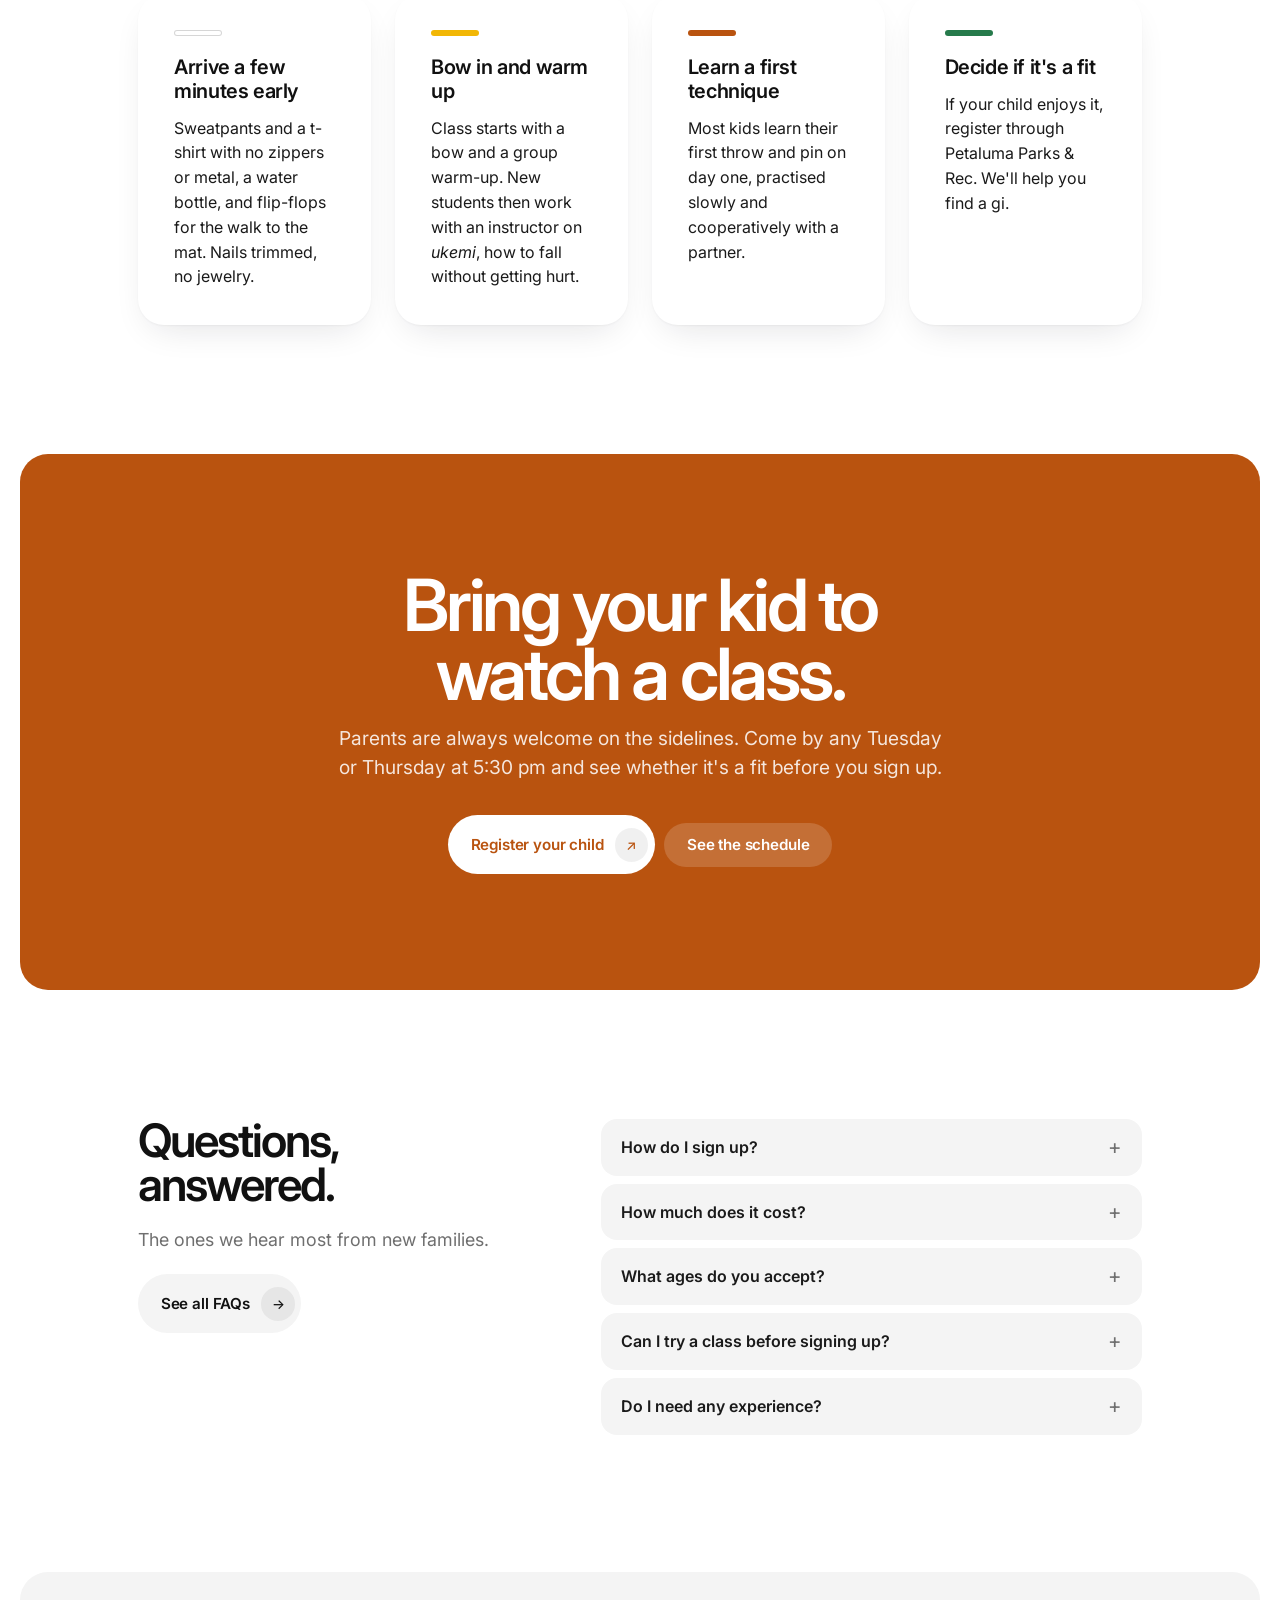
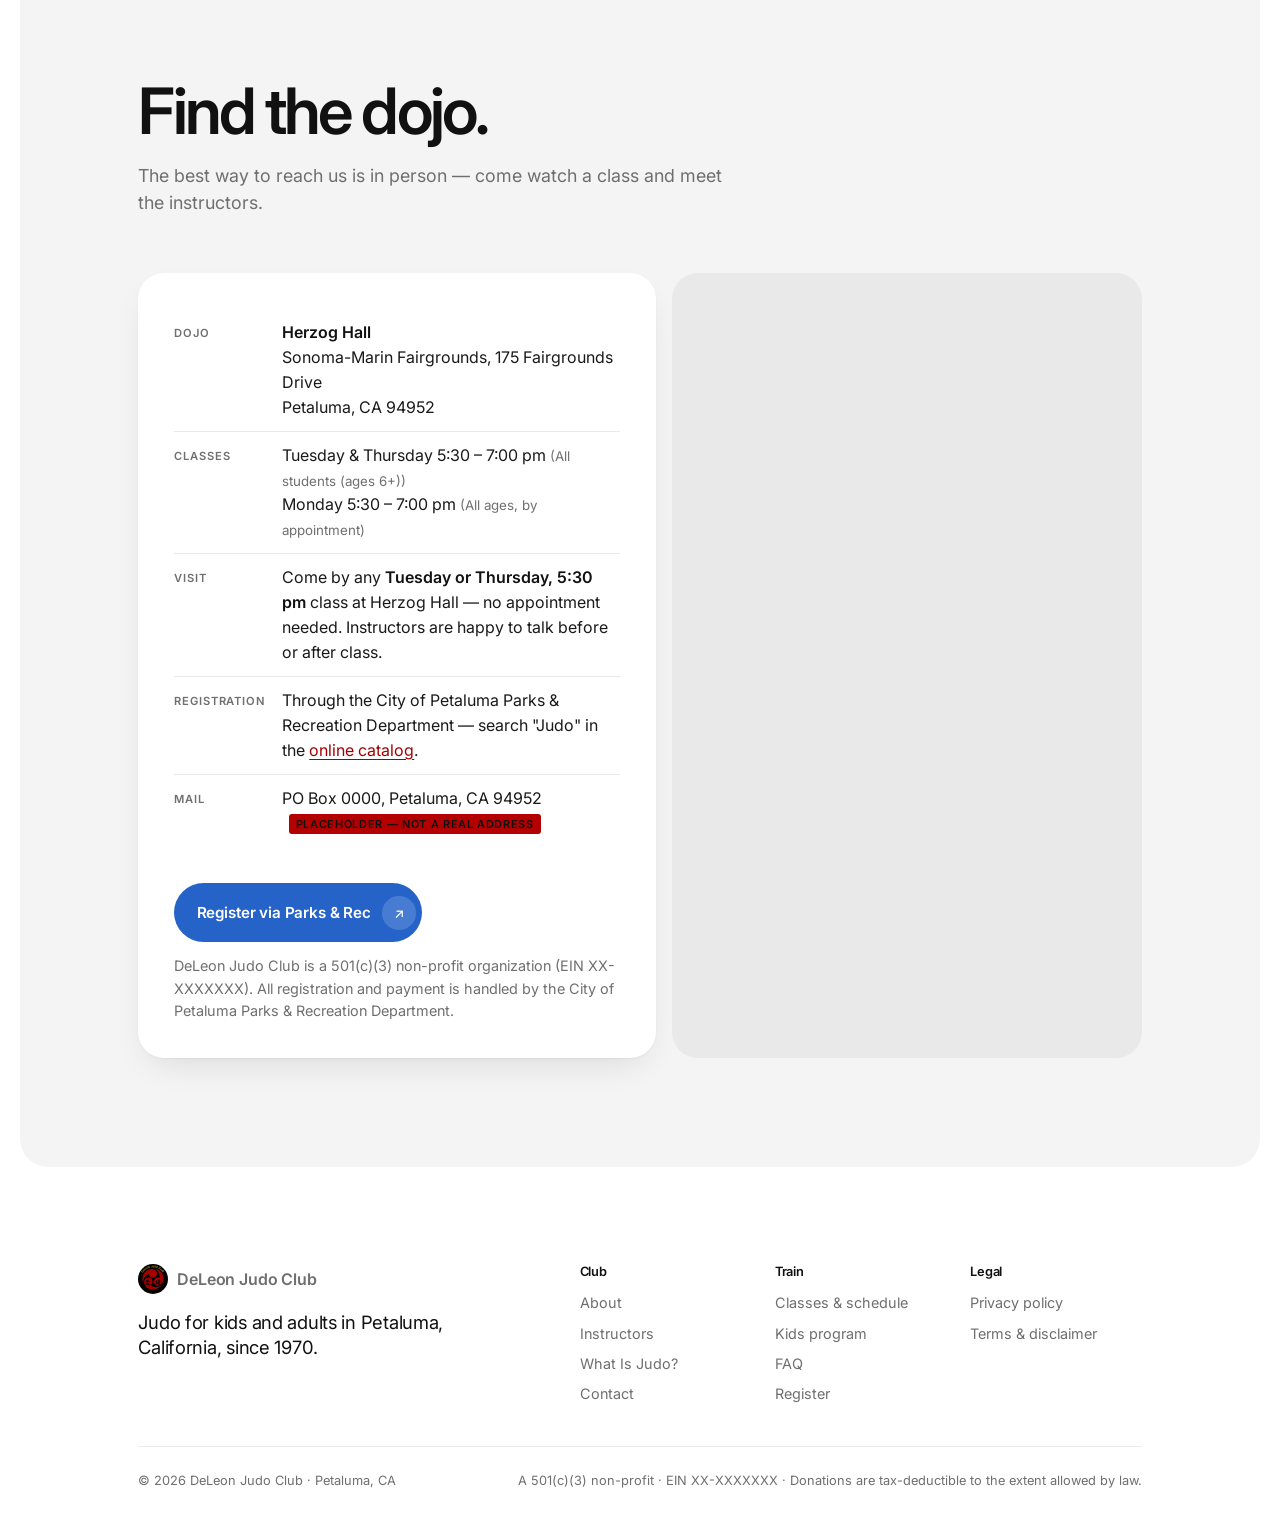
<file: kids.html>
<!DOCTYPE html>
<html lang="en">
<head>
  <meta charset="UTF-8">
  <meta name="viewport" content="width=device-width, initial-scale=1.0">
  <title>Kids Judo — DeLeon Judo Club</title>
  <meta name="description" content="Kids judo in Petaluma, CA for ages 6 and up. DeLeon Judo Club teaches confidence, discipline, and safe falling in a supportive non-profit dojo.">
  <link rel="icon" href="public/logo.svg" type="image/svg+xml">
  <link rel="preconnect" href="https://fonts.googleapis.com">
  <link rel="preconnect" href="https://fonts.gstatic.com" crossorigin>
  <link href="https://fonts.googleapis.com/css2?family=Inter:wght@400;500;600;700&display=swap" rel="stylesheet">
  <link rel="stylesheet" href="css/styles.css">
</head>
<body>

<header class="site-header">
  <div class="wrap" data-liquid-glass>
    <a class="brand" href="index.html">
      <img src="public/logo.svg" alt="DeLeon Judo Club logo">
      <span>DeLeon Judo Club</span>
    </a>
    <button class="nav-toggle" aria-expanded="false" aria-controls="site-nav">Menu</button>
    <nav class="site-nav" id="site-nav" aria-label="Main">
      <ul>
        <li><a href="classes.html">Classes</a></li>
        <li><a href="kids.html">Kids</a></li>
        <li><a href="about.html">About</a></li>
        <li><a href="instructors.html">Instructors</a></li>
        <li><a href="what-is-judo.html">What Is Judo?</a></li>
        <li><a href="faq.html">FAQ</a></li>
        <li><a href="contact.html">Contact</a></li>
        <li><a class="nav-cta" data-register href="https://secure.rec1.com/CA/petaluma-ca/catalog">Register</a></li>
      </ul>
    </nav>
  </div>
</header>

<main>
  <div class="page-head">
    <div class="wrap">
      <h1>Judo for kids</h1>
      <p>Ages 6 and up. A sport that builds confidence, body awareness and respect, and it's a lot of fun.</p>
    </div>
  </div>

  <!-- Rhythm: quiet, panel, GREEN BAND, quiet, ORANGE CTA, quiet, panel -->

  <section>
    <div class="wrap">
      <div class="head-split" data-reveal>
        <h2>Why judo for your child?</h2>
        <p class="lede">An Olympic sport with no punching or kicking. The goal is to throw, pin and control with balance and leverage, which suits kids of every size and temperament.</p>
      </div>
      <div class="cards four">
        <div class="shell" data-reveal>
          <div class="core belted c-yellow">
            <h3>Fall safely</h3>
            <p>The first and most useful skill in judo, on and off the mat.</p>
          </div>
        </div>
        <div class="shell" data-reveal>
          <div class="core belted c-orange">
            <h3>Show respect</h3>
            <p>For partners, instructors and the traditions of the dojo: bowing, etiquette, Japanese terms.</p>
          </div>
        </div>
        <div class="shell" data-reveal>
          <div class="core belted c-green">
            <h3>Keep at it</h3>
            <p>Belts are earned through steady effort, not bought.</p>
          </div>
        </div>
        <div class="shell" data-reveal>
          <div class="core belted c-blue">
            <h3>Join a team</h3>
            <p>In this club the older students look out for the younger ones.</p>
          </div>
        </div>
      </div>
      <div class="shell note-row" data-reveal>
        <div class="core">
          <p><strong>We know what it means to grow up in this dojo.</strong> Our assistant head instructor, Sensei Davin Tillman, started at DeLeon in 1992, at age 5.</p>
          <a class="link-arrow" href="instructors.html">Meet the instructors</a>
        </div>
      </div>
    </div>
  </section>

  <section class="alt">
    <div class="wrap">
      <div class="grid-12">
        <div class="shell span-12" data-reveal>
          <div class="core start-card">
            <div class="start-copy">
              <h2>Kids class details</h2>
              <p class="lede">Kids train in our all-levels class alongside teens and adults, with several instructors on the mat. Beginners get individual attention on the fundamentals.</p>
              <dl class="facts">
                <div><dt>When</dt><dd>Tuesday &amp; Thursday, 5:30 – 7:00 pm</dd></div>
                <div><dt>Ages</dt><dd>6 and up</dd></div>
                <div><dt>Experience</dt><dd>None needed</dd></div>
                <div><dt>Cost</dt><dd>Monthly rate via Petaluma Parks &amp; Rec, with family discounts</dd></div>
              </dl>
              <div class="actions push">
                <a class="btn" data-register href="https://secure.rec1.com/CA/petaluma-ca/catalog">Register your child</a>
              </div>
            </div>
            <figure class="ph"><figcaption>Photo: kids lined up on the mat in white gi, bowing in, landscape</figcaption></figure>
          </div>
        </div>
      </div>
    </div>
  </section>

  <section class="band green">
    <div class="wrap band-split">
      <div data-reveal>
        <h2>Safety is built into how judo is taught.</h2>
        <p>Judo is a contact sport. Every class is supervised by certified black-belt instructors with decades of experience teaching kids.</p>
        <div class="actions"><a class="link-arrow" href="faq.html">Parents' questions</a></div>
      </div>
      <div class="cards two" data-reveal>
        <div class="core">
          <h3>Falling comes first</h3>
          <p>Students learn to fall before they learn to throw.</p>
        </div>
        <div class="core">
          <h3>Cooperative practice</h3>
          <p>Techniques are practised slowly and together with a partner.</p>
        </div>
        <div class="core">
          <h3>Randori when ready</h3>
          <p>Free practice is introduced only when a student is ready for it.</p>
        </div>
        <div class="core">
          <h3>Age-appropriate</h3>
          <p>Chokes and arm-locks are not taught to young children.</p>
        </div>
      </div>
    </div>
  </section>

  <section>
    <div class="wrap">
      <div class="head-split" data-reveal>
        <h2>Your child's first class</h2>
        <p class="lede">Parents are welcome to watch. Come by any Tuesday or Thursday to see a class before you sign up.</p>
      </div>
      <div class="cards four">
        <div class="shell" data-reveal>
          <div class="core belted c-white">
            <h3>Arrive a few minutes early</h3>
            <p>Sweatpants and a t-shirt with no zippers or metal, a water bottle, and flip-flops for the walk to the mat. Nails trimmed, no jewelry.</p>
          </div>
        </div>
        <div class="shell" data-reveal>
          <div class="core belted c-yellow">
            <h3>Bow in and warm up</h3>
            <p>Class starts with a bow and a group warm-up. New students then work with an instructor on <em>ukemi</em>, how to fall without getting hurt.</p>
          </div>
        </div>
        <div class="shell" data-reveal>
          <div class="core belted c-orange">
            <h3>Learn a first technique</h3>
            <p>Most kids learn their first throw and pin on day one, practised slowly and cooperatively with a partner.</p>
          </div>
        </div>
        <div class="shell" data-reveal>
          <div class="core belted c-green">
            <h3>Decide if it's a fit</h3>
            <p>If your child enjoys it, register through Petaluma Parks &amp; Rec. We'll help you find a gi.</p>
          </div>
        </div>
      </div>
    </div>
  </section>

  <section class="callout-section orange">
    <div class="wrap">
      <h2>Bring your kid to watch a class.</h2>
      <p>Parents are always welcome on the sidelines. Come by any Tuesday or Thursday at 5:30 pm and see whether it's a fit before you sign up.</p>
      <div class="actions">
        <a class="btn" data-register href="https://secure.rec1.com/CA/petaluma-ca/catalog">Register your child</a>
        <a class="btn btn-outline" href="classes.html">See the schedule</a>
      </div>
    </div>
  </section>

  <section id="faq" data-limit="5"></section>
  <section id="contact" class="alt"></section>
</main>

<footer class="site-footer">
  <div class="wrap">
    <div class="footer-top">
      <div class="footer-brand">
        <a class="brand" href="index.html">
          <img src="public/logo.svg" alt="">
          <span>DeLeon Judo Club</span>
        </a>
        <p>Judo for kids and adults in Petaluma, California, since 1970.</p>
      </div>
      <nav class="footer-cols" aria-label="Footer">
        <div>
          <h4>Club</h4>
          <ul>
            <li><a href="about.html">About</a></li>
            <li><a href="instructors.html">Instructors</a></li>
            <li><a href="what-is-judo.html">What Is Judo?</a></li>
            <li><a href="contact.html">Contact</a></li>
          </ul>
        </div>
        <div>
          <h4>Train</h4>
          <ul>
            <li><a href="classes.html">Classes &amp; schedule</a></li>
            <li><a href="kids.html">Kids program</a></li>
            <li><a href="faq.html">FAQ</a></li>
            <li><a data-register href="https://secure.rec1.com/CA/petaluma-ca/catalog">Register</a></li>
          </ul>
        </div>
        <div>
          <h4>Legal</h4>
          <ul>
            <li><a href="privacy.html">Privacy policy</a></li>
            <li><a href="terms.html">Terms &amp; disclaimer</a></li>
          </ul>
        </div>
      </nav>
    </div>
    <div class="footer-bottom">
      <p>&copy; <span data-year>2026</span> DeLeon Judo Club &middot; Petaluma, CA</p>
      <p>A 501(c)(3) non-profit &middot; EIN <span data-ein>XX-XXXXXXX</span> &middot; Donations are tax-deductible to the extent allowed by law.</p>
    </div>
  </div>
</footer>

<script src="js/main.js"></script>
<script src="js/liquid-glass.js"></script>
<script src="js/style-lab.js"></script>
</body>
</html>
</file>
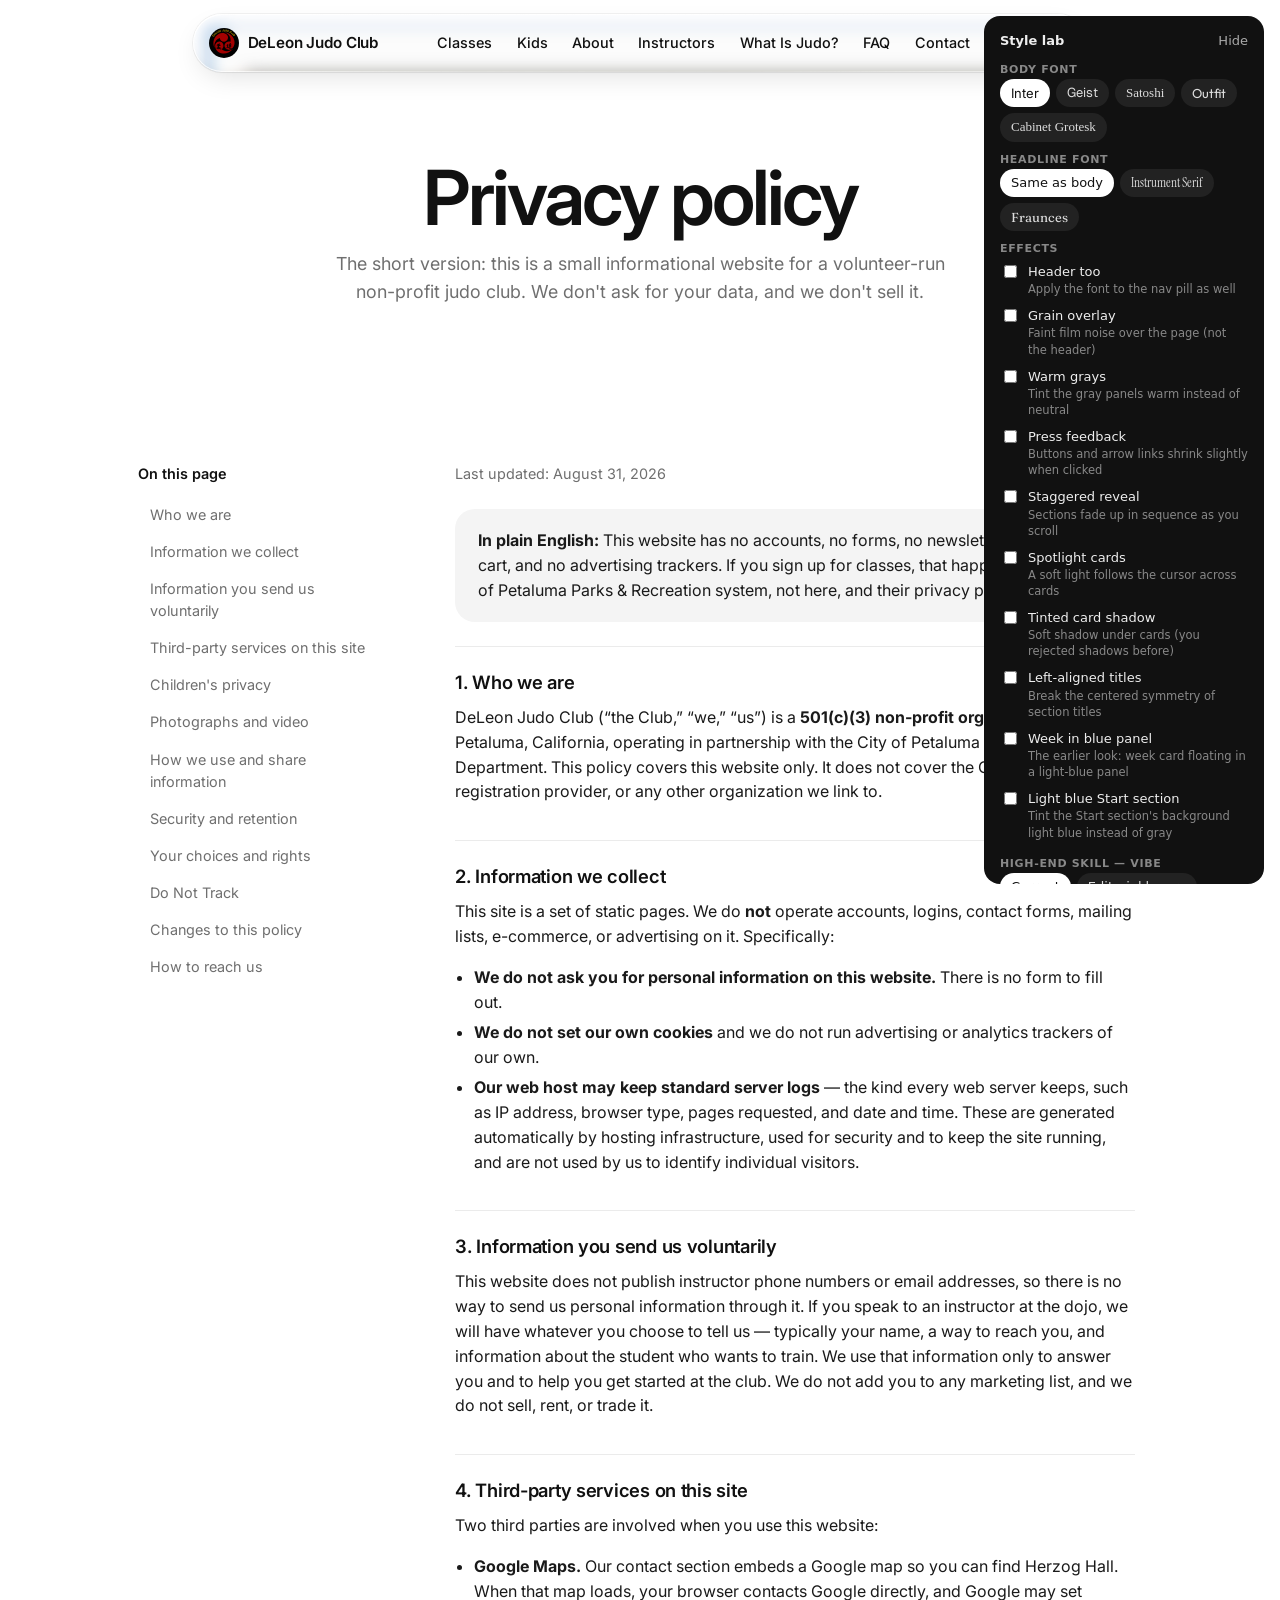
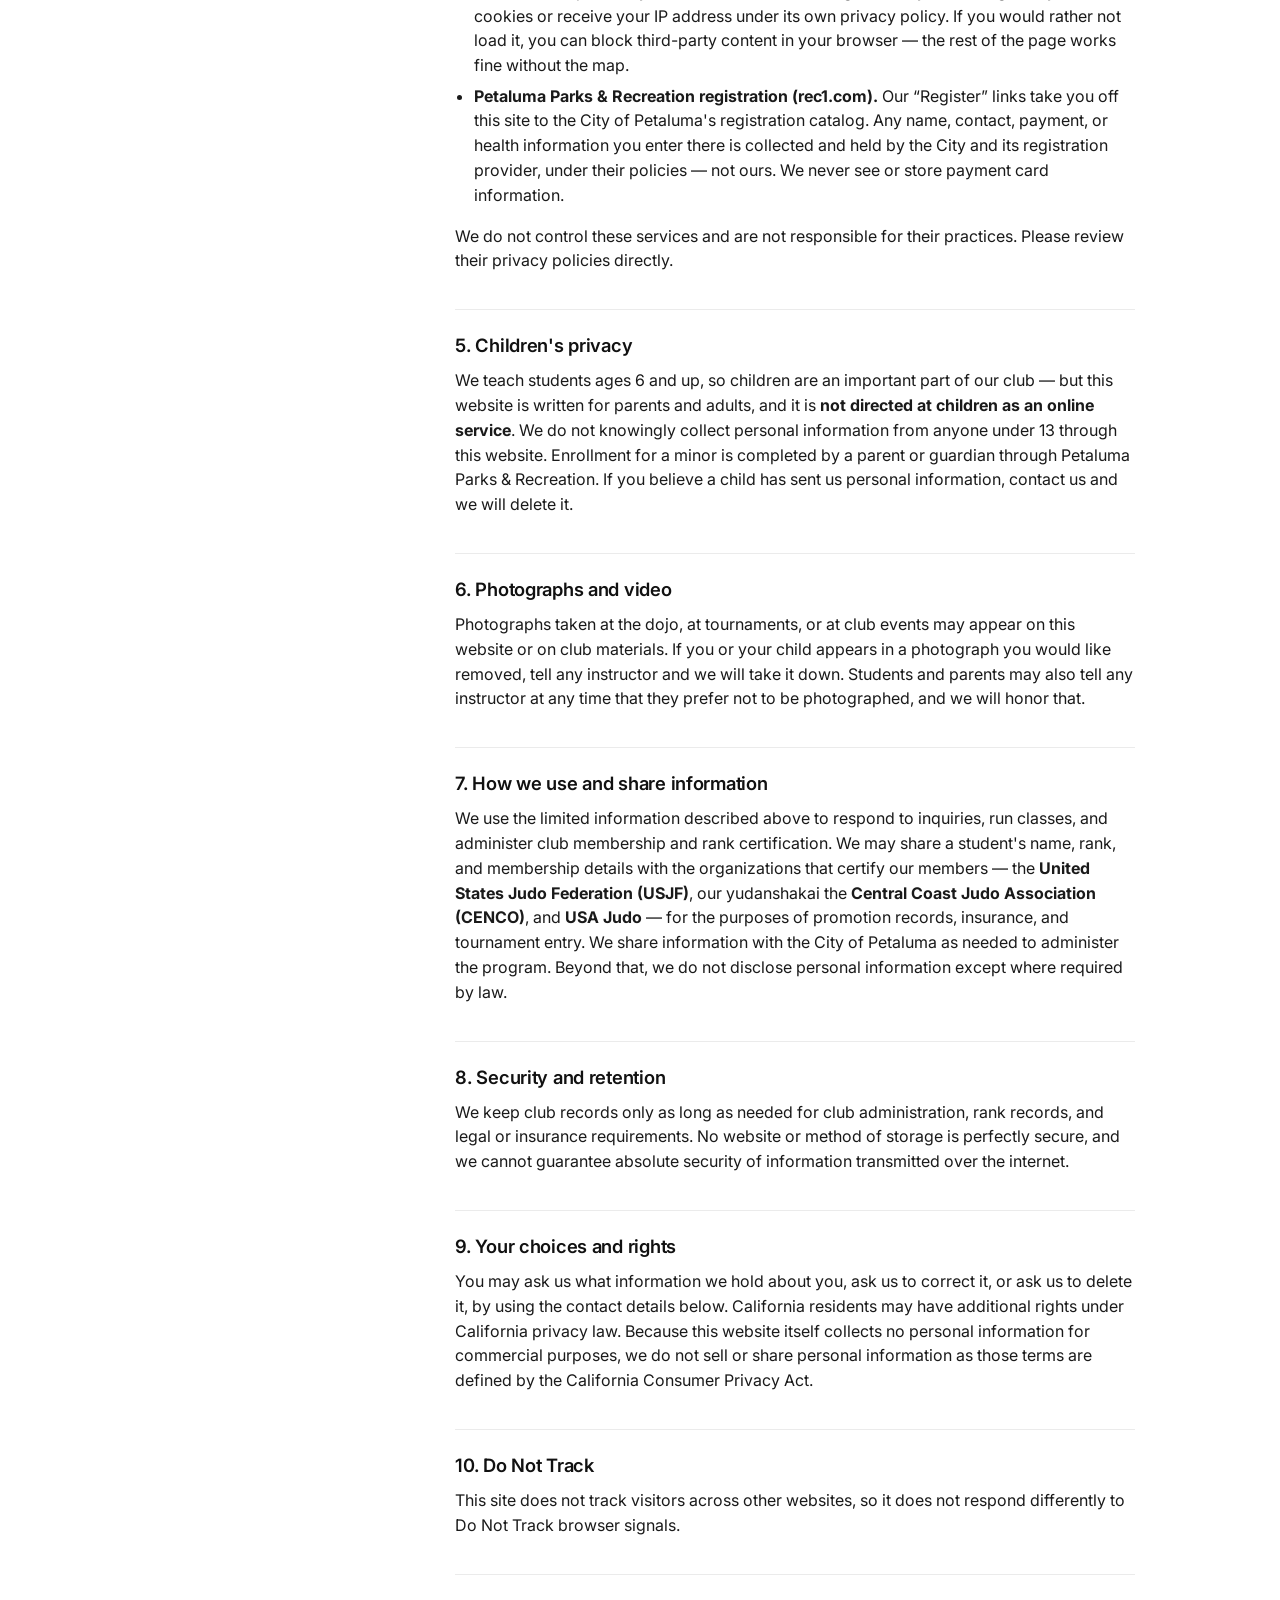
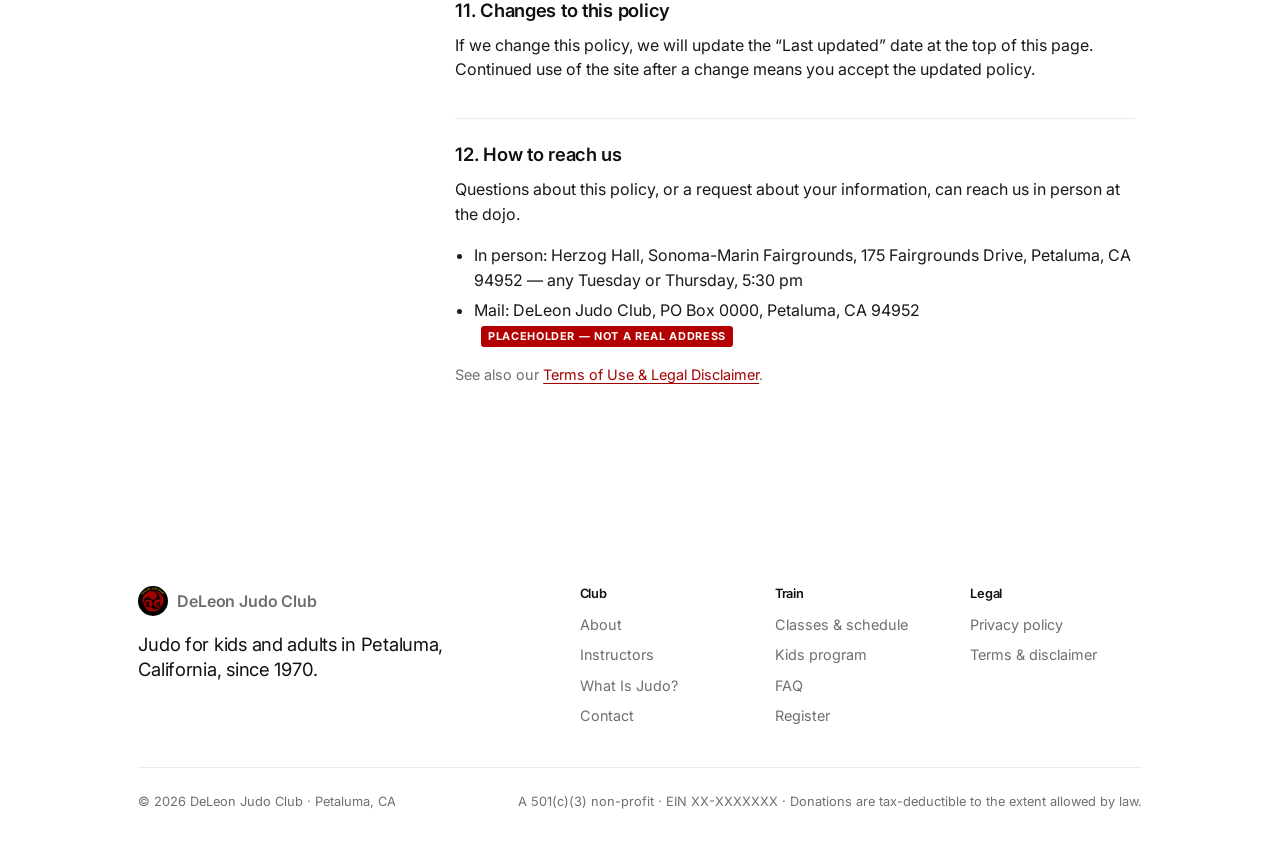
<file: privacy.html>
<!DOCTYPE html>
<html lang="en">
<head>
  <meta charset="UTF-8">
  <meta name="viewport" content="width=device-width, initial-scale=1.0">
  <title>Privacy Policy — DeLeon Judo Club</title>
  <meta name="description" content="Privacy policy for the DeLeon Judo Club website. What this site collects (almost nothing), what third parties are involved, and how to reach us with questions.">
  <link rel="icon" href="public/logo.svg" type="image/svg+xml">
  <link rel="preconnect" href="https://fonts.googleapis.com">
  <link rel="preconnect" href="https://fonts.gstatic.com" crossorigin>
  <link href="https://fonts.googleapis.com/css2?family=Inter:wght@400;500;600;700&display=swap" rel="stylesheet">
  <link rel="stylesheet" href="css/styles.css">
</head>
<body>

<header class="site-header">
  <div class="wrap" data-liquid-glass>
    <a class="brand" href="index.html">
      <img src="public/logo.svg" alt="DeLeon Judo Club logo">
      <span>DeLeon Judo Club</span>
    </a>
    <button class="nav-toggle" aria-expanded="false" aria-controls="site-nav">Menu</button>
    <nav class="site-nav" id="site-nav" aria-label="Main">
      <ul>
        <li><a href="classes.html">Classes</a></li>
        <li><a href="kids.html">Kids</a></li>
        <li><a href="about.html">About</a></li>
        <li><a href="instructors.html">Instructors</a></li>
        <li><a href="what-is-judo.html">What Is Judo?</a></li>
        <li><a href="faq.html">FAQ</a></li>
        <li><a href="contact.html">Contact</a></li>
        <li><a class="nav-cta" data-register href="https://secure.rec1.com/CA/petaluma-ca/catalog">Register</a></li>
      </ul>
    </nav>
  </div>
</header>

<main>
  <div class="page-head">
    <div class="wrap">
      <h1>Privacy policy</h1>
      <p>The short version: this is a small informational website for a volunteer-run non-profit judo club. We don't ask for your data, and we don't sell it.</p>
    </div>
  </div>

  <section>
    <div class="wrap legal-layout">
      <nav class="toc" data-toc aria-label="On this page"></nav>
      <div class="legal prose">
        <p class="legal-meta">Last updated: <time datetime="2026-08-31">August 31, 2026</time></p>

        <div class="callout">
          <p><strong>In plain English:</strong> This website has no accounts, no forms, no newsletter, no shopping cart, and no advertising trackers. If you sign up for classes, that happens on the City of Petaluma Parks &amp; Recreation system, not here, and their privacy policy governs it.</p>
        </div>

        <h2 id="who-we-are">1. Who we are</h2>
        <p>DeLeon Judo Club (&ldquo;the Club,&rdquo; &ldquo;we,&rdquo; &ldquo;us&rdquo;) is a <strong>501(c)(3) non-profit organization</strong> based in Petaluma, California, operating in partnership with the City of Petaluma Parks &amp; Recreation Department. This policy covers this website only. It does not cover the City of Petaluma, our registration provider, or any other organization we link to.</p>

        <h2 id="what-we-collect">2. Information we collect</h2>
        <p>This site is a set of static pages. We do <strong>not</strong> operate accounts, logins, contact forms, mailing lists, e-commerce, or advertising on it. Specifically:</p>
        <ul>
          <li><strong>We do not ask you for personal information on this website.</strong> There is no form to fill out.</li>
          <li><strong>We do not set our own cookies</strong> and we do not run advertising or analytics trackers of our own.</li>
          <li><strong>Our web host may keep standard server logs</strong> — the kind every web server keeps, such as IP address, browser type, pages requested, and date and time. These are generated automatically by hosting infrastructure, used for security and to keep the site running, and are not used by us to identify individual visitors.</li>
        </ul>

        <h2 id="contacting-us">3. Information you send us voluntarily</h2>
        <p>This website does not publish instructor phone numbers or email addresses, so there is no way to send us personal information through it. If you speak to an instructor at the dojo, we will have whatever you choose to tell us — typically your name, a way to reach you, and information about the student who wants to train. We use that information only to answer you and to help you get started at the club. We do not add you to any marketing list, and we do not sell, rent, or trade it.</p>

        <h2 id="third-parties">4. Third-party services on this site</h2>
        <p>Two third parties are involved when you use this website:</p>
        <ul>
          <li><strong>Google Maps.</strong> Our contact section embeds a Google map so you can find Herzog Hall. When that map loads, your browser contacts Google directly, and Google may set cookies or receive your IP address under its own privacy policy. If you would rather not load it, you can block third-party content in your browser — the rest of the page works fine without the map.</li>
          <li><strong>Petaluma Parks &amp; Recreation registration (rec1.com).</strong> Our &ldquo;Register&rdquo; links take you off this site to the City of Petaluma's registration catalog. Any name, contact, payment, or health information you enter there is collected and held by the City and its registration provider, under their policies — not ours. We never see or store payment card information.</li>
        </ul>
        <p>We do not control these services and are not responsible for their practices. Please review their privacy policies directly.</p>

        <h2 id="children">5. Children's privacy</h2>
        <p>We teach students ages 6 and up, so children are an important part of our club — but this website is written for parents and adults, and it is <strong>not directed at children as an online service</strong>. We do not knowingly collect personal information from anyone under 13 through this website. Enrollment for a minor is completed by a parent or guardian through Petaluma Parks &amp; Recreation. If you believe a child has sent us personal information, contact us and we will delete it.</p>

        <h2 id="photos">6. Photographs and video</h2>
        <p>Photographs taken at the dojo, at tournaments, or at club events may appear on this website or on club materials. If you or your child appears in a photograph you would like removed, tell any instructor and we will take it down. Students and parents may also tell any instructor at any time that they prefer not to be photographed, and we will honor that.</p>

        <h2 id="how-we-use">7. How we use and share information</h2>
        <p>We use the limited information described above to respond to inquiries, run classes, and administer club membership and rank certification. We may share a student's name, rank, and membership details with the organizations that certify our members — the <strong>United States Judo Federation (USJF)</strong>, our yudanshakai the <strong>Central Coast Judo Association (CENCO)</strong>, and <strong>USA Judo</strong> — for the purposes of promotion records, insurance, and tournament entry. We share information with the City of Petaluma as needed to administer the program. Beyond that, we do not disclose personal information except where required by law.</p>

        <h2 id="security-retention">8. Security and retention</h2>
        <p>We keep club records only as long as needed for club administration, rank records, and legal or insurance requirements. No website or method of storage is perfectly secure, and we cannot guarantee absolute security of information transmitted over the internet.</p>

        <h2 id="your-rights">9. Your choices and rights</h2>
        <p>You may ask us what information we hold about you, ask us to correct it, or ask us to delete it, by using the contact details below. California residents may have additional rights under California privacy law. Because this website itself collects no personal information for commercial purposes, we do not sell or share personal information as those terms are defined by the California Consumer Privacy Act.</p>

        <h2 id="do-not-track">10. Do Not Track</h2>
        <p>This site does not track visitors across other websites, so it does not respond differently to Do Not Track browser signals.</p>

        <h2 id="changes">11. Changes to this policy</h2>
        <p>If we change this policy, we will update the &ldquo;Last updated&rdquo; date at the top of this page. Continued use of the site after a change means you accept the updated policy.</p>

        <h2 id="contact">12. How to reach us</h2>
        <p>Questions about this policy, or a request about your information, can reach us in person at the dojo.</p>
        <ul>
          <li>In person: Herzog Hall, Sonoma-Marin Fairgrounds, 175 Fairgrounds Drive, Petaluma, CA 94952 — any Tuesday or Thursday, 5:30 pm</li>
          <li>Mail: DeLeon Judo Club, PO Box 0000, Petaluma, CA 94952 <strong class="placeholder-flag">Placeholder — not a real address</strong></li>
        </ul>

        <p class="legal-meta">See also our <a href="terms.html">Terms of Use &amp; Legal Disclaimer</a>.</p>
      </div>
    </div>
  </section>
</main>

<footer class="site-footer">
  <div class="wrap">
    <div class="footer-top">
      <div class="footer-brand">
        <a class="brand" href="index.html">
          <img src="public/logo.svg" alt="">
          <span>DeLeon Judo Club</span>
        </a>
        <p>Judo for kids and adults in Petaluma, California, since 1970.</p>
      </div>
      <nav class="footer-cols" aria-label="Footer">
        <div>
          <h4>Club</h4>
          <ul>
            <li><a href="about.html">About</a></li>
            <li><a href="instructors.html">Instructors</a></li>
            <li><a href="what-is-judo.html">What Is Judo?</a></li>
            <li><a href="contact.html">Contact</a></li>
          </ul>
        </div>
        <div>
          <h4>Train</h4>
          <ul>
            <li><a href="classes.html">Classes &amp; schedule</a></li>
            <li><a href="kids.html">Kids program</a></li>
            <li><a href="faq.html">FAQ</a></li>
            <li><a data-register href="https://secure.rec1.com/CA/petaluma-ca/catalog">Register</a></li>
          </ul>
        </div>
        <div>
          <h4>Legal</h4>
          <ul>
            <li><a href="privacy.html">Privacy policy</a></li>
            <li><a href="terms.html">Terms &amp; disclaimer</a></li>
          </ul>
        </div>
      </nav>
    </div>
    <div class="footer-bottom">
      <p>&copy; <span data-year>2026</span> DeLeon Judo Club &middot; Petaluma, CA</p>
      <p>A 501(c)(3) non-profit &middot; EIN <span data-ein>XX-XXXXXXX</span> &middot; Donations are tax-deductible to the extent allowed by law.</p>
    </div>
  </div>
</footer>

<script src="js/main.js"></script>
<script src="js/liquid-glass.js"></script>
<script src="js/style-lab.js"></script>
</body>
</html>
</file>
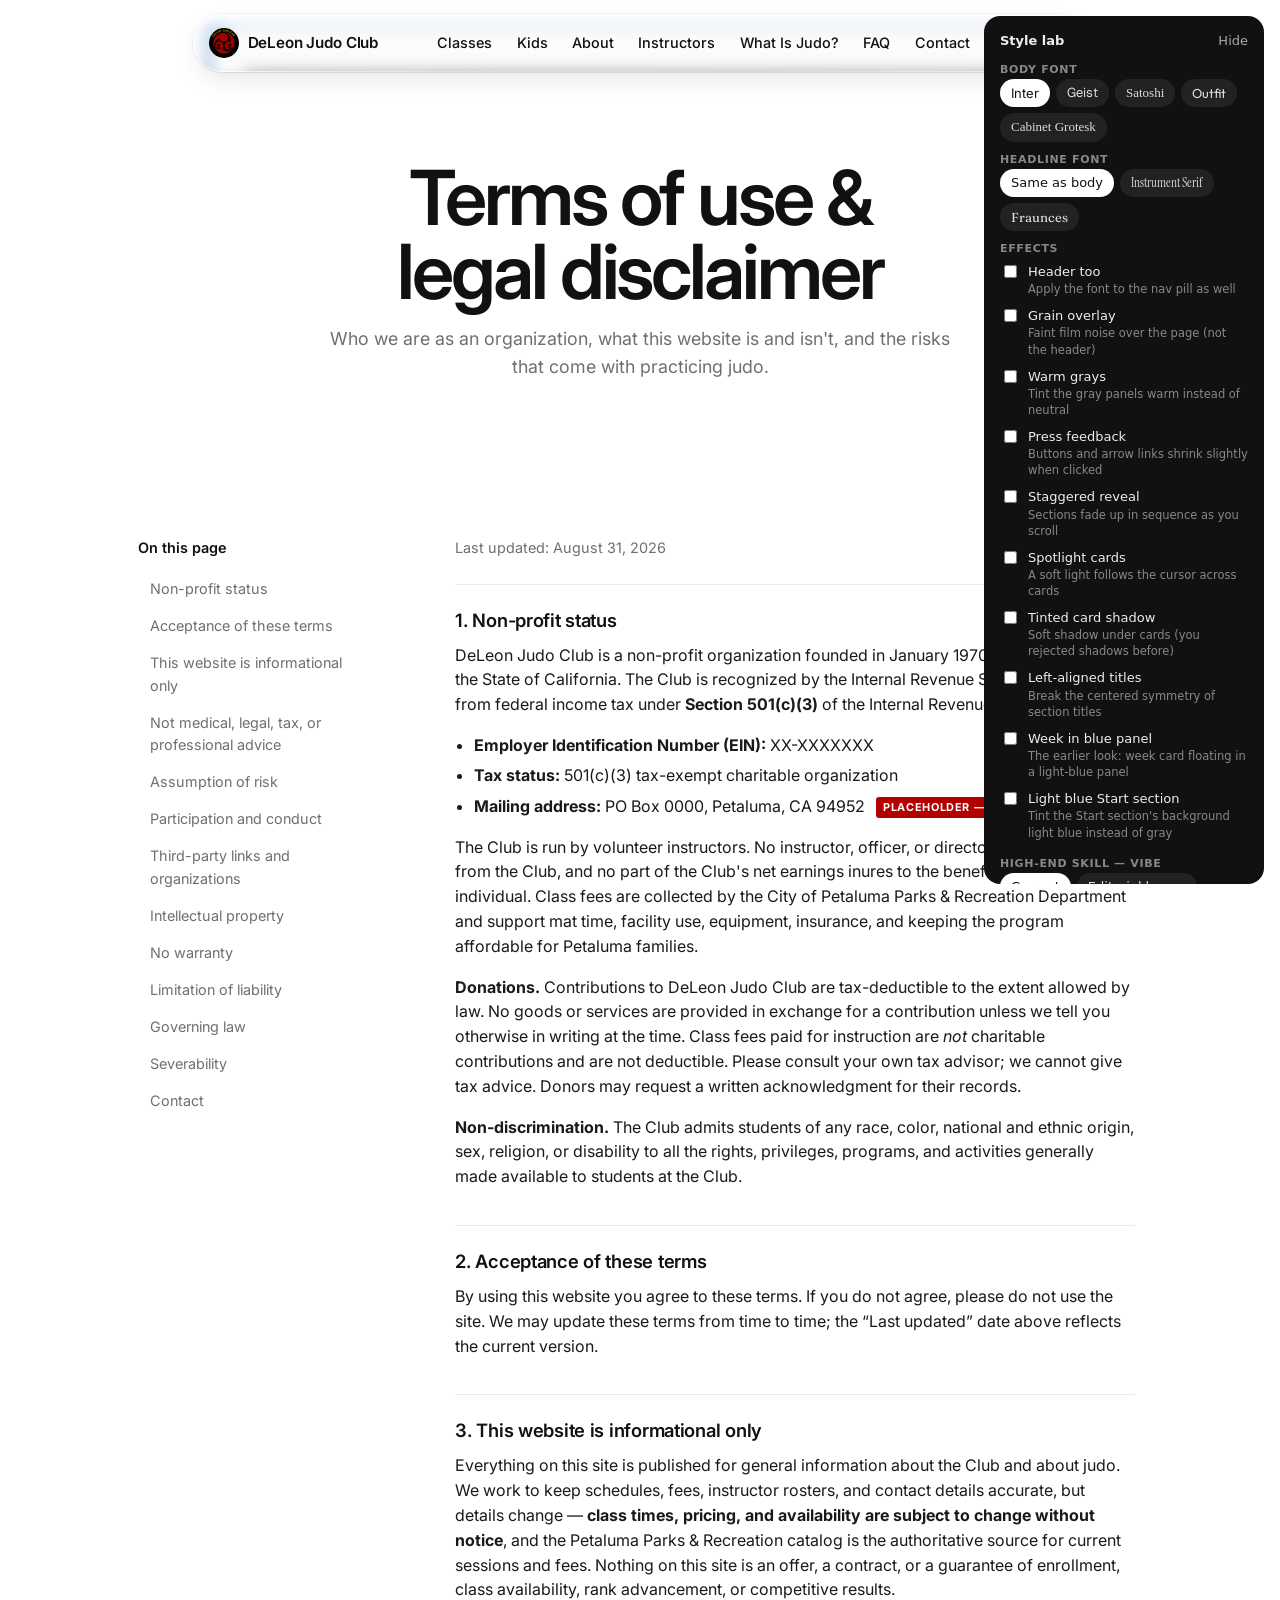
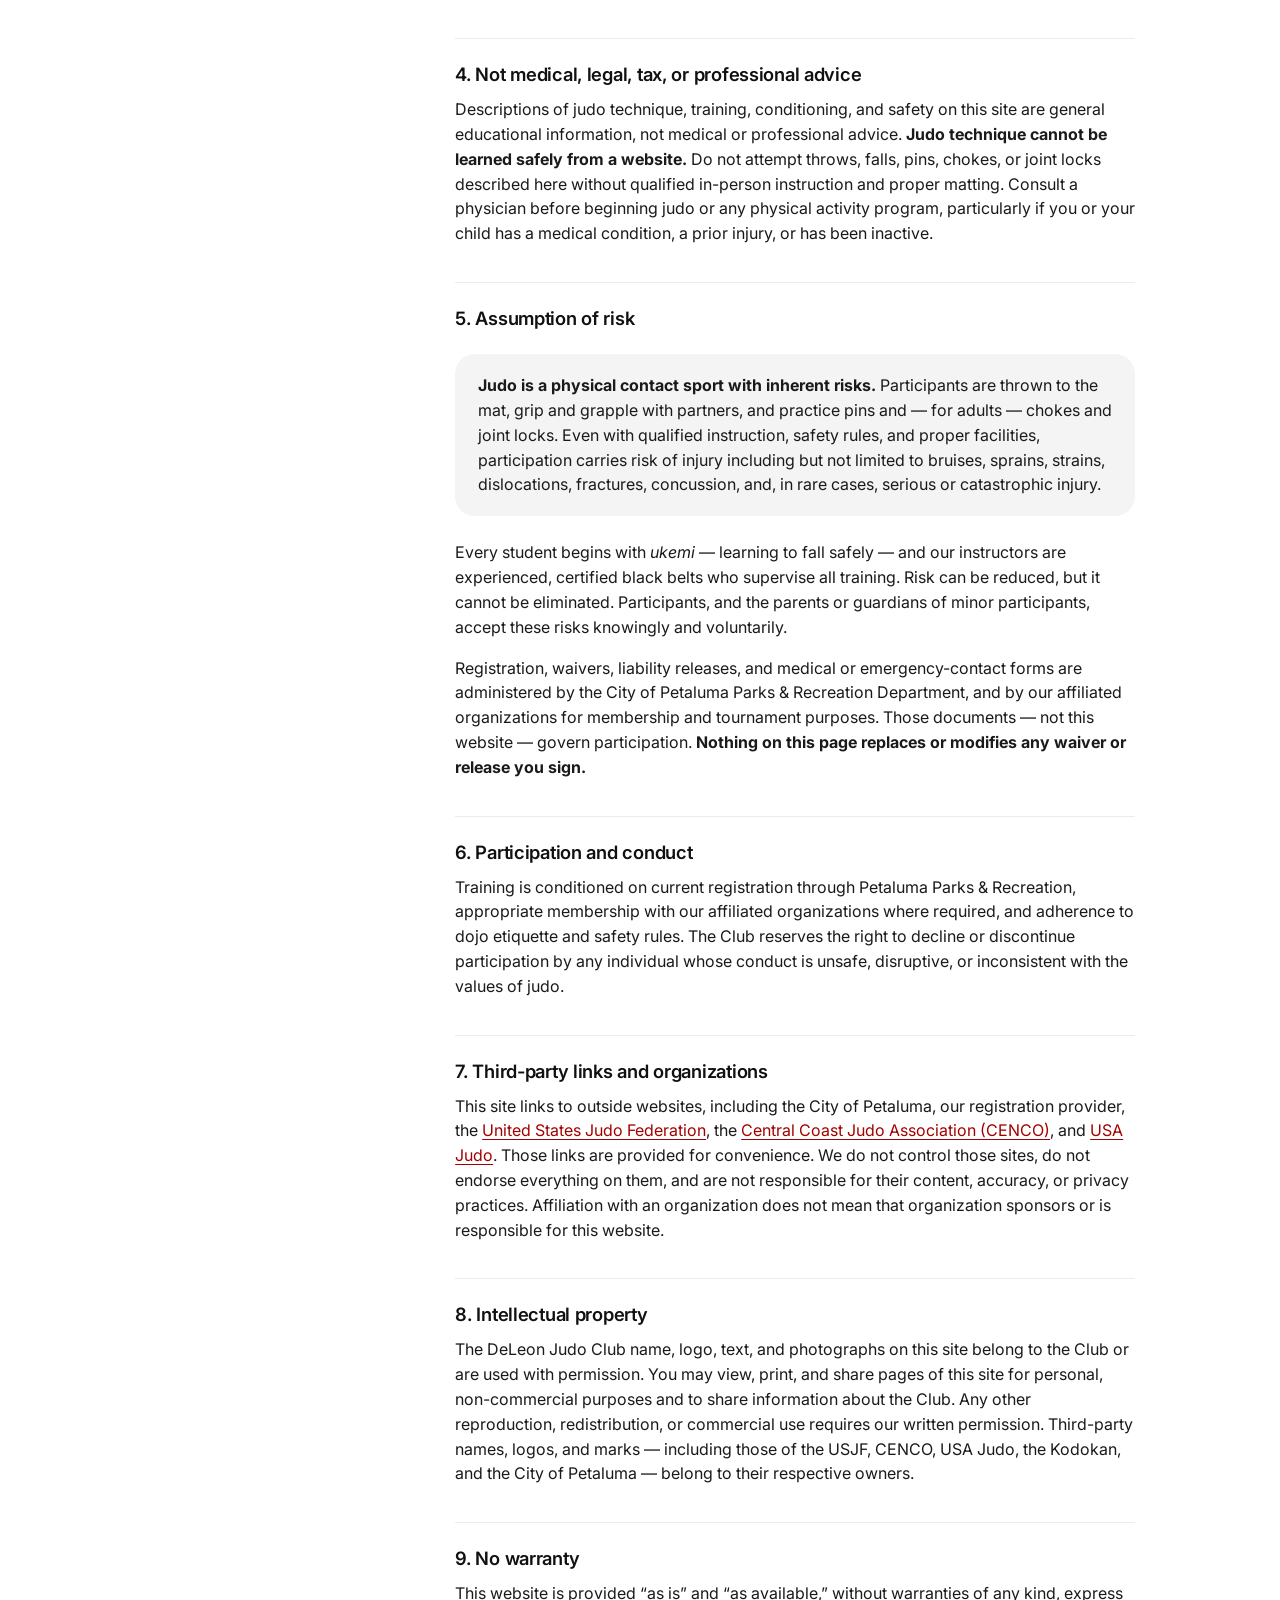
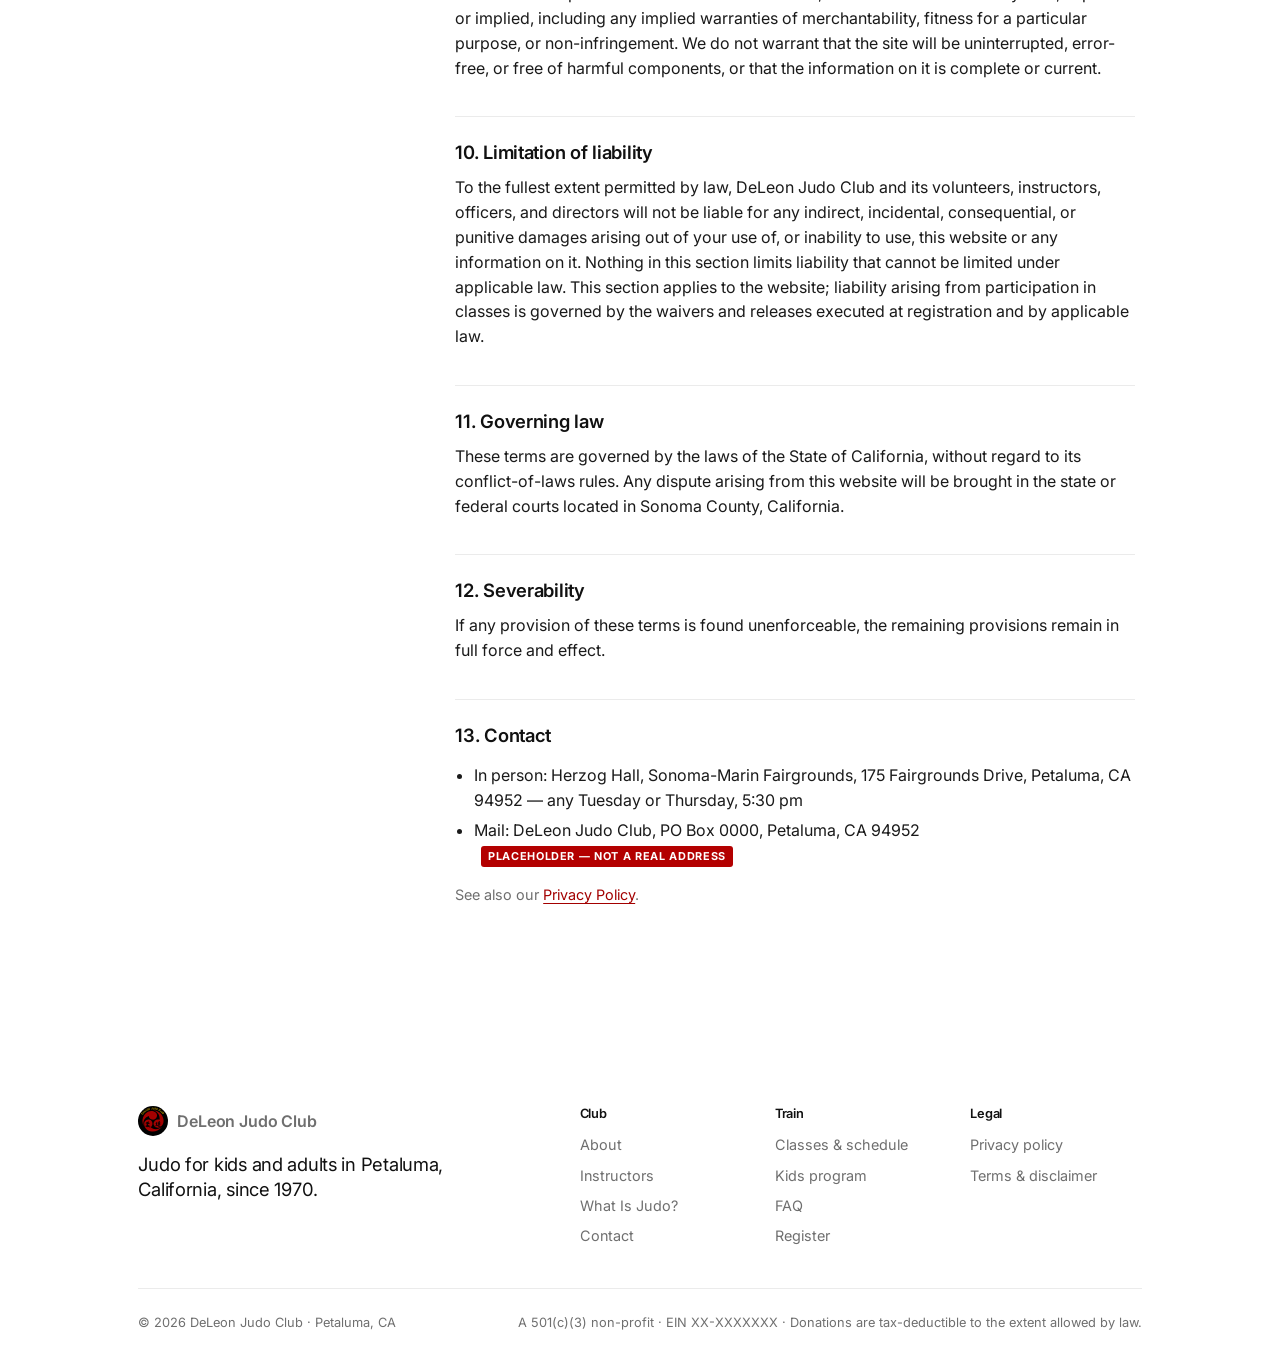
<file: terms.html>
<!DOCTYPE html>
<html lang="en">
<head>
  <meta charset="UTF-8">
  <meta name="viewport" content="width=device-width, initial-scale=1.0">
  <title>Terms &amp; Legal Disclaimer — DeLeon Judo Club</title>
  <meta name="description" content="Terms of use, legal disclaimer, assumption-of-risk notice, and 501(c)(3) non-profit disclosures for DeLeon Judo Club of Petaluma, CA.">
  <link rel="icon" href="public/logo.svg" type="image/svg+xml">
  <link rel="preconnect" href="https://fonts.googleapis.com">
  <link rel="preconnect" href="https://fonts.gstatic.com" crossorigin>
  <link href="https://fonts.googleapis.com/css2?family=Inter:wght@400;500;600;700&display=swap" rel="stylesheet">
  <link rel="stylesheet" href="css/styles.css">
</head>
<body>

<header class="site-header">
  <div class="wrap" data-liquid-glass>
    <a class="brand" href="index.html">
      <img src="public/logo.svg" alt="DeLeon Judo Club logo">
      <span>DeLeon Judo Club</span>
    </a>
    <button class="nav-toggle" aria-expanded="false" aria-controls="site-nav">Menu</button>
    <nav class="site-nav" id="site-nav" aria-label="Main">
      <ul>
        <li><a href="classes.html">Classes</a></li>
        <li><a href="kids.html">Kids</a></li>
        <li><a href="about.html">About</a></li>
        <li><a href="instructors.html">Instructors</a></li>
        <li><a href="what-is-judo.html">What Is Judo?</a></li>
        <li><a href="faq.html">FAQ</a></li>
        <li><a href="contact.html">Contact</a></li>
        <li><a class="nav-cta" data-register href="https://secure.rec1.com/CA/petaluma-ca/catalog">Register</a></li>
      </ul>
    </nav>
  </div>
</header>

<main>
  <div class="page-head">
    <div class="wrap">
      <h1>Terms of use &amp; legal disclaimer</h1>
      <p>Who we are as an organization, what this website is and isn't, and the risks that come with practicing judo.</p>
    </div>
  </div>

  <section>
    <div class="wrap legal-layout">
      <nav class="toc" data-toc aria-label="On this page"></nav>
      <div class="legal prose">
        <p class="legal-meta">Last updated: <time datetime="2026-08-31">August 31, 2026</time></p>

        <h2 id="nonprofit">1. Non-profit status</h2>
        <p><span data-legal-name>DeLeon Judo Club</span> is a non-profit organization founded in January 1970 and organized in the State of California. The Club is recognized by the Internal Revenue Service as exempt from federal income tax under <strong>Section 501(c)(3)</strong> of the Internal Revenue Code.</p>
        <ul>
          <li><strong>Employer Identification Number (EIN):</strong> <span data-ein>XX-XXXXXXX</span></li>
          <li><strong>Tax status:</strong> 501(c)(3) tax-exempt charitable organization</li>
          <li><strong>Mailing address:</strong> PO Box 0000, Petaluma, CA 94952 <strong class="placeholder-flag">Placeholder — not a real address</strong></li>
        </ul>
        <p>The Club is run by volunteer instructors. No instructor, officer, or director receives a salary from the Club, and no part of the Club's net earnings inures to the benefit of any private individual. Class fees are collected by the City of Petaluma Parks &amp; Recreation Department and support mat time, facility use, equipment, insurance, and keeping the program affordable for Petaluma families.</p>
        <p><strong>Donations.</strong> Contributions to DeLeon Judo Club are tax-deductible to the extent allowed by law. No goods or services are provided in exchange for a contribution unless we tell you otherwise in writing at the time. Class fees paid for instruction are <em>not</em> charitable contributions and are not deductible. Please consult your own tax advisor; we cannot give tax advice. Donors may request a written acknowledgment for their records.</p>
        <p><strong>Non-discrimination.</strong> The Club admits students of any race, color, national and ethnic origin, sex, religion, or disability to all the rights, privileges, programs, and activities generally made available to students at the Club.</p>

        <h2 id="acceptance">2. Acceptance of these terms</h2>
        <p>By using this website you agree to these terms. If you do not agree, please do not use the site. We may update these terms from time to time; the &ldquo;Last updated&rdquo; date above reflects the current version.</p>

        <h2 id="informational">3. This website is informational only</h2>
        <p>Everything on this site is published for general information about the Club and about judo. We work to keep schedules, fees, instructor rosters, and contact details accurate, but details change — <strong>class times, pricing, and availability are subject to change without notice</strong>, and the Petaluma Parks &amp; Recreation catalog is the authoritative source for current sessions and fees. Nothing on this site is an offer, a contract, or a guarantee of enrollment, class availability, rank advancement, or competitive results.</p>

        <h2 id="not-advice">4. Not medical, legal, tax, or professional advice</h2>
        <p>Descriptions of judo technique, training, conditioning, and safety on this site are general educational information, not medical or professional advice. <strong>Judo technique cannot be learned safely from a website.</strong> Do not attempt throws, falls, pins, chokes, or joint locks described here without qualified in-person instruction and proper matting. Consult a physician before beginning judo or any physical activity program, particularly if you or your child has a medical condition, a prior injury, or has been inactive.</p>

        <h2 id="assumption-of-risk">5. Assumption of risk</h2>
        <div class="callout">
          <p><strong>Judo is a physical contact sport with inherent risks.</strong> Participants are thrown to the mat, grip and grapple with partners, and practice pins and — for adults — chokes and joint locks. Even with qualified instruction, safety rules, and proper facilities, participation carries risk of injury including but not limited to bruises, sprains, strains, dislocations, fractures, concussion, and, in rare cases, serious or catastrophic injury.</p>
        </div>
        <p>Every student begins with <em>ukemi</em> — learning to fall safely — and our instructors are experienced, certified black belts who supervise all training. Risk can be reduced, but it cannot be eliminated. Participants, and the parents or guardians of minor participants, accept these risks knowingly and voluntarily.</p>
        <p>Registration, waivers, liability releases, and medical or emergency-contact forms are administered by the City of Petaluma Parks &amp; Recreation Department, and by our affiliated organizations for membership and tournament purposes. Those documents — not this website — govern participation. <strong>Nothing on this page replaces or modifies any waiver or release you sign.</strong></p>

        <h2 id="conduct">6. Participation and conduct</h2>
        <p>Training is conditioned on current registration through Petaluma Parks &amp; Recreation, appropriate membership with our affiliated organizations where required, and adherence to dojo etiquette and safety rules. The Club reserves the right to decline or discontinue participation by any individual whose conduct is unsafe, disruptive, or inconsistent with the values of judo.</p>

        <h2 id="third-party">7. Third-party links and organizations</h2>
        <p>This site links to outside websites, including the City of Petaluma, our registration provider, the <a href="https://www.usjf.com/" target="_blank" rel="noopener">United States Judo Federation</a>, the <a href="https://cencojudo.com/" target="_blank" rel="noopener">Central Coast Judo Association (CENCO)</a>, and <a href="https://www.usajudo.com/" target="_blank" rel="noopener">USA Judo</a>. Those links are provided for convenience. We do not control those sites, do not endorse everything on them, and are not responsible for their content, accuracy, or privacy practices. Affiliation with an organization does not mean that organization sponsors or is responsible for this website.</p>

        <h2 id="ip">8. Intellectual property</h2>
        <p>The DeLeon Judo Club name, logo, text, and photographs on this site belong to the Club or are used with permission. You may view, print, and share pages of this site for personal, non-commercial purposes and to share information about the Club. Any other reproduction, redistribution, or commercial use requires our written permission. Third-party names, logos, and marks — including those of the USJF, CENCO, USA Judo, the Kodokan, and the City of Petaluma — belong to their respective owners.</p>

        <h2 id="warranty">9. No warranty</h2>
        <p>This website is provided &ldquo;as is&rdquo; and &ldquo;as available,&rdquo; without warranties of any kind, express or implied, including any implied warranties of merchantability, fitness for a particular purpose, or non-infringement. We do not warrant that the site will be uninterrupted, error-free, or free of harmful components, or that the information on it is complete or current.</p>

        <h2 id="liability">10. Limitation of liability</h2>
        <p>To the fullest extent permitted by law, DeLeon Judo Club and its volunteers, instructors, officers, and directors will not be liable for any indirect, incidental, consequential, or punitive damages arising out of your use of, or inability to use, this website or any information on it. Nothing in this section limits liability that cannot be limited under applicable law. This section applies to the website; liability arising from participation in classes is governed by the waivers and releases executed at registration and by applicable law.</p>

        <h2 id="governing-law">11. Governing law</h2>
        <p>These terms are governed by the laws of the State of California, without regard to its conflict-of-laws rules. Any dispute arising from this website will be brought in the state or federal courts located in Sonoma County, California.</p>

        <h2 id="severability">12. Severability</h2>
        <p>If any provision of these terms is found unenforceable, the remaining provisions remain in full force and effect.</p>

        <h2 id="contact">13. Contact</h2>
        <ul>
          <li>In person: Herzog Hall, Sonoma-Marin Fairgrounds, 175 Fairgrounds Drive, Petaluma, CA 94952 — any Tuesday or Thursday, 5:30 pm</li>
          <li>Mail: DeLeon Judo Club, PO Box 0000, Petaluma, CA 94952 <strong class="placeholder-flag">Placeholder — not a real address</strong></li>
        </ul>

        <p class="legal-meta">See also our <a href="privacy.html">Privacy Policy</a>.</p>
      </div>
    </div>
  </section>
</main>

<footer class="site-footer">
  <div class="wrap">
    <div class="footer-top">
      <div class="footer-brand">
        <a class="brand" href="index.html">
          <img src="public/logo.svg" alt="">
          <span>DeLeon Judo Club</span>
        </a>
        <p>Judo for kids and adults in Petaluma, California, since 1970.</p>
      </div>
      <nav class="footer-cols" aria-label="Footer">
        <div>
          <h4>Club</h4>
          <ul>
            <li><a href="about.html">About</a></li>
            <li><a href="instructors.html">Instructors</a></li>
            <li><a href="what-is-judo.html">What Is Judo?</a></li>
            <li><a href="contact.html">Contact</a></li>
          </ul>
        </div>
        <div>
          <h4>Train</h4>
          <ul>
            <li><a href="classes.html">Classes &amp; schedule</a></li>
            <li><a href="kids.html">Kids program</a></li>
            <li><a href="faq.html">FAQ</a></li>
            <li><a data-register href="https://secure.rec1.com/CA/petaluma-ca/catalog">Register</a></li>
          </ul>
        </div>
        <div>
          <h4>Legal</h4>
          <ul>
            <li><a href="privacy.html">Privacy policy</a></li>
            <li><a href="terms.html">Terms &amp; disclaimer</a></li>
          </ul>
        </div>
      </nav>
    </div>
    <div class="footer-bottom">
      <p>&copy; <span data-year>2026</span> DeLeon Judo Club &middot; Petaluma, CA</p>
      <p>A 501(c)(3) non-profit &middot; EIN <span data-ein>XX-XXXXXXX</span> &middot; Donations are tax-deductible to the extent allowed by law.</p>
    </div>
  </div>
</footer>

<script src="js/main.js"></script>
<script src="js/liquid-glass.js"></script>
<script src="js/style-lab.js"></script>
</body>
</html>
</file>
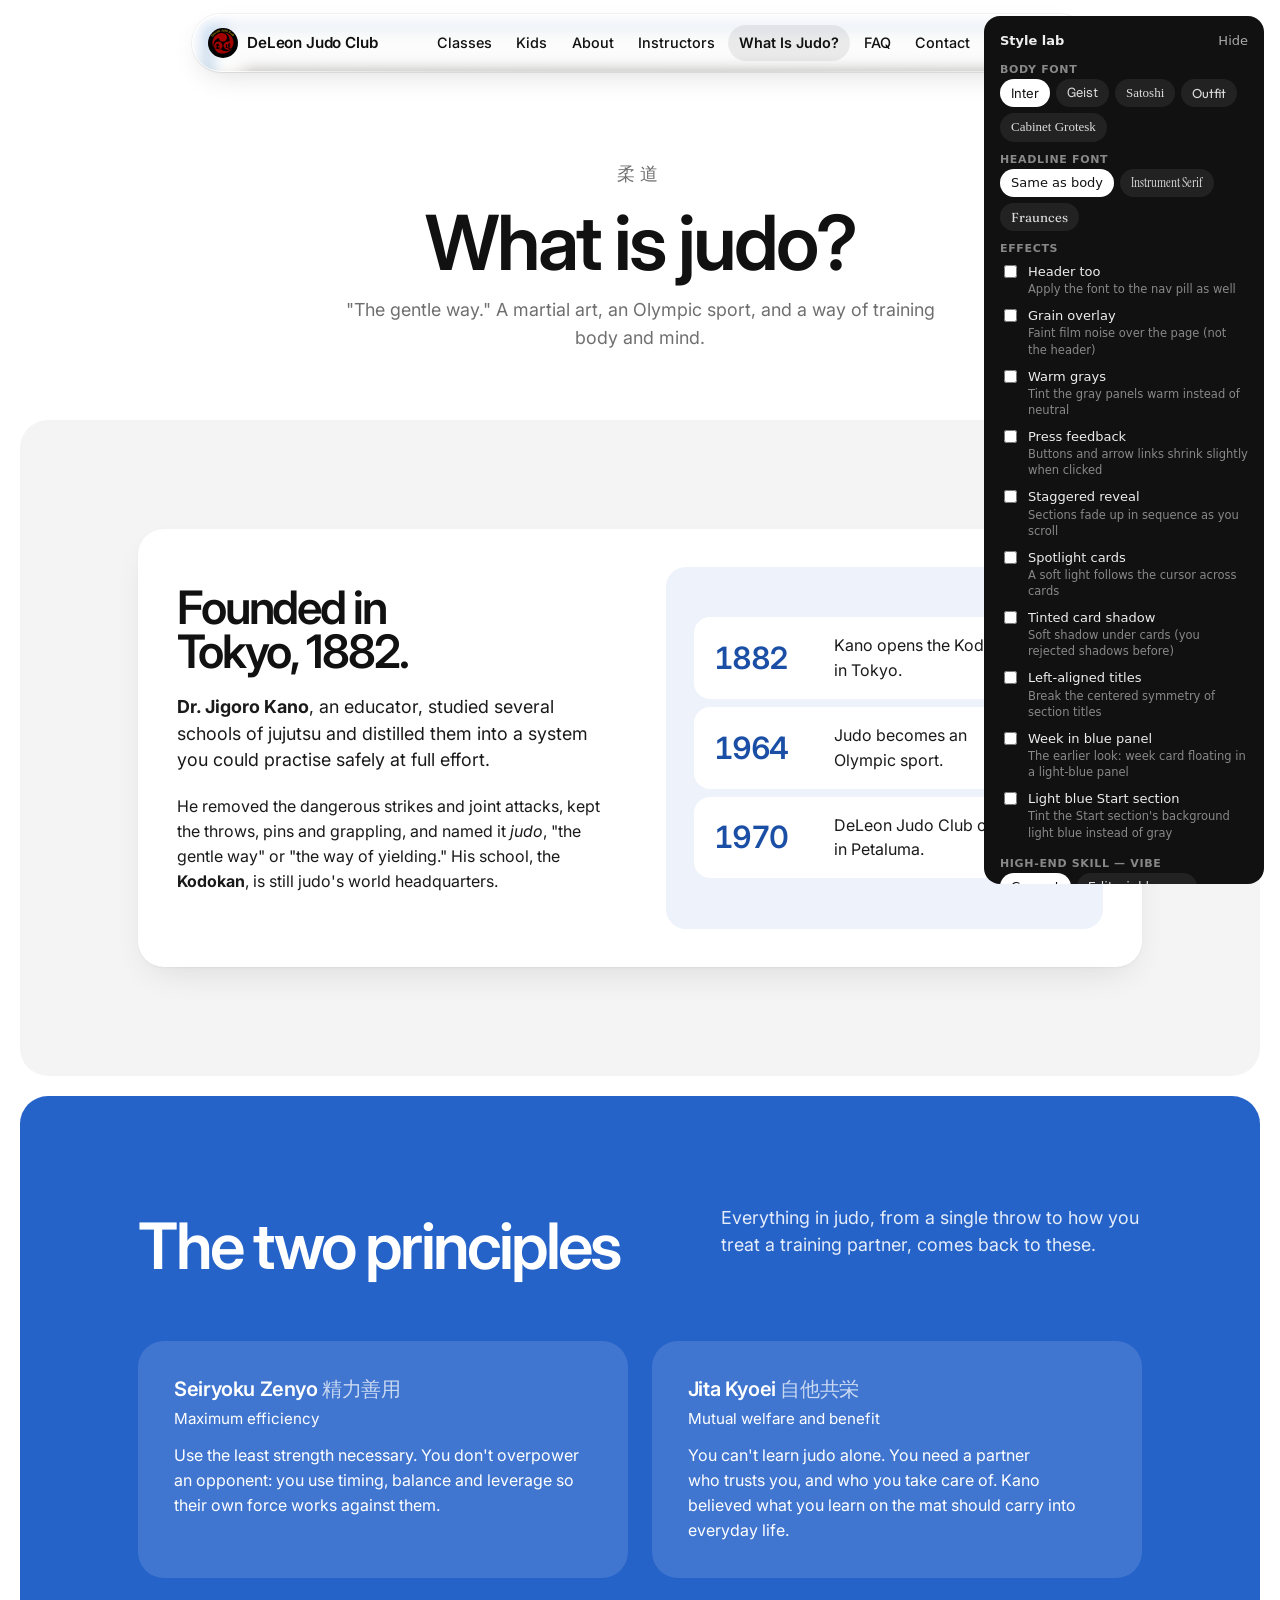
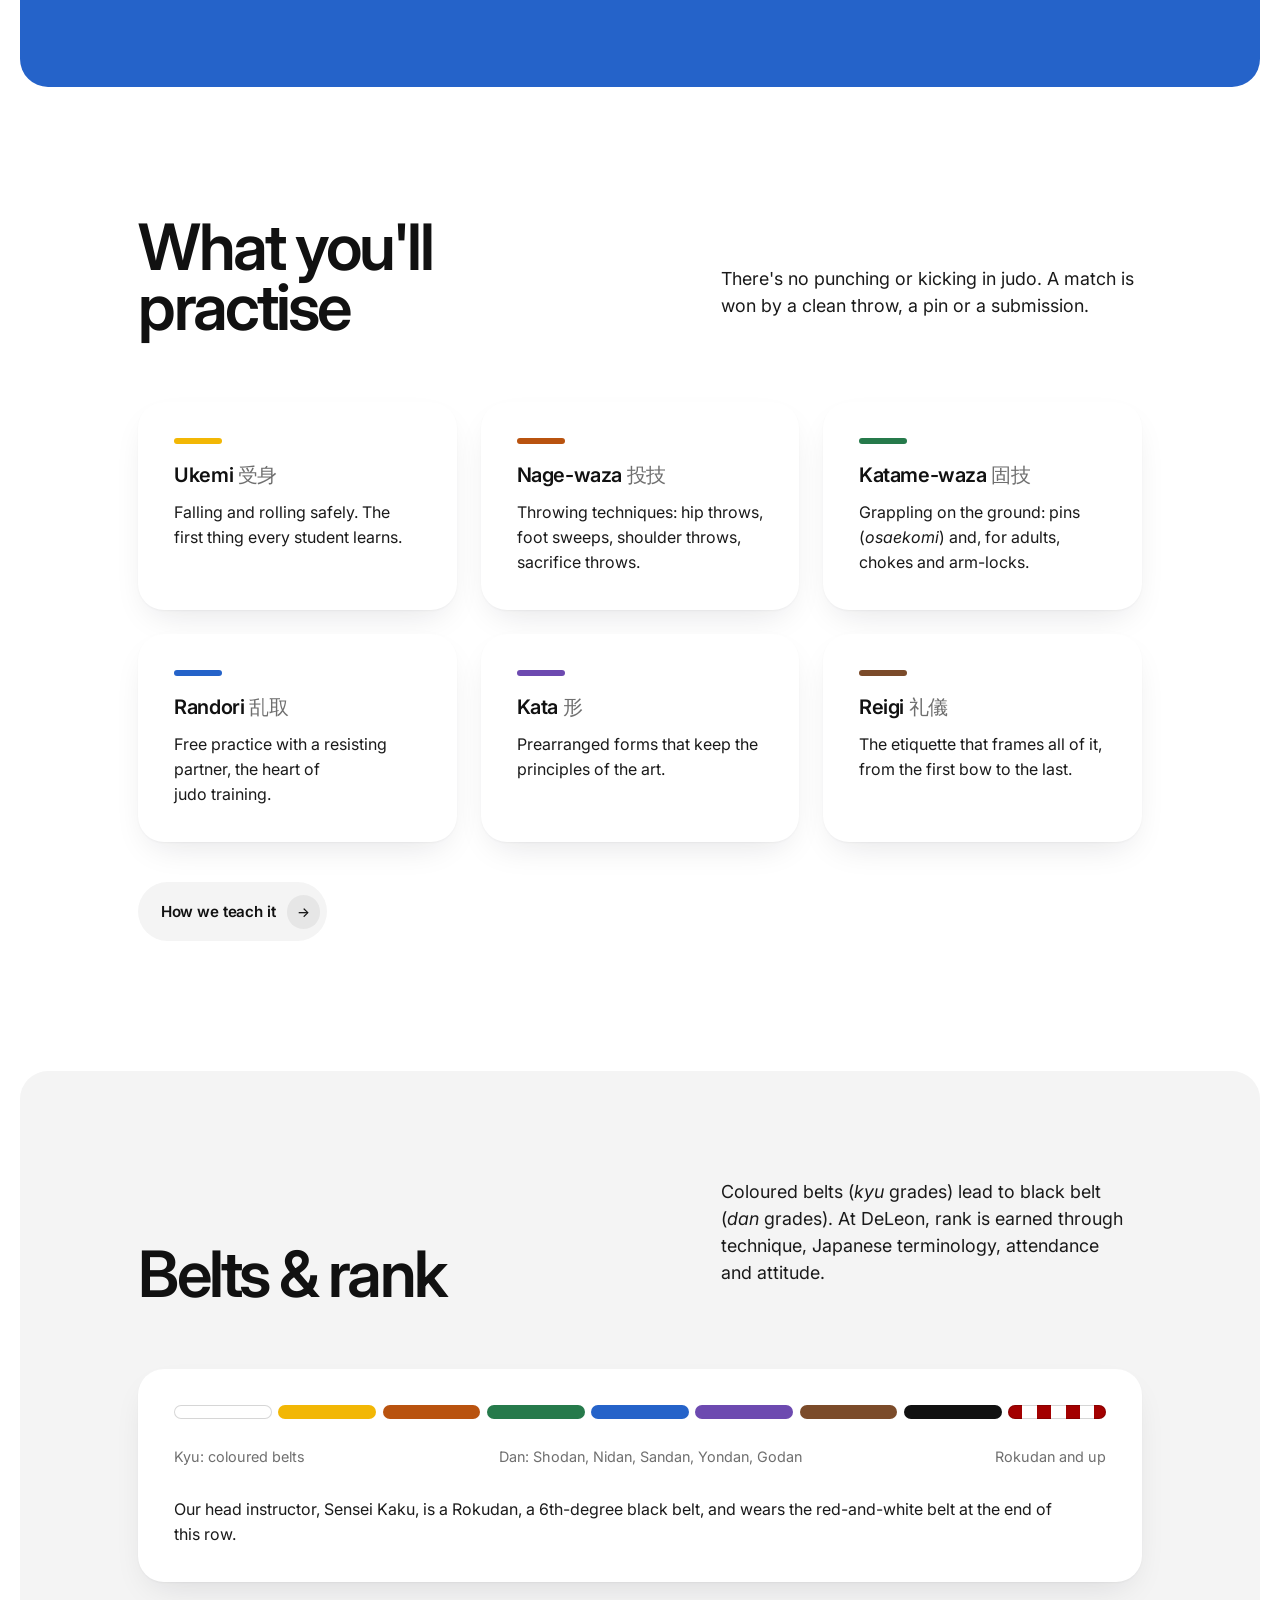
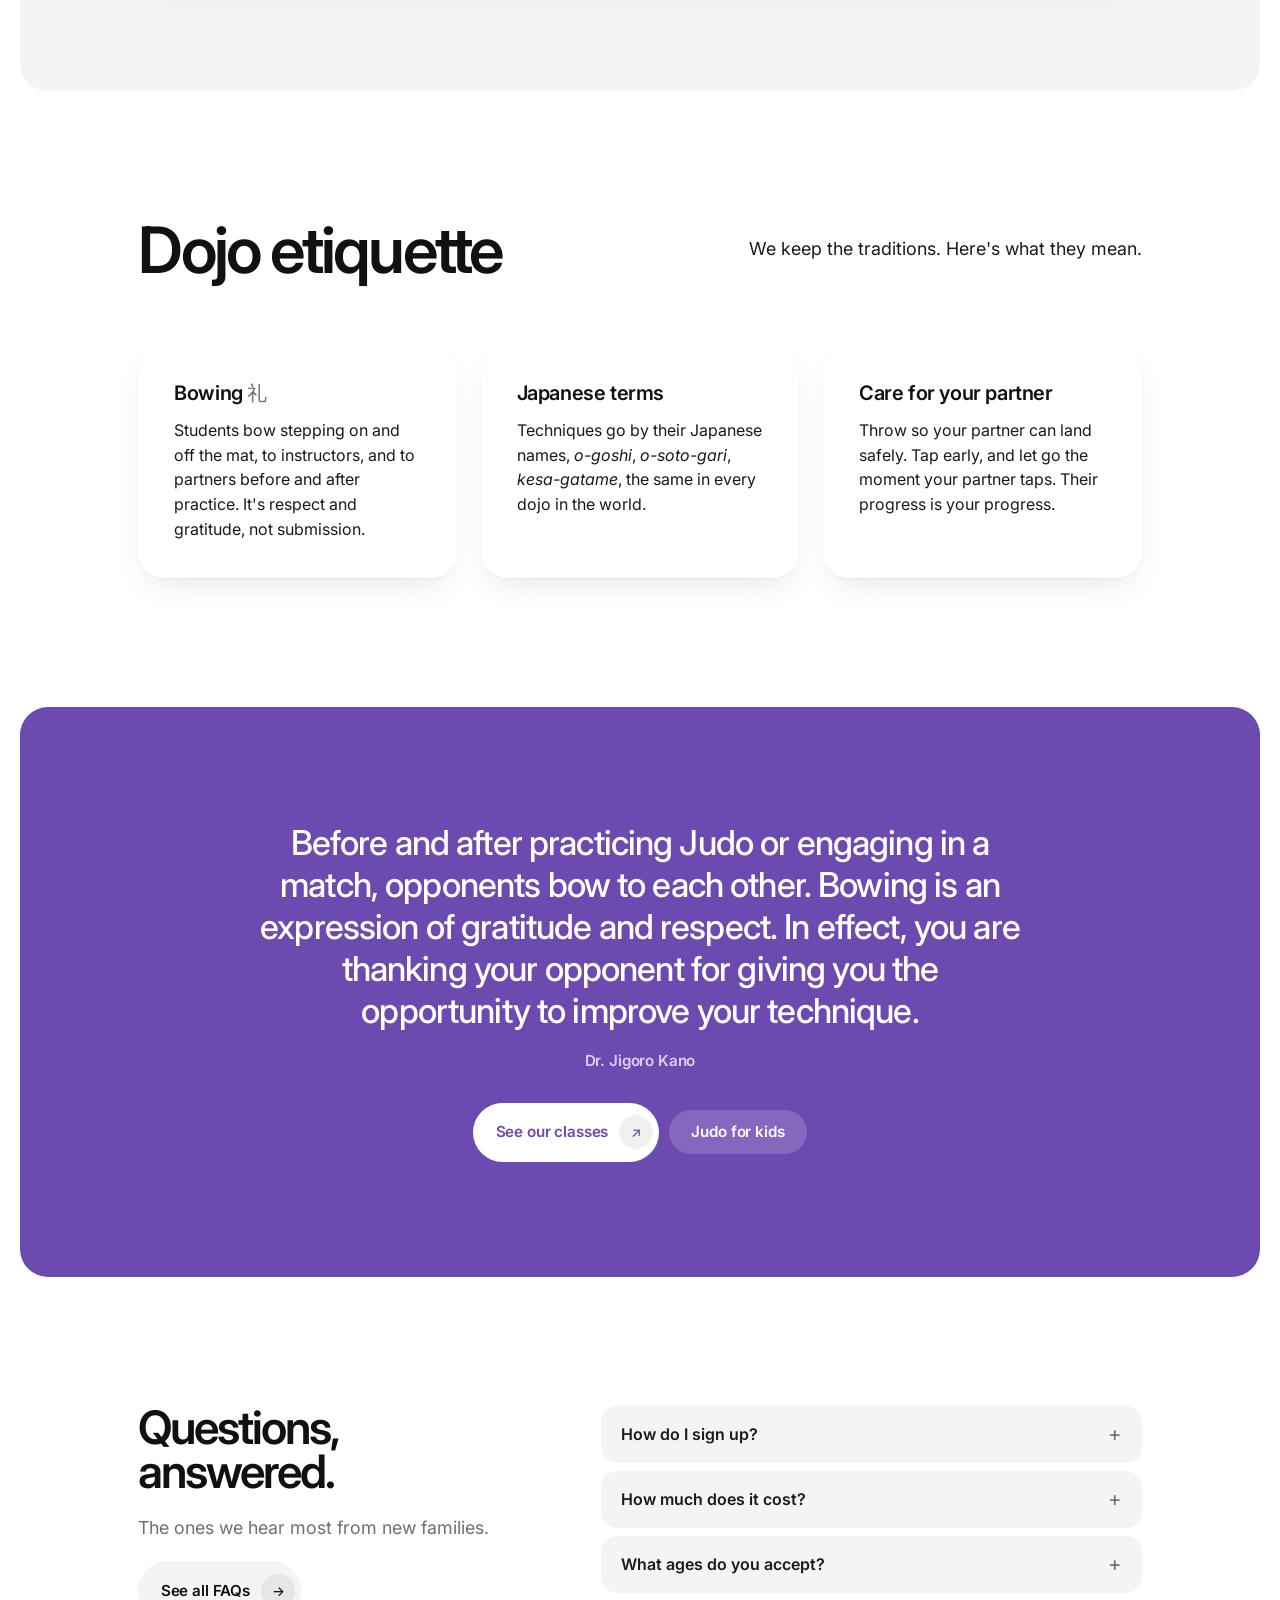
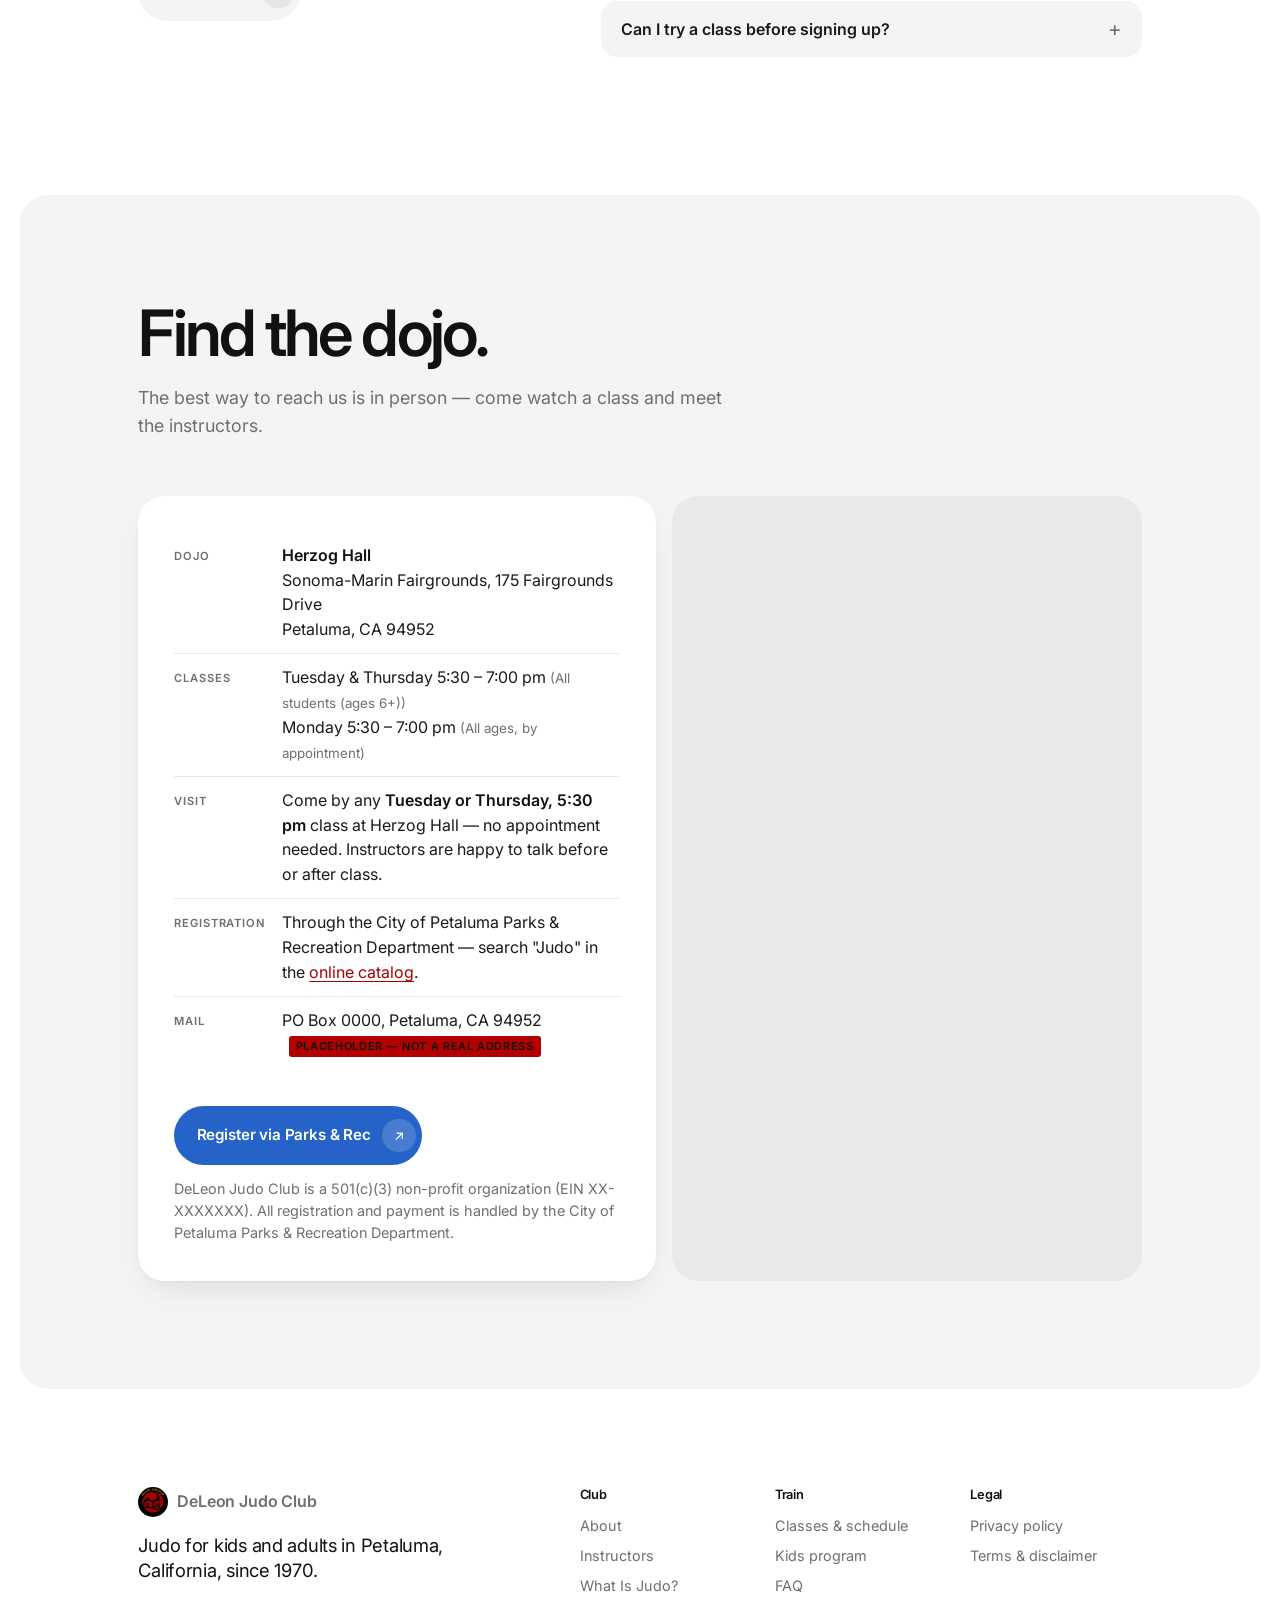
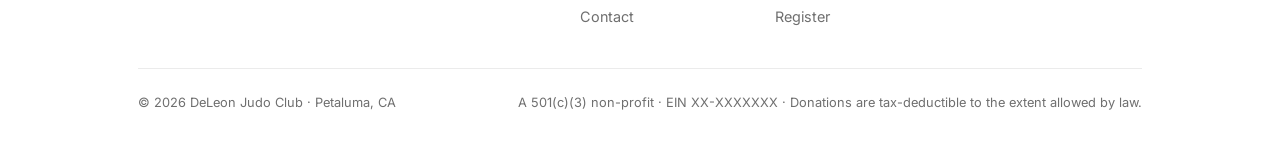
<file: what-is-judo.html>
<!DOCTYPE html>
<html lang="en">
<head>
  <meta charset="UTF-8">
  <meta name="viewport" content="width=device-width, initial-scale=1.0">
  <title>What Is Judo? — DeLeon Judo Club</title>
  <meta name="description" content="An introduction to judo — the Gentle Way — its history, principles, techniques, and belt system, from DeLeon Judo Club in Petaluma, CA.">
  <link rel="icon" href="public/logo.svg" type="image/svg+xml">
  <link rel="preconnect" href="https://fonts.googleapis.com">
  <link rel="preconnect" href="https://fonts.gstatic.com" crossorigin>
  <link href="https://fonts.googleapis.com/css2?family=Inter:wght@400;500;600;700&display=swap" rel="stylesheet">
  <link rel="stylesheet" href="css/styles.css">
</head>
<body>

<header class="site-header">
  <div class="wrap" data-liquid-glass>
    <a class="brand" href="index.html">
      <img src="public/logo.svg" alt="DeLeon Judo Club logo">
      <span>DeLeon Judo Club</span>
    </a>
    <button class="nav-toggle" aria-expanded="false" aria-controls="site-nav">Menu</button>
    <nav class="site-nav" id="site-nav" aria-label="Main">
      <ul>
        <li><a href="classes.html">Classes</a></li>
        <li><a href="kids.html">Kids</a></li>
        <li><a href="about.html">About</a></li>
        <li><a href="instructors.html">Instructors</a></li>
        <li><a href="what-is-judo.html">What Is Judo?</a></li>
        <li><a href="faq.html">FAQ</a></li>
        <li><a href="contact.html">Contact</a></li>
        <li><a class="nav-cta" data-register href="https://secure.rec1.com/CA/petaluma-ca/catalog">Register</a></li>
      </ul>
    </nav>
  </div>
</header>

<main>
  <div class="page-head">
    <div class="wrap">
      <span class="jp" lang="ja">柔道</span>
      <h1>What is judo?</h1>
      <p>"The gentle way." A martial art, an Olympic sport, and a way of training body and mind.</p>
    </div>
  </div>

  <!-- Rhythm: panel, BLUE BAND, quiet, panel, quiet, PURPLE CTA, quiet, panel -->

  <section class="alt">
    <div class="wrap">
      <div class="shell" data-reveal>
        <div class="core start-card">
          <div class="start-copy">
            <h2>Founded in Tokyo, 1882.</h2>
            <p class="lede"><strong>Dr. Jigoro Kano</strong>, an educator, studied several schools of jujutsu and distilled them into a system you could practise safely at full effort.</p>
            <p>He removed the dangerous strikes and joint attacks, kept the throws, pins and grappling, and named it <em>judo</em>, "the gentle way" or "the way of yielding." His school, the <strong>Kodokan</strong>, is still judo's world headquarters.</p>
          </div>
          <ol class="timeline stack">
            <li><span class="year">1882</span><p>Kano opens the Kodokan in Tokyo.</p></li>
            <li><span class="year">1964</span><p>Judo becomes an Olympic sport.</p></li>
            <li><span class="year">1970</span><p>DeLeon Judo Club opens in Petaluma.</p></li>
          </ol>
        </div>
      </div>
    </div>
  </section>

  <section class="band blue">
    <div class="wrap">
      <div class="head-split" data-reveal>
        <h2>The two principles</h2>
        <p class="lede">Everything in judo, from a single throw to how you treat a training partner, comes back to these.</p>
      </div>
      <div class="cards two">
        <div class="core" data-reveal>
          <h3>Seiryoku Zenyo <span class="jp-term">精力善用</span></h3>
          <p class="sub">Maximum efficiency</p>
          <p>Use the least strength necessary. You don't overpower an opponent: you use timing, balance and leverage so their own force works against them.</p>
        </div>
        <div class="core" data-reveal>
          <h3>Jita Kyoei <span class="jp-term">自他共栄</span></h3>
          <p class="sub">Mutual welfare and benefit</p>
          <p>You can't learn judo alone. You need a partner who trusts you, and who you take care of. Kano believed what you learn on the mat should carry into everyday life.</p>
        </div>
      </div>
    </div>
  </section>

  <section>
    <div class="wrap">
      <div class="head-split" data-reveal>
        <h2>What you'll practise</h2>
        <p class="lede">There's no punching or kicking in judo. A match is won by a clean throw, a pin or a submission.</p>
      </div>
      <div class="cards">
        <div class="shell" data-reveal><div class="core belted c-yellow"><h3>Ukemi <span class="jp-term">受身</span></h3><p>Falling and rolling safely. The first thing every student learns.</p></div></div>
        <div class="shell" data-reveal><div class="core belted c-orange"><h3>Nage-waza <span class="jp-term">投技</span></h3><p>Throwing techniques: hip throws, foot sweeps, shoulder throws, sacrifice throws.</p></div></div>
        <div class="shell" data-reveal><div class="core belted c-green"><h3>Katame-waza <span class="jp-term">固技</span></h3><p>Grappling on the ground: pins (<em>osaekomi</em>) and, for adults, chokes and arm-locks.</p></div></div>
        <div class="shell" data-reveal><div class="core belted c-blue"><h3>Randori <span class="jp-term">乱取</span></h3><p>Free practice with a resisting partner, the heart of judo training.</p></div></div>
        <div class="shell" data-reveal><div class="core belted c-purple"><h3>Kata <span class="jp-term">形</span></h3><p>Prearranged forms that keep the principles of the art.</p></div></div>
        <div class="shell" data-reveal><div class="core belted c-brown"><h3>Reigi <span class="jp-term">礼儀</span></h3><p>The etiquette that frames all of it, from the first bow to the last.</p></div></div>
      </div>
      <div class="link-row left"><a class="link-arrow" href="classes.html#curriculum">How we teach it</a></div>
    </div>
  </section>

  <section class="alt">
    <div class="wrap">
      <div class="head-split" data-reveal>
        <h2>Belts &amp; rank</h2>
        <p class="lede">Coloured belts (<em>kyu</em> grades) lead to black belt (<em>dan</em> grades). At DeLeon, rank is earned through technique, Japanese terminology, attendance and attitude.</p>
      </div>
      <div class="shell" data-reveal>
        <div class="core">
          <ul class="belt-rail" aria-label="Belt colours from beginner to senior black belt">
            <li class="c-white"></li><li class="c-yellow"></li><li class="c-orange"></li><li class="c-green"></li><li class="c-blue"></li><li class="c-purple"></li><li class="c-brown"></li><li class="c-black"></li><li class="kohaku"></li>
          </ul>
          <p class="rail-key"><span>Kyu: coloured belts</span><span>Dan: Shodan, Nidan, Sandan, Yondan, Godan</span><span>Rokudan and up</span></p>
          <p class="push">Our head instructor, Sensei Kaku, is a Rokudan, a 6th-degree black belt, and wears the red-and-white belt at the end of this row.</p>
        </div>
      </div>
    </div>
  </section>

  <section>
    <div class="wrap">
      <div class="head-split" data-reveal>
        <h2>Dojo etiquette</h2>
        <p class="lede">We keep the traditions. Here's what they mean.</p>
      </div>
      <div class="cards">
        <div class="shell" data-reveal><div class="core"><h3>Bowing <span class="jp-term">礼</span></h3><p>Students bow stepping on and off the mat, to instructors, and to partners before and after practice. It's respect and gratitude, not submission.</p></div></div>
        <div class="shell" data-reveal><div class="core"><h3>Japanese terms</h3><p>Techniques go by their Japanese names, <em>o-goshi</em>, <em>o-soto-gari</em>, <em>kesa-gatame</em>, the same in every dojo in the world.</p></div></div>
        <div class="shell" data-reveal><div class="core"><h3>Care for your partner</h3><p>Throw so your partner can land safely. Tap early, and let go the moment your partner taps. Their progress is your progress.</p></div></div>
      </div>
    </div>
  </section>

  <section class="callout-section purple">
    <div class="wrap">
      <blockquote class="quote-lead">
        Before and after practicing Judo or engaging in a match, opponents bow to each other. Bowing is an expression of gratitude and respect. In effect, you are thanking your opponent for giving you the opportunity to improve your technique.
        <cite>Dr. Jigoro Kano</cite>
      </blockquote>
      <div class="actions">
        <a class="btn" href="classes.html">See our classes</a>
        <a class="btn btn-outline" href="kids.html">Judo for kids</a>
      </div>
    </div>
  </section>

  <section id="faq" data-limit="4"></section>
  <section id="contact" class="alt"></section>
</main>

<footer class="site-footer">
  <div class="wrap">
    <div class="footer-top">
      <div class="footer-brand">
        <a class="brand" href="index.html">
          <img src="public/logo.svg" alt="">
          <span>DeLeon Judo Club</span>
        </a>
        <p>Judo for kids and adults in Petaluma, California, since 1970.</p>
      </div>
      <nav class="footer-cols" aria-label="Footer">
        <div>
          <h4>Club</h4>
          <ul>
            <li><a href="about.html">About</a></li>
            <li><a href="instructors.html">Instructors</a></li>
            <li><a href="what-is-judo.html">What Is Judo?</a></li>
            <li><a href="contact.html">Contact</a></li>
          </ul>
        </div>
        <div>
          <h4>Train</h4>
          <ul>
            <li><a href="classes.html">Classes &amp; schedule</a></li>
            <li><a href="kids.html">Kids program</a></li>
            <li><a href="faq.html">FAQ</a></li>
            <li><a data-register href="https://secure.rec1.com/CA/petaluma-ca/catalog">Register</a></li>
          </ul>
        </div>
        <div>
          <h4>Legal</h4>
          <ul>
            <li><a href="privacy.html">Privacy policy</a></li>
            <li><a href="terms.html">Terms &amp; disclaimer</a></li>
          </ul>
        </div>
      </nav>
    </div>
    <div class="footer-bottom">
      <p>&copy; <span data-year>2026</span> DeLeon Judo Club &middot; Petaluma, CA</p>
      <p>A 501(c)(3) non-profit &middot; EIN <span data-ein>XX-XXXXXXX</span> &middot; Donations are tax-deductible to the extent allowed by law.</p>
    </div>
  </div>
</footer>

<script src="js/main.js"></script>
<script src="js/liquid-glass.js"></script>
<script src="js/style-lab.js"></script>
</body>
</html>
</file>
<file: css/styles.css>
/* DeLeon Judo Club — styles
 * Look: white page, floating pill nav, big inset rounded panels instead of
 * bands and borders, generous vertical rhythm, black pill buttons. Red stays
 * the accent (links, the red callout band). */
:root {
  --red: #a30000;
  --black: #111111;
  --ink: #1a1a1a;
  --muted: #6f6f6f;
  --line: #ebebeb;
  --bg: #ffffff;
  --panel: #f4f4f4;
  --panel-deep: #e9e9e9;
  --gold: #ffcc00;
  /* Judo belt colours, in kyu order — accents that break up the white page.
     Used as tile fills and small markers, never as text on white (yellow
     fails contrast; --belt-yellow-ink is the readable version). */
  --belt-yellow: #f2b705;
  --belt-yellow-ink: #8a6800;
  --belt-orange: #b9530f;  /* deep enough for white text (4.9:1) */
  --belt-green: #267a4b;   /* 5.3:1 with white */
  --belt-blue: #2563c9;
  --belt-blue-deep: #1b4fa6;   /* hover / pressed */
  --belt-purple: #6d4ab0;
  --belt-brown: #7b4b2a;
  --max: 1080px;
  --gutter: clamp(12px, 1.6vw, 24px);   /* inset of panels from the viewport edge */
  --radius: 16px;                        /* cards, tables, FAQ rows */
  --radius-lg: 28px;                     /* section panels */
  --font: "Inter", -apple-system, "Helvetica Neue", Helvetica, Arial, sans-serif;
}

* { box-sizing: border-box; }
html { scroll-behavior: smooth; -webkit-font-smoothing: antialiased; }
body {
  margin: 0;
  font-family: var(--font);
  font-size: 16px;
  line-height: 1.55;
  color: var(--ink);
  background: var(--bg);
}
img { max-width: 100%; display: block; }
a { color: var(--red); text-decoration-thickness: 1px; text-underline-offset: 3px; }
a:hover { color: var(--black); }
/* Type scale. The jump from a headline to the body copy under it is the main
   device on this site: headlines run 2.5–5x the 16px body, tightly tracked and
   set at or below single leading; nothing lives in the middle of the scale. */
h1, h2, h3, h4 { line-height: 1.2; margin: 0 0 0.6em; color: var(--black); font-weight: 600; letter-spacing: -0.02em; }
h1 { font-size: clamp(2rem, 4vw, 2.6rem); letter-spacing: -0.03em; }
h2 { font-size: clamp(1.9rem, 3.2vw, 2.6rem); letter-spacing: -0.035em; line-height: 1.05; }
h3 { font-size: 1.05rem; letter-spacing: -0.01em; }
p { margin: 0 0 1em; }
small { color: var(--muted); }
.wrap { max-width: var(--max); margin: 0 auto; padding: 0 clamp(1.25rem, 3vw, 2.5rem); }
.muted { color: var(--muted); }
.sr-only { position: absolute; width: 1px; height: 1px; overflow: hidden; clip: rect(0 0 0 0); white-space: nowrap; }

/* Buttons — pills on a heavy custom curve. Primary is belt blue; secondary
   (.btn-outline and .link-arrow) is a flat tone step. Arrow buttons carry the
   arrow in its own circle, flush to the right, which nudges on hover. */
:root { --spring: cubic-bezier(0.32, 0.72, 0, 1); }
.btn, .link-arrow {
  display: inline-flex;
  align-items: center;
  gap: 0.7rem;
  padding: 0.8rem 1.4rem;
  border: 0;
  border-radius: 999px;
  font-weight: 600;
  font-size: 0.95rem;
  line-height: 1.2;
  letter-spacing: -0.01em;
  text-decoration: none;
  cursor: pointer;
  transition: background 0.5s var(--spring), color 0.5s var(--spring), transform 0.5s var(--spring);
}
.btn { background: var(--belt-blue); color: #fff; }
.btn:hover { background: var(--belt-blue-deep); color: #fff; }
.btn:active, .link-arrow:active { transform: scale(0.98); }
.btn:focus-visible, .link-arrow:focus-visible { outline: 2px solid var(--belt-blue); outline-offset: 3px; }
.btn.btn-outline, .link-arrow { background: var(--panel); color: var(--black); }
.btn.btn-outline:hover, .link-arrow:hover { background: var(--panel-deep); color: var(--black); }
.btn.btn-gold { background: var(--belt-blue); color: #fff; }

/* The nested arrow: primary buttons and .link-arrow get it; .btn-outline
   stays plain text so a pair never shows two arrows. */
.btn:not(.btn-outline), .link-arrow { padding-right: 0.4rem; }
.btn:not(.btn-outline)::after, .link-arrow::after {
  content: "\2197";
  display: inline-grid;
  place-items: center;
  width: 2.1rem;
  height: 2.1rem;
  border-radius: 50%;
  font-size: 0.85rem;
  font-weight: 500;
  background: rgba(255, 255, 255, 0.16);
  transition: transform 0.5s var(--spring), background 0.5s var(--spring);
}
.link-arrow::after { content: "\2192"; background: rgba(0, 0, 0, 0.06); }
.btn:not(.btn-outline):hover::after, .link-arrow:hover::after { transform: translate(3px, -1px) scale(1.05); }
.link-arrow:hover::after { transform: translateX(3px) scale(1.05); }

/* On a gray surface, flip secondaries to white */
section.alt .link-arrow, section.alt .btn.btn-outline, .core-panel .link-arrow { background: var(--bg); }
section.alt .link-arrow:hover, section.alt .btn.btn-outline:hover { background: #fafafa; }
section.alt .core .link-arrow { background: var(--panel); }
section.alt .core .link-arrow:hover { background: var(--panel-deep); }
/* On colour: white button with the colour as text, or translucent on red/dark */
section.band .link-arrow { background: #fff; color: var(--belt-blue); }
section.band .link-arrow:hover { background: rgba(255, 255, 255, 0.9); color: var(--belt-blue); }
section.band .link-arrow::after { background: rgba(37, 99, 201, 0.1); }
section.dark .link-arrow { background: rgba(255, 255, 255, 0.16); color: #fff; }
section.dark .link-arrow:hover { background: rgba(255, 255, 255, 0.26); color: #fff; }
section.dark .link-arrow::after { background: rgba(255, 255, 255, 0.14); }
/* A row of them */
.link-row { display: flex; flex-wrap: wrap; gap: 0.6rem; justify-content: center; margin: 2.5rem 0 0; }
.link-row.left { justify-content: flex-start; }
.actions { display: flex; flex-wrap: wrap; gap: 0.6rem; align-items: center; }

/* Header / nav — a floating pill, centred, over the page. The header itself
   is transparent and lets clicks through; only the pill is interactive. */
.site-header { position: sticky; top: 0; z-index: 50; padding: 14px var(--gutter) 0; pointer-events: none; }
.site-header .wrap {
  pointer-events: auto;
  position: relative;
  width: max-content;
  max-width: 100%;
  margin: 0 auto;
  padding: 6px 8px 6px 16px;
  min-height: 58px;
  display: flex;
  align-items: center;
  gap: clamp(1rem, 4vw, 3rem);
  border-radius: 29px; /* = half the min-height: a full pill, and still a
                          soft rounded panel once it grows to hold the menu */
  /* Liquid glass: js/liquid-glass.js sets the refracting backdrop-filter
     inline; these are the no-JS fallback and the glass rim. The tint is
     nearly clear so the page shows through; a slight brightness drop in
     the filter is what makes the pill read on plain white. */
  background: rgba(255, 255, 255, 0.42);
  -webkit-backdrop-filter: blur(12px) brightness(0.98) saturate(1.4);
  backdrop-filter: blur(12px) brightness(0.98) saturate(1.4);
  /* Rim, a faint inner depth at the bottom edge, then a soft lift off the
     page: a tight contact shadow plus a wide, low-opacity ambient one. */
  box-shadow:
    inset 0 1px 0 rgba(255, 255, 255, 0.85),
    inset 0 -6px 12px -8px rgba(0, 0, 0, 0.08),
    0 0 0 1px rgba(0, 0, 0, 0.05),
    0 1px 2px rgba(0, 0, 0, 0.04),
    0 10px 30px -10px rgba(0, 0, 0, 0.16);
}
/* Specular edge: a 1px gradient ring, bright where light would catch the
   top-left and bottom-right of the glass, nearly clear along the sides. */
.site-header .wrap::before {
  content: "";
  position: absolute;
  inset: 0;
  border-radius: inherit;
  padding: 1px;
  background: linear-gradient(135deg, rgba(255, 255, 255, 0.95), rgba(255, 255, 255, 0.25) 35%, rgba(255, 255, 255, 0.1) 65%, rgba(255, 255, 255, 0.75));
  -webkit-mask: linear-gradient(#000 0 0) content-box, linear-gradient(#000 0 0);
  -webkit-mask-composite: xor;
  mask-composite: exclude;
  pointer-events: none;
}
.brand { display: flex; align-items: center; gap: 0.55rem; color: var(--black); text-decoration: none; font-weight: 600; font-size: 0.95rem; letter-spacing: -0.01em; white-space: nowrap; }
.brand img { width: 30px; height: 30px; }
.brand:hover { color: var(--black); }
.nav-toggle { display: none; background: rgba(255, 255, 255, 0.7); border: 0; color: var(--black); padding: 0.5rem 0.9rem; border-radius: 999px; font: inherit; font-size: 0.875rem; font-weight: 600; cursor: pointer; margin-left: auto; }
.site-nav ul { list-style: none; margin: 0; padding: 0; display: flex; gap: 2px; align-items: center; }
.site-nav a { display: block; padding: 0.45rem 0.7rem; color: var(--black); text-decoration: none; font-size: 0.9rem; font-weight: 500; border-radius: 999px; transition: background 0.15s ease; }
.site-nav a:hover { background: rgba(0, 0, 0, 0.06); color: var(--black); }
.site-nav a[aria-current="page"] { background: rgba(0, 0, 0, 0.07); font-weight: 600; }
.site-nav a.nav-cta { margin-left: 0.35rem; background: var(--black); color: #fff; padding: 0.5rem 1rem; font-weight: 600; }
.site-nav a.nav-cta:hover { background: #333; }

@media (max-width: 980px) {
  /* The pill is the menu: it wraps and grows to hold the links, so there is
     one glass surface (a nested backdrop-filter can't see the page). */
  .site-header .wrap { width: 100%; flex-wrap: wrap; row-gap: 0; }
  .nav-toggle { display: inline-block; }
  .site-nav { display: none; width: 100%; padding: 4px 0 4px; }
  .site-nav.open { display: block; }
  .site-nav ul { flex-direction: column; align-items: stretch; gap: 2px; }
  .site-nav a { padding: 0.7rem 0.9rem; font-size: 1rem; }
  .site-nav a.nav-cta { margin: 6px 0 0; text-align: center; }
}
/* Hero — big, centered, high impact */
.hero { padding: clamp(3.5rem, 10vw, 8rem) 0 clamp(3rem, 7vw, 5.5rem); text-align: center; }
.hero .wrap { max-width: 1080px; }
.hero h1 {
  font-size: clamp(2.5rem, 7.5vw, 5.25rem);
  line-height: 1.02;
  letter-spacing: -0.035em;
  max-width: 26ch;
  margin: 0 auto 1.1rem;
  text-wrap: balance;
}
.hero .lead { font-size: clamp(1.05rem, 1.7vw, 1.3rem); max-width: 620px; margin: 0 auto; color: var(--muted); }
.hero .actions { display: flex; gap: 0.6rem; flex-wrap: wrap; margin-top: 2rem; justify-content: center; }
/* Hero photo clusters — groups of club photos rise behind the copy: each one
 * fades in while rising, keeps rising the whole time it's visible, and fades
 * out still rising. Positions come from js/main.js as --x/--y/--w (percent of
 * the hero box); --life is the per-photo lifetime, --i the stagger index. */
.hero.has-photos { position: relative; overflow: hidden; }
.hero.has-photos .wrap { position: relative; z-index: 2; }
.hero-photos, .hero-veil { position: absolute; inset: 0; pointer-events: none; }
.hero-veil { z-index: 1; background: radial-gradient(ellipse 42% 60% at 50% 50%, rgba(255,255,255,0.92) 0%, rgba(255,255,255,0.6) 55%, rgba(255,255,255,0) 100%); }
.hero-photo {
  position: absolute;
  left: var(--x); top: var(--y); width: var(--w);
  aspect-ratio: var(--ar, 4 / 3);
  margin: 0;
  overflow: hidden;
  border-radius: var(--radius-lg);
  opacity: 0;
  animation: hero-rise var(--life, 6s) linear both;
  animation-delay: calc(var(--i) * 160ms);
  will-change: opacity, transform;
}
.hero-photo img {
  width: 100%; height: 100%; object-fit: cover; display: block;
  animation: hero-pop var(--life, 6s) linear both;
  animation-delay: inherit;
}
/* The rise is linear over the whole lifetime so there is never a still
   moment; only the opacity has an in and an out. The scale pop lives on the
   img so it can ease independently of the linear rise. */
@keyframes hero-rise {
  0%   { opacity: 0; transform: translateY(70px); }
  5%   { opacity: 1; }
  88%  { opacity: 1; }
  100% { opacity: 0; transform: translateY(-70px); }
}
/* Speech-bubble pop in (quick, overshoots, settles — 6.5% ≈ 0.42s of a 6.5s
   life), then a pop out over the last ~12% (≈0.8s) that starts where the
   opacity fade-out does: no overshoot, but a hard ease-in so it snaps away. */
@keyframes hero-pop {
  0%   { transform: scale(0.4); animation-timing-function: cubic-bezier(0.34, 1.56, 0.64, 1); }
  6.5% { transform: none; animation-timing-function: linear; }
  88%  { transform: none; animation-timing-function: cubic-bezier(0.55, 0, 0.8, 0.2); }
  100% { transform: scale(0.45); }
}
@media (min-width: 760px) {
  .hero.has-photos { min-height: min(86vh, 880px); display: flex; align-items: center; }
  .hero.has-photos .wrap { width: 100%; }
  /* Keep the headline inside the middle ~60% so the photo clusters have gutters. */
  .hero.has-photos h1 { font-size: clamp(2.5rem, 5.8vw, 5.25rem); max-width: min(26ch, 66vw); }
  .hero.has-photos .lead { max-width: min(620px, 58vw); }
}
@media (max-width: 759px) {
  .hero-photos, .hero-veil { display: none; }
}
@media (prefers-reduced-motion: reduce) {
  .hero-photo, .hero-photo img { animation: none; opacity: 1; }
}


/* Page header (interior pages) — same impact, one notch smaller */
.page-head { padding: clamp(3rem, 7.5vw, 5.5rem) 0 clamp(2rem, 4vw, 3rem); text-align: center; }
.page-head h1 {
  margin: 0 auto;
  font-size: clamp(2.4rem, 7vw, 4.75rem);
  line-height: 0.98;
  letter-spacing: -0.04em;
  max-width: 16ch;
  text-wrap: balance;
}
.page-head p { margin: 1rem auto 0; color: var(--muted); max-width: 620px; font-size: clamp(1rem, 1.4vw, 1.2rem); text-wrap: pretty; }

/* Sections — no dividers. Rhythm comes from whitespace, and from the
   alternating inset panels (.alt) that sit a gutter in from the viewport. */
section { padding: clamp(5rem, 8.5vw, 8rem) 0; }
section.alt, section.dark, .callout-section:is(.red, .green, .orange, .black) {
  margin: var(--gutter);
  border-radius: var(--radius-lg);
}
section.alt { background: var(--panel); }
section.dark { background: var(--black); color: #e6e6e6; }
section.dark h2, section.dark h3 { color: #fff; }
section.dark a { color: var(--gold); }
section.dark .muted, section.dark .section-title p { color: #a8a8a8; }
section.dark small { color: #a8a8a8; }
.section-title { margin-bottom: 2.75rem; }
.section-title h2 {
  font-size: clamp(2.5rem, 6vw, 4rem);
  line-height: 0.96;
  letter-spacing: -0.045em;
  max-width: 16ch;
  margin-bottom: 0.65rem;
  text-wrap: balance;
}
.section-title p { color: var(--muted); margin: 0; font-size: clamp(1.02rem, 1.4vw, 1.15rem); max-width: 54ch; text-wrap: pretty; }
.section-title.center { text-align: center; max-width: 820px; margin-left: auto; margin-right: auto; margin-bottom: 3.25rem; }
.section-title.center h2 { max-width: 18ch; margin-left: auto; margin-right: auto; }
.section-title.center p { max-width: 46ch; margin-left: auto; margin-right: auto; }

/* Headlines inside a two-column prose block — a step down from a full-width
   section title, still well clear of the body copy under them. */
.grid-2 .prose > h2 {
  font-size: clamp(2.1rem, 3.8vw, 3rem);
  line-height: 0.99;
  letter-spacing: -0.04em;
  margin-bottom: 0.9rem;
  text-wrap: balance;
}
.grid-2 .prose > h2:not(:first-child) { margin-top: 3rem; }
.prose { max-width: 680px; }
.prose ul, .prose ol { padding-left: 1.2rem; }
.prose li { margin-bottom: 0.35rem; }

.grid { display: grid; gap: 1.25rem; }
.grid-2 { grid-template-columns: repeat(2, 1fr); }
.grid-3 { grid-template-columns: repeat(3, 1fr); }
@media (max-width: 860px) { .grid-3 { grid-template-columns: repeat(2, 1fr); } }
@media (max-width: 600px) { .grid-2, .grid-3 { grid-template-columns: 1fr; } }

/* Cards — no borders, no shadows; a tone step from whatever they sit on. */
.card { background: var(--panel); border-radius: var(--radius); padding: 1.6rem; }
section.alt .card { background: var(--bg); }
.card h3 { margin-top: 0; }
.card .rank { color: var(--red); font-weight: 600; font-size: 0.75rem; text-transform: uppercase; letter-spacing: 0.08em; margin-bottom: 0.5rem; }
.card p:last-child { margin-bottom: 0; }

/* Bento — a 6-column grid of tiles in mixed sizes. Tiles are flat: a tone
   step (gray on white, white on a gray panel) or a solid belt colour. */
.bento { display: grid; grid-template-columns: repeat(6, 1fr); gap: 1rem; }
.tile {
  grid-column: span 2;
  display: flex;
  flex-direction: column;
  gap: 0.75rem;
  min-width: 0;
  background: var(--panel);
  border-radius: 24px;
  padding: clamp(1.4rem, 2.6vw, 2.1rem);
}
section.alt .tile { background: var(--bg); }
.tile > * { margin: 0; }
.tile h2 { font-size: clamp(2rem, 3.6vw, 2.9rem); line-height: 0.98; letter-spacing: -0.04em; text-wrap: balance; }
.tile h3 { font-size: 1.2rem; letter-spacing: -0.02em; }
.tile p { color: var(--ink); text-wrap: pretty; }
.tile .push { margin-top: auto; } /* pins a link or button to the tile's bottom edge */
.tile.span-3 { grid-column: span 3; }
.tile.span-4 { grid-column: span 4; }
.tile.span-6 { grid-column: span 6; }
.tile.row-2 { grid-row: span 2; }

/* Solid belt tiles */
.tile.fill { color: #fff; }
.tile.fill :is(h2, h3, p, strong) { color: inherit; }
.tile.fill-yellow { background: var(--belt-yellow); color: var(--black); }
.tile.fill-orange { background: var(--belt-orange); }
.tile.fill-green  { background: var(--belt-green); }
.tile.fill-blue   { background: var(--belt-blue); }
.tile.fill-black  { background: var(--black); }
.tile.fill-red    { background: var(--red); }

/* Split section — a left-aligned title beside its content */
.split { display: grid; grid-template-columns: minmax(0, 5fr) minmax(0, 7fr); gap: clamp(2rem, 5vw, 4.5rem); align-items: start; }
.split .section-title { margin: 0; }
.split .section-title h2 { font-size: clamp(2.3rem, 4.6vw, 3.6rem); }
.split .link-row { justify-content: flex-start; margin-top: 1.5rem; }

/* ---------- Cards ----------
   A white card on a soft, wide shadow. .shell is the card's outer box (kept
   so photos and cards share markup); .core is the card face. Photos never
   get a shadow — they stay flat. */
:root { --soft-shadow: 0 1px 2px rgba(20, 24, 32, 0.04), 0 14px 36px -14px rgba(20, 24, 32, 0.14); }
.shell { --r: 26px; --pad: 0px; border-radius: var(--r); min-width: 0; }
.core {
  height: 100%;
  margin: 0;
  border-radius: var(--r, 26px);
  background: #fff;
  box-shadow: var(--soft-shadow);
  padding: clamp(1.5rem, 2.8vw, 2.4rem);
  display: flex;
  flex-direction: column;
  gap: 0.8rem;
}
.core > * { margin: 0; }
.core .push { margin-top: auto; padding-top: 1rem; }
.ph.core, img.photo, .map-embed.core { box-shadow: none; }

/* A lede: the one sentence under a headline, in full ink */
.lede { font-size: clamp(1.05rem, 1.4vw, 1.2rem); line-height: 1.5; color: var(--ink); max-width: 46ch; text-wrap: pretty; }

/* 12-column grid; spans collapse to full width on tablets and phones */
.grid-12 { display: grid; grid-template-columns: repeat(12, minmax(0, 1fr)); gap: 1rem; }
.span-5 { grid-column: span 5; }
.span-7 { grid-column: span 7; }
.span-12 { grid-column: 1 / -1; }
.row-3 { grid-row: span 3; }

/* Headline left, lede right, on one baseline */
.head-split { display: grid; grid-template-columns: minmax(0, 1.2fr) minmax(0, 1fr); gap: 1.5rem clamp(2rem, 6vw, 5rem); align-items: end; margin-bottom: clamp(2.5rem, 5vw, 4rem); }
.head-split h2, #contact .section-title h2 {
  font-size: clamp(2.6rem, 5vw, 4.2rem);
  line-height: 0.95;
  letter-spacing: -0.045em;
  margin: 0;
  text-wrap: balance;
}
/* Headlines that share their row with something else run a step smaller */
.core-lead h2, .band-split h2, .faq-split h2 {
  font-size: clamp(2.2rem, 3.6vw, 3.3rem);
  line-height: 0.95;
  letter-spacing: -0.045em;
  margin: 0;
  text-wrap: balance;
}
.head-split .lede { justify-self: end; }

/* Start section */
.core-lead { gap: 1.25rem; }
.core-lead h2 { max-width: 14ch; }
.core-lead .lede { margin-top: -0.25rem; }
/* Start card — one wide card: the pitch on the left, a tinted panel on the
   right holding the week strip (like a product shot of the schedule). */
.start-card { display: grid; grid-template-columns: minmax(0, 1fr) minmax(0, 1fr); gap: clamp(1.5rem, 4vw, 3.5rem); align-items: stretch; padding: clamp(1.5rem, 3vw, 2.75rem); }
.start-copy { display: flex; flex-direction: column; gap: 1.25rem; padding: clamp(0.5rem, 1.5vw, 1.25rem) 0; }
.start-copy h2 { font-size: clamp(2.2rem, 3.6vw, 3.2rem); line-height: 0.95; letter-spacing: -0.045em; margin: 0; max-width: 15ch; text-wrap: balance; }
.start-copy .lede { margin: 0; }
.week-panel { display: grid; align-items: center; }
/* The week sits straight on the card as a light inset — no extra panel, no shadow */
.week-card { width: 100%; background: #f7f8fa; border-radius: 20px; padding: clamp(1.25rem, 2.4vw, 1.75rem); }
.week { list-style: none; margin: 0 0 1.5rem; padding: 0; display: grid; grid-template-columns: repeat(7, minmax(0, 1fr)); gap: 0.35rem; }
.day { display: grid; justify-items: center; gap: 0.2rem; padding: 0.6rem 0 0.55rem; border-radius: 12px; background: #f4f6fa; }
.day-name { font-size: 0.8rem; font-weight: 600; color: var(--muted); }
.day-note { font-size: 0.72rem; font-weight: 600; min-height: 1em; font-variant-numeric: tabular-nums; }
.day.class { background: var(--belt-blue); }
.day.class .day-name, .day.class .day-note { color: #fff; }
.day.appt { background: #dfe8f8; }
.day.appt .day-name, .day.appt .day-note { color: var(--belt-blue-deep); }
.day.off { background: #eef0f3; }
.day.off .day-name { color: #a9adb5; font-weight: 500; }
/* Legend: each session stacked — day, then the time large, then who it's for */
.week-legend { list-style: none; margin: 0; padding: 0; display: grid; gap: 1.25rem; }
.week-legend li { display: grid; gap: 0.2rem; align-content: start; }
.week-legend strong { display: flex; align-items: center; gap: 0.5rem; font-size: 1rem; font-weight: 600; color: var(--black); white-space: nowrap; }
.week-legend .key { flex: 0 0 auto; width: 0.7rem; height: 0.7rem; border-radius: 3px; background: var(--belt-blue); }
.week-legend li.appt .key { background: #c9d8f2; }
.week-legend .when { font-size: clamp(1.4rem, 2.2vw, 1.75rem); font-weight: 600; letter-spacing: -0.03em; line-height: 1.15; color: var(--black); white-space: nowrap; font-variant-numeric: tabular-nums; }
.week-legend li.appt .when { color: var(--ink); }
.week-legend .who { font-size: 0.95rem; color: var(--muted); }
.week-legend li.class .who { color: var(--ink); }

.card-title { font-size: 1.25rem; letter-spacing: -0.02em; }
.span-6 { grid-column: span 6; }
/* Location card: the map fills the top, name and directions below */
.place-card { gap: 1.1rem; padding: 0.6rem 0.6rem clamp(1.2rem, 2.2vw, 1.6rem); }
.place-map { display: block; width: 100%; flex: 1 1 auto; min-height: 220px; border: 0; border-radius: 20px; background: var(--panel-deep); }
.place-info { display: flex; align-items: flex-end; justify-content: space-between; gap: 1rem 1.5rem; flex-wrap: wrap; padding: 0 clamp(0.9rem, 1.8vw, 1.3rem); }
.place-info h3 { margin: 0 0 0.3rem; }
.place-info p { margin: 0; color: var(--ink); line-height: 1.5; max-width: 34ch; }

/* Start card steps — light sub-cards. The number gets its own section on
   the left (a slightly deeper tone), centred top to bottom; the text sits
   to its right. No colour: the tone step does the work. */
.start-list { list-style: none; margin: 0.25rem 0 0; padding: 0; display: grid; gap: 0.5rem; counter-reset: start; }
.start-list li { counter-increment: start; display: grid; grid-template-columns: 3.5rem minmax(0, 1fr); overflow: hidden; border-radius: 16px; background: #f8f8f9; font-size: 1rem; line-height: 1.5; color: var(--ink); }
.start-list li::before {
  content: counter(start);
  align-self: stretch;
  display: grid; place-items: center;
  background: #f0f0f2;
  font-size: 1rem; font-weight: 600; font-variant-numeric: tabular-nums;
  color: var(--black);
}
.start-list li > span { padding: 1rem 1.2rem; }
.start-list strong { display: block; color: var(--black); font-weight: 600; }

/* What we teach — three equal columns: photo in a tray, belt bar, text */
.belt-path { list-style: none; margin: 0; padding: 0; display: grid; grid-template-columns: repeat(3, minmax(0, 1fr)); gap: clamp(1rem, 2vw, 1.5rem); }
.belt-path h3 { font-size: 1.25rem; letter-spacing: -0.02em; margin: 0 0 0.5rem; display: flex; flex-direction: column; gap: 1.1rem; }
.belt-path h3::before { content: ""; display: block; width: 3rem; height: 6px; border-radius: 999px; background: var(--c); margin-top: 1.4rem; }
.belt-path p { margin: 0; text-wrap: pretty; max-width: 40ch; }

/* Photo placeholders — flat blocks captioned with the shot that belongs
   there. Swap each for <img class="core photo"> in the same tray. */
.ph { position: relative; aspect-ratio: var(--ar, 4 / 3); height: auto; background: var(--panel-deep); justify-content: flex-end; padding: 1.1rem 1.2rem; }
.ph.portrait { --ar: 4 / 5; height: 100%; }
.ph figcaption { font-size: 0.85rem; line-height: 1.35; color: var(--muted); max-width: 32ch; }
.ph figcaption::before { content: "Placeholder · "; font-weight: 600; color: var(--ink); }
.ph.on-colour { background: rgba(255, 255, 255, 0.1); box-shadow: none; }
.ph.on-colour figcaption, .ph.on-colour figcaption::before { color: rgba(255, 255, 255, 0.85); }
img.photo { display: block; width: 100%; aspect-ratio: var(--ar, 4 / 3); object-fit: cover; padding: 0; }

/* Blue band */
.band-split { display: grid; grid-template-columns: minmax(0, 1fr) minmax(0, 1fr); gap: clamp(2rem, 6vw, 5rem); align-items: center; }
.band-split h2 { margin-bottom: 1.4rem; }
.band-split p { max-width: 44ch; font-size: 1.1rem; margin-bottom: 2rem; }

/* Teachers */
/* Instructors — two portraits with captions under them, and a gray panel for
   the senpai. Rank is shown as a short belt swatch, not a badge. */
.faculty { display: grid; grid-template-columns: repeat(3, minmax(0, 1fr)); gap: clamp(1rem, 2vw, 1.5rem); align-items: stretch; }
.mentor { display: flex; flex-direction: column; min-width: 0; }
.mentor .ph { height: auto; border-radius: 26px; margin: 0 0 1.25rem; display: flex; flex-direction: column; }
.mentor h3 { font-size: 1.45rem; letter-spacing: -0.03em; margin: 0 0 0.5rem; }
.mentor > p { margin: 0; max-width: 36ch; text-wrap: pretty; color: var(--ink); }
.mentor-meta { display: flex; align-items: center; gap: 0.65rem; margin-bottom: 0.6rem; }
.rank { margin: 0; font-size: 0.9rem; color: var(--muted); }
.obi { flex: none; display: inline-block; width: 2.25rem; height: 6px; border-radius: 999px; background: var(--black); }
/* 6th dan wears the red-and-white kōhaku belt */
.obi-kohaku { background: repeating-linear-gradient(90deg, var(--red) 0 0.75rem, #fff 0.75rem 1.5rem); box-shadow: inset 0 0 0 1px rgba(0, 0, 0, 0.18); }
.senpai-panel { background: var(--panel); border-radius: 26px; padding: clamp(1.5rem, 2.6vw, 2.25rem); display: flex; flex-direction: column; gap: 0.75rem; }
.senpai-panel h3 { font-size: 1.45rem; letter-spacing: -0.03em; margin: 0; }
.senpai-panel > p { margin: 0; color: var(--muted); max-width: 30ch; text-wrap: pretty; }
.senpai-list { list-style: none; margin: 1rem 0 0; padding: 0; }
.senpai-list li { display: flex; align-items: center; gap: 0.75rem; padding: 0.9rem 0; font-weight: 600; color: var(--black); }
.senpai-list li + li { box-shadow: inset 0 1px 0 rgba(0, 0, 0, 0.07); }
.senpai-list small { margin-left: auto; font-weight: 400; font-size: 0.85rem; }
.senpai-panel .link-arrow { margin-top: auto; align-self: flex-start; background: var(--bg); }
.senpai-panel .link-arrow:hover { background: #fafafa; }
@media (max-width: 900px) {
  .faculty { grid-template-columns: repeat(2, minmax(0, 1fr)); }
  .senpai-panel { grid-column: 1 / -1; }
  .senpai-panel .link-arrow { margin-top: 1rem; }
}
@media (max-width: 600px) {
  .faculty { grid-template-columns: 1fr; gap: 2.5rem; }
}
.recognized-shell { margin-top: clamp(3rem, 6vw, 5rem); }
.recognized { flex-direction: row; flex-wrap: wrap; align-items: center; justify-content: space-between; gap: 1.5rem 3rem; }
.recognized p { max-width: 48ch; }
.recognized strong { color: var(--black); font-weight: 600; }
.affil-logos { list-style: none; margin: 0; padding: 0; display: flex; flex-wrap: wrap; align-items: center; gap: 1.25rem 2.25rem; }
.affil-logos img { max-height: 42px; max-width: 120px; width: auto; display: block; }

/* FAQ — title left, questions right */
.faq-split { display: grid; grid-template-columns: minmax(0, 5fr) minmax(0, 7fr); gap: 2rem clamp(2rem, 6vw, 5rem); align-items: start; }
.faq-split .section-title { margin: 0; display: grid; gap: 1.25rem; }
.faq-split .section-title p { margin: 0; }
.faq-split .faq-list { max-width: none; }
.faq-item summary { transition: color 0.4s var(--spring); }
.faq-item summary::after { transition: transform 0.5s var(--spring); }
.faq-item[open] summary::after { content: "+"; transform: rotate(45deg); }

/* Contact */
#contact .section-title { display: grid; gap: 1.25rem; margin-bottom: clamp(2.5rem, 5vw, 3.5rem); }
#contact .section-title p { margin: 0; }
#contact .contact-grid { gap: 1rem; }
#contact .map-embed { padding: 0; min-height: 420px; border-radius: var(--r); }
.contact-note { font-size: 0.9rem; margin: 0; }

/* Scroll reveal — heavy fade-up with a blur that resolves. Hidden state only
   applies once main.js has confirmed IntersectionObserver and motion are OK. */
.reveal-on [data-reveal] {
  opacity: 0;
  transform: translateY(40px);
  filter: blur(8px);
  transition: opacity 0.9s var(--spring), transform 0.9s var(--spring), filter 0.9s var(--spring);
  transition-delay: var(--d, 0ms);
}
.reveal-on [data-reveal].is-in { opacity: 1; transform: none; filter: none; }

@media (max-width: 900px) {
  .grid-12 > * { grid-column: 1 / -1; }
  .row-3 { grid-row: auto; }
  .ph.portrait { height: auto; }
  .steps-row, .belt-path, .head-split, .band-split, .faq-split, .start-card { grid-template-columns: 1fr; }
  .head-split .lede { justify-self: start; }
}
/* Belt band — a full colour panel, laid out left-aligned in two columns so it
   reads as a different kind of block from the centred red call to action. */
section.band { margin: var(--gutter); border-radius: var(--radius-lg); color: #fff; }
section.band.blue { background: var(--belt-blue); }
section.band :is(h2, h3, p, strong) { color: #fff; }
section.band p { color: rgba(255, 255, 255, 0.86); }

@media (max-width: 860px) {
  .bento { grid-template-columns: repeat(2, 1fr); }
  .tile, .tile.span-3 { grid-column: span 1; }
  .tile.span-4, .tile.span-6 { grid-column: span 2; }
  .tile.row-2 { grid-row: auto; }
  .split { grid-template-columns: 1fr; }
}
@media (max-width: 600px) {
  .bento { grid-template-columns: 1fr; }
  .tile, .tile.span-3, .tile.span-4, .tile.span-6 { grid-column: auto; }
}

/* Callouts — inline, inside prose */
.callout { border-left: 3px solid var(--red); padding: 0.25rem 0 0.25rem 1rem; margin: 1.5rem 0; color: var(--ink); }
.callout p:last-child { margin-bottom: 0; }

/* Callout sections — centered statement blocks */
.callout-section { padding: clamp(4rem, 9vw, 7.5rem) 0; text-align: center; }
.callout-section .wrap { max-width: 880px; }
.callout-section h2 {
  font-size: clamp(2.5rem, 6.5vw, 4.5rem);
  line-height: 0.96;
  letter-spacing: -0.045em;
  max-width: 16ch;
  margin: 0 auto 1rem;
  text-wrap: balance;
}
.callout-section p { font-size: clamp(1.02rem, 1.5vw, 1.2rem); color: var(--muted); max-width: 620px; margin: 0 auto 1em; text-wrap: pretty; }
.callout-section p:last-child { margin-bottom: 0; }
.callout-section .actions { display: flex; gap: 0.6rem; flex-wrap: wrap; justify-content: center; margin-top: 2rem; }

/* Colour variants — each page's call to action takes its own colour: red on
   the home page, a belt colour elsewhere (black on Instructors, for the black
   belts who teach). */
.callout-section:is(.red, .green, .orange, .black) { background: var(--fill); color: #fff; }
.callout-section.red    { --fill: var(--red); }
.callout-section.green  { --fill: var(--belt-green); }
.callout-section.orange { --fill: var(--belt-orange); }
.callout-section.black  { --fill: var(--black); }
.callout-section:is(.red, .green, .orange, .black) h2 { color: #fff; }
.callout-section:is(.red, .green, .orange, .black) p { color: rgba(255,255,255,0.86); }
.callout-section:is(.red, .green, .orange, .black) a:not(.btn) { color: #fff; }
.callout-section:is(.red, .green, .orange, .black) .btn { background: #fff; color: var(--fill); }
.callout-section:is(.red, .green, .orange, .black) .btn:hover { background: rgba(255,255,255,0.9); color: var(--fill); }
.callout-section:is(.red, .green, .orange, .black) .btn::after { background: rgba(0,0,0,0.06); }
.callout-section:is(.red, .green, .orange, .black) .btn.btn-outline { background: rgba(255,255,255,0.16); color: #fff; }
.callout-section:is(.red, .green, .orange, .black) .btn.btn-outline:hover { background: rgba(255,255,255,0.26); color: #fff; }
.callout-section:is(.red, .green, .orange, .black) .link-arrow { background: rgba(255,255,255,0.16); color: #fff; }
.callout-section:is(.red, .green, .orange, .black) .link-arrow:hover { background: rgba(255,255,255,0.26); color: #fff; }

/* Dark variant (rides on section.dark) */
.callout-section.dark p { color: #b4b4b4; }
.callout-section.dark .btn { background: #fff; color: var(--black); }
.callout-section.dark .btn:hover { background: var(--panel); color: var(--black); }
.callout-section.dark .btn::after { background: rgba(0,0,0,0.06); }
.callout-section.dark .btn.btn-outline { background: rgba(255,255,255,0.16); color: #fff; }
.callout-section.dark .btn.btn-outline:hover { background: rgba(255,255,255,0.26); color: #fff; }

/* Schedule table — a soft block, rows separated by the page tone */
.table-wrap { overflow-x: auto; }
.schedule { width: 100%; border-collapse: separate; border-spacing: 0; background: var(--panel); border-radius: var(--radius); overflow: hidden; }
section.alt .schedule { background: var(--bg); }
.schedule th, .schedule td { padding: 0.9rem 1.25rem; text-align: left; vertical-align: top; border-bottom: 2px solid var(--bg); }
section.alt .schedule th, section.alt .schedule td { border-bottom-color: var(--panel); }
.schedule th { color: var(--muted); font-size: 0.72rem; text-transform: uppercase; letter-spacing: 0.08em; font-weight: 600; padding-top: 1rem; padding-bottom: 0.7rem; }
.schedule tr:last-child td { border-bottom: 0; }
.schedule td strong { color: var(--black); font-weight: 600; }
.schedule td:nth-child(2) { white-space: nowrap; } /* the wrapper scrolls; never break a time range */

/* Quote */
blockquote.quote { margin: 0; padding: 0 0 0 1.25rem; border-left: 3px solid var(--red); font-size: 1.15rem; color: var(--ink); }
blockquote.quote cite { display: block; margin-top: 0.75rem; font-style: normal; font-size: 0.9rem; color: var(--muted); }

/* Big centered pull quote (inside a .callout-section) */
blockquote.quote-lead {
  border-left: 0;
  padding: 0;
  margin: 0 auto 1.75rem;
  max-width: 760px;
  font-size: clamp(1.3rem, 2.9vw, 2.15rem);
  line-height: 1.22;
  letter-spacing: -0.025em;
  font-weight: 500;
  color: var(--black);
  text-wrap: pretty;
}
blockquote.quote-lead cite {
  display: block;
  margin-top: 1.25rem;
  font-style: normal;
  font-size: 0.75rem;
  text-transform: uppercase;
  letter-spacing: 0.12em;
  font-weight: 600;
  color: var(--red);
}
.callout-section.dark blockquote.quote-lead { color: #fff; }
.callout-section.dark blockquote.quote-lead cite { color: var(--gold); }
.callout-section:is(.red, .green, .orange, .black) blockquote.quote-lead { color: #fff; }
.callout-section:is(.red, .green, .orange, .black) blockquote.quote-lead cite { color: rgba(255,255,255,0.75); }

/* Affiliations */
.affil-strip { list-style: none; padding: 0; margin: 0; display: flex; flex-wrap: wrap; justify-content: center; gap: 1.25rem; }
.affil-strip li {
  flex: 1 1 220px;
  max-width: 320px;
  text-align: center;
  border-radius: var(--radius);
  padding: 1.5rem 1.25rem;
  background: var(--panel);
}
section.alt .affil-strip li { background: var(--bg); }
.board-list { list-style: none; padding: 0; margin: 0; }
.board-list li { padding: 0.6rem 0; border-top: 1px solid var(--line); }
.board-list li:first-child { border-top: 0; padding-top: 0; }
.board-list strong { display: block; color: var(--black); font-weight: 600; }
.board-list small { display: block; line-height: 1.35; }

.affil-strip a { display: block; font-weight: 600; font-size: 1.15rem; letter-spacing: -0.01em; text-decoration: none; color: var(--black); }
.affil-strip a:hover { color: var(--red); }
.affil-strip small { display: block; margin-top: 0.2rem; line-height: 1.35; }

/* Affiliate logos — the three marks have very different aspect ratios, so the
   box gives them a common baseline and each image sets its own height inline. */
.affil-logo-box { display: flex; align-items: center; justify-content: flex-start; height: 68px; margin-bottom: 0.75rem; }
.affil-strip .affil-logo-box { justify-content: center; }
.affil-logo { width: auto; max-width: 100%; object-fit: contain; }
@media (max-width: 600px) { .affil-logo-box { height: 60px; } }

/* Steps */
.steps { list-style: none; padding: 0; margin: 0; counter-reset: step; display: grid; gap: 1.25rem; max-width: 680px; }
.steps li { counter-increment: step; display: grid; grid-template-columns: 36px 1fr; gap: 0.75rem; align-items: start; }
.steps li::before { content: counter(step); display: grid; place-items: center; width: 30px; height: 30px; border-radius: 50%; background: var(--black); color: #fff; font-weight: 600; font-size: 0.85rem; }
.steps h3 { margin: 0.1rem 0 0.2rem; }
.steps p { margin: 0; }

/* FAQ accordion — soft rows, no borders */
.faq-list { max-width: 760px; }
.faq-item { background: var(--panel); border-radius: var(--radius); margin-bottom: 0.5rem; }
section.alt .faq-item { background: var(--bg); }
.faq-item summary { cursor: pointer; padding: 1rem 1.25rem; font-weight: 600; list-style: none; display: flex; justify-content: space-between; align-items: center; gap: 1rem; }
.faq-item summary::-webkit-details-marker { display: none; }
.faq-item summary::after { content: "+"; color: var(--muted); font-size: 1.3rem; font-weight: 400; line-height: 1; flex-shrink: 0; }
.faq-item[open] summary::after { content: "\2013"; }
.faq-item .faq-body { padding: 0 1.25rem 1.1rem; color: var(--ink); }
.faq-body p:last-child { margin-bottom: 0; }

/* Contact block */
.contact-grid { display: grid; grid-template-columns: 1.1fr 1fr; gap: 2.5rem; }
@media (max-width: 760px) { .contact-grid { grid-template-columns: 1fr; } }
.contact-list { list-style: none; padding: 0; margin: 0 0 1.5rem; }
.contact-list li { padding: 0.7rem 0; border-bottom: 1px solid var(--line); display: grid; grid-template-columns: 96px 1fr; gap: 0.75rem; }
section.alt .contact-list li { border-bottom-color: var(--panel-deep); }
section.dark .contact-list li { border-color: rgba(255,255,255,0.12); }
.contact-list li:last-child { border-bottom: 0; }
.contact-list li span:first-child { color: var(--muted); font-weight: 600; text-transform: uppercase; font-size: 0.7rem; letter-spacing: 0.08em; padding-top: 0.3rem; }
section.dark .contact-list li span:first-child { color: var(--gold); }
.contact-list strong { font-weight: 600; color: var(--black); }
.map-embed { border: 0; width: 100%; height: 100%; min-height: 300px; border-radius: var(--radius); background: var(--panel-deep); }

/* Footer — tagline and link columns, then a quiet legal line */
.site-footer { padding: clamp(3rem, 6vw, 5rem) 0 2rem; font-size: 0.9rem; color: var(--muted); }
.footer-top { display: grid; grid-template-columns: 1.4fr 2fr; gap: 3rem; padding-bottom: 2.5rem; }
.footer-brand .brand { margin-bottom: 1rem; font-size: 1rem; }
.footer-brand p { max-width: 30ch; margin: 0; font-size: 1.15rem; line-height: 1.35; color: var(--black); letter-spacing: -0.015em; text-wrap: pretty; }
.footer-cols { display: grid; grid-template-columns: repeat(3, 1fr); gap: 1.5rem; }
.footer-cols h4 { font-size: 0.8rem; margin: 0 0 0.8rem; color: var(--black); }
.footer-cols ul { list-style: none; margin: 0; padding: 0; display: grid; gap: 0.5rem; }
.site-footer a { color: var(--muted); text-decoration: none; }
.site-footer a:hover { color: var(--black); }
.footer-bottom { border-top: 1px solid var(--line); padding-top: 1.5rem; display: flex; justify-content: space-between; flex-wrap: wrap; gap: 0.5rem 2rem; font-size: 0.8rem; }
.footer-bottom p { margin: 0; }
@media (max-width: 760px) {
  .footer-top { grid-template-columns: 1fr; gap: 2rem; }
  .footer-cols { grid-template-columns: repeat(2, 1fr); }
}

/* Legal pages (privacy, terms) */
.legal { max-width: 720px; }
.legal h2 { font-size: 1.15rem; line-height: 1.25; letter-spacing: -0.015em; margin-top: 2.25rem; padding-top: 1.5rem; border-top: 1px solid var(--line); }
.legal h2:first-of-type { margin-top: 1.5rem; }
.legal p, .legal li { color: var(--ink); }
.legal .legal-meta { color: var(--muted); font-size: 0.9rem; }
.legal .callout p { color: var(--ink); }

/* Placeholder flag — marks stand-in content that must not ship. Deliberately
   loud so it cannot survive a review of the page. Delete the markup (and this
   rule) once real contact details are in. */
.placeholder-flag {
  display: inline-block;
  background: #b30000;
  color: #fff;
  font-size: 0.68rem;
  font-weight: 700;
  text-transform: uppercase;
  letter-spacing: 0.06em;
  padding: 0.12rem 0.45rem;
  border-radius: 3px;
  margin-left: 0.4rem;
  vertical-align: middle;
  white-space: nowrap;
}

/* Stats strip (kept for compatibility; unused on home now) */
.stats { display: grid; grid-template-columns: repeat(3, 1fr); gap: 2rem; }
.stats strong { display: block; font-size: 1.6rem; color: var(--black); line-height: 1; margin-bottom: 0.25rem; }
.stats span { color: var(--muted); font-size: 0.9rem; }
@media (max-width: 600px) { .stats { grid-template-columns: 1fr; } }

/* Instructors */
.roster { max-width: 720px; }
.person { padding: 2rem 0; border-bottom: 1px solid var(--line); }
.person:first-child { padding-top: 0; }
.person:last-child { border-bottom: 0; }
.person h2 { font-size: 1.35rem; line-height: 1.25; letter-spacing: -0.02em; margin-bottom: 0.15rem; display: flex; align-items: center; gap: 0.6rem; flex-wrap: wrap; }
.person .role { color: var(--muted); margin-bottom: 0.75rem; }
.person p:last-child { margin-bottom: 0; }
.belt { display: inline-block; font-size: 0.7rem; font-weight: 600; letter-spacing: 0.06em; text-transform: uppercase; padding: 0.2rem 0.55rem; border-radius: 999px; line-height: 1.4; vertical-align: middle; }
.belt-rokudan { background: #fff; color: var(--red); border: 1px solid var(--red); }
.belt-godan { background: var(--black); color: #fff; border: 1px solid var(--black); box-shadow: inset 0 -3px 0 var(--red); }
.belt-shodan { background: var(--black); color: #fff; border: 1px solid var(--black); }
.senpai { list-style: none; padding: 0; margin: 0; }
.senpai li { padding: 0.55rem 0; border-top: 1px solid var(--line); display: flex; align-items: center; gap: 0.6rem; font-weight: 600; }

/* ==========================================================================
   Interior pages — the home page's system carried through: white cards on a
   soft shadow, head-split headlines, belt-colour markers, one colour band per
   page, and colour blocks that never touch.
   ========================================================================== */

/* Belt colour handles for --c (cards, bars, swatches) */
.c-white  { --c: #fff; }
.c-yellow { --c: var(--belt-yellow); }
.c-orange { --c: var(--belt-orange); }
.c-green  { --c: var(--belt-green); }
.c-blue   { --c: var(--belt-blue); }
.c-purple { --c: var(--belt-purple); }
.c-brown  { --c: var(--belt-brown); }
.c-black  { --c: var(--black); }
.c-red    { --c: var(--red); }

/* Page head: one lede under the headline, nothing else */
.page-head .jp { display: block; margin: 0 auto 1.1rem; font-size: clamp(1rem, 1.4vw, 1.15rem); font-weight: 500; letter-spacing: 0.3em; color: var(--muted); }

/* Card grids. Equal columns, every card the same weight. */
.cards { display: grid; gap: clamp(1rem, 2vw, 1.5rem); grid-template-columns: repeat(var(--cols, 3), minmax(0, 1fr)); }
.cards.two  { --cols: 2; }
.cards.four { --cols: 4; }
@media (max-width: 900px) { .cards, .cards.four { --cols: 2; } }
@media (max-width: 600px) { .cards, .cards.two, .cards.four { --cols: 1; } }

/* A card that wears its belt: a short bar at the top in --c */
.core.belted::before { content: ""; display: block; width: 3rem; height: 6px; border-radius: 999px; background: var(--c); margin-bottom: 0.4rem; }
.core.belted.c-white::before { box-shadow: inset 0 0 0 1px rgba(0, 0, 0, 0.16); }
.core h3 { font-size: 1.25rem; letter-spacing: -0.02em; line-height: 1.2; }
.core p { text-wrap: pretty; }
.core .jp-term { color: var(--muted); font-weight: 500; }
.core .sub { color: var(--muted); font-size: 0.95rem; margin-top: -0.4rem; }
section.alt .core.flat { box-shadow: none; }

/* Inline note — replaces the old left-border callout: a quiet tone step */
.callout { border: 0; background: var(--panel); border-radius: 20px; padding: 1.2rem 1.4rem; margin: 1.5rem 0; }
section.alt .callout { background: var(--bg); }
.core .callout { margin: 0; background: var(--panel); }

/* Note row — a wide card: one statement on the left, its link on the right */
.note-row { margin-top: clamp(2rem, 4vw, 3rem); }
.note-row .core { flex-direction: row; flex-wrap: wrap; align-items: center; justify-content: space-between; gap: 1rem 3rem; }
.note-row p { max-width: 60ch; }
.note-row strong { color: var(--black); font-weight: 600; }
.fine { color: var(--muted); font-size: 0.9rem; max-width: 70ch; margin: 1.5rem 0 0; text-wrap: pretty; }

/* Facts: label / value rows inside a card */
.facts { margin: 0; display: grid; }
.facts > div { display: grid; grid-template-columns: 7.5rem minmax(0, 1fr); gap: 1rem; padding: 0.85rem 0; }
.facts > div + div { box-shadow: inset 0 1px 0 rgba(0, 0, 0, 0.07); }
.facts dt { color: var(--muted); font-size: 0.95rem; }
.facts dd { margin: 0; color: var(--black); font-weight: 500; font-variant-numeric: tabular-nums; }

/* Bullet list with belt-colour dots instead of bullets */
.dot-list { list-style: none; margin: 0; padding: 0; display: grid; gap: 0.9rem; }
.dot-list li { display: grid; grid-template-columns: 0.7rem minmax(0, 1fr); gap: 0.9rem; align-items: baseline; text-wrap: pretty; }
.dot-list li::before { content: ""; width: 0.7rem; height: 0.7rem; border-radius: 3px; background: var(--c, var(--black)); transform: translateY(0.05rem); }
.dot-list strong { color: var(--black); font-weight: 600; }

/* Photo placeholder that fills its half of a split card */
.start-card > .ph { margin: 0; border-radius: 20px; height: 100%; min-height: 280px; }

/* Belt ladder — stages of rank on a colour band, one translucent row each */
.ladder { list-style: none; margin: 0; padding: 0; display: grid; gap: 0.5rem; }
.ladder li { display: grid; grid-template-columns: minmax(0, 1fr); gap: 0.6rem; align-items: start; padding: 1.2rem 1.4rem; border-radius: 18px; background: rgba(255, 255, 255, 0.1); }
.ladder .stage { display: flex; align-items: center; gap: 0.8rem; color: #fff; font-weight: 600; font-size: 1.05rem; letter-spacing: -0.01em; }
.ladder p { margin: 0; color: rgba(255, 255, 255, 0.88); font-size: 1rem; max-width: none; }
.obis { display: flex; gap: 0.3rem; }
.obis .obi { width: 1.6rem; background: var(--c); }
.obis .obi.c-white { box-shadow: inset 0 0 0 1px rgba(0, 0, 0, 0.18); }
.obis.solo .obi { width: 2.6rem; }


/* Belt rail — every belt in order, as one long row of swatches */
.belt-rail { display: grid; grid-auto-flow: column; grid-auto-columns: minmax(0, 1fr); gap: 0.4rem; margin: 0 0 0.9rem; padding: 0; list-style: none; }
.belt-rail li { height: 14px; border-radius: 999px; background: var(--c); }
.belt-rail li.c-white { box-shadow: inset 0 0 0 1px rgba(0, 0, 0, 0.16); }
.belt-rail li.kohaku { background: repeating-linear-gradient(90deg, var(--red) 0 0.9rem, #fff 0.9rem 1.8rem); box-shadow: inset 0 0 0 1px rgba(0, 0, 0, 0.16); }
.rail-key { display: flex; justify-content: space-between; gap: 1rem; color: var(--muted); font-size: 0.9rem; margin: 0; }

/* Timeline — years set large in tabular figures */
.timeline { list-style: none; margin: 0; padding: 0; display: grid; gap: clamp(1rem, 2vw, 1.5rem); grid-template-columns: repeat(4, minmax(0, 1fr)); }
.timeline .year { font-size: clamp(2.2rem, 3.6vw, 3rem); font-weight: 600; letter-spacing: -0.045em; line-height: 1; color: var(--black); font-variant-numeric: tabular-nums; }
@media (max-width: 900px) { .timeline { grid-template-columns: repeat(2, minmax(0, 1fr)); } }
@media (max-width: 600px) { .timeline { grid-template-columns: 1fr; } }

/* Translucent cards on a colour band */
.band .core { background: rgba(255, 255, 255, 0.12); box-shadow: none; }
.band .core :is(h3, p, strong) { color: #fff; }
.band .core .jp-term { color: rgba(255, 255, 255, 0.72); }
.band .head-split .lede { color: rgba(255, 255, 255, 0.88); }
section.band.green  { background: var(--belt-green); }
section.band.purple { background: var(--belt-purple); }
section.band.green .link-arrow { color: var(--belt-green); }
section.band.green .link-arrow::after { background: rgba(38, 122, 75, 0.12); }

/* Instructor profiles — portrait left, the story right */
.profile .core { display: grid; grid-template-columns: minmax(0, 4fr) minmax(0, 8fr); align-items: start; gap: clamp(1.5rem, 4vw, 3.5rem); padding: clamp(0.6rem, 1vw, 0.75rem); }
.profile + .profile { margin-top: clamp(1rem, 2vw, 1.5rem); }
.profile .ph { --ar: 1 / 1; border-radius: 20px; height: auto; margin: 0; }
.profile-body { display: flex; flex-direction: column; gap: 1rem; padding: clamp(1rem, 3vw, 2.25rem) clamp(1rem, 3vw, 2.25rem) clamp(1rem, 3vw, 2.25rem) 0; }
.profile-body > * { margin: 0; }
.profile-body h2 { font-size: clamp(2rem, 3.4vw, 2.9rem); line-height: 0.98; letter-spacing: -0.045em; }
.profile-body p { max-width: 58ch; }
.dan-list { list-style: none; margin: 0.25rem 0 0; padding: 0; display: grid; grid-template-columns: repeat(5, minmax(0, 1fr)); gap: 0.4rem; }
.dan-list li { background: var(--panel); border-radius: 12px; padding: 0.7rem 0.8rem; display: grid; gap: 0.15rem; }
.dan-list strong { font-size: 1.05rem; color: var(--black); font-weight: 600; font-variant-numeric: tabular-nums; letter-spacing: -0.02em; }
.dan-list span { font-size: 0.85rem; color: var(--muted); }
@media (max-width: 860px) {
  .profile .core { grid-template-columns: 1fr; }
  .profile-body { padding: 0.5rem 1rem 1.25rem; }
  .dan-list { grid-template-columns: repeat(3, minmax(0, 1fr)); }
}

/* Senpai cards — smaller portrait, name, belt */
.senpai-card .ph { border-radius: 18px; margin-bottom: 0.4rem; }
.senpai-card.core { padding: 0.6rem 0.6rem 1.4rem; }
.senpai-card > :not(.ph) { padding: 0 0.9rem; }
.senpai-card h3 { margin-top: 0.4rem; }

/* Colour variants for page CTAs */
.callout-section:is(.brown, .purple) { margin: var(--gutter); border-radius: var(--radius-lg); background: var(--fill); color: #fff; }
.callout-section.brown  { --fill: var(--belt-brown); }
.callout-section.purple { --fill: var(--belt-purple); }
.callout-section:is(.brown, .purple) h2 { color: #fff; }
.callout-section:is(.brown, .purple) p { color: rgba(255, 255, 255, 0.86); }
.callout-section:is(.brown, .purple) .btn { background: #fff; color: var(--fill); }
.callout-section:is(.brown, .purple) .btn:hover { background: rgba(255, 255, 255, 0.9); color: var(--fill); }
.callout-section:is(.brown, .purple) .btn::after { background: rgba(0, 0, 0, 0.06); }
.callout-section:is(.brown, .purple) .btn.btn-outline { background: rgba(255, 255, 255, 0.16); color: #fff; }
.callout-section:is(.brown, .purple) .btn.btn-outline:hover { background: rgba(255, 255, 255, 0.26); color: #fff; }
.callout-section:is(.brown, .purple) blockquote.quote-lead { color: #fff; }
blockquote.quote-lead cite { text-transform: none; letter-spacing: -0.01em; font-size: 0.95rem; }
.callout-section:is(.brown, .purple) blockquote.quote-lead cite { color: rgba(255, 255, 255, 0.75); }

/* Full FAQ page: one centred column */
#faq[data-notitle] .faq-list { margin: 0 auto; }
#faq[data-notitle] { padding-top: clamp(1rem, 3vw, 2rem); }

/* Affiliation cards and the CENCO block (rendered by js/main.js) */
.affil-card .affil-logo-box { margin-bottom: 0.25rem; }
.board-list li { border-top-color: rgba(0, 0, 0, 0.07); }

/* Legal pages: a sticky table of contents beside the text */
.legal-layout { display: grid; grid-template-columns: minmax(0, 15rem) minmax(0, 1fr); gap: clamp(2rem, 6vw, 5rem); align-items: start; }
.legal-layout .legal { max-width: 68ch; }
.toc { position: sticky; top: 96px; font-size: 0.9rem; }
.toc p { margin: 0 0 0.75rem; font-weight: 600; color: var(--black); }
.toc ol { list-style: none; margin: 0; padding: 0; display: grid; gap: 2px; }
.toc a { display: block; padding: 0.4rem 0.75rem; border-radius: 10px; color: var(--muted); text-decoration: none; transition: background 0.4s var(--spring), color 0.4s var(--spring); }
.toc a:hover { background: var(--panel); color: var(--black); }
.legal h2 { scroll-margin-top: 96px; }
@media (max-width: 900px) {
  .legal-layout { grid-template-columns: 1fr; }
  .toc { position: static; }
  .toc ol { grid-template-columns: repeat(2, minmax(0, 1fr)); }
}

/* Small pieces used by single pages */
.band-note { margin: clamp(2rem, 4vw, 3rem) 0 0; max-width: 62ch; font-size: 1.05rem; text-wrap: pretty; }
/* Timeline stacked inside a split card (What is judo) */
.timeline.stack { grid-template-columns: 1fr; gap: 0.5rem; background: #edf2fb; border-radius: 20px; padding: clamp(1rem, 2.5vw, 1.75rem); align-content: center; }
.timeline.stack li { display: grid; grid-template-columns: 6.5rem minmax(0, 1fr); align-items: center; gap: 1rem; background: #fff; border-radius: 16px; padding: 1rem 1.25rem; }
.timeline.stack .year { font-size: clamp(1.6rem, 2.4vw, 2rem); color: var(--belt-blue-deep); }
.timeline.stack p { margin: 0; }
.visiting { background: var(--panel); box-shadow: none; }
section.alt .visiting { background: transparent; padding-top: 1rem; }
.senpai-card .mentor-meta { margin: -0.3rem 0 0; }
.affil-card p { max-width: 62ch; }
@media (max-width: 600px) {
  .timeline.stack li { grid-template-columns: 4.5rem minmax(0, 1fr); padding: 0.9rem 1rem; }
  .rail-key { flex-direction: column; gap: 0.25rem; }
  .facts > div { grid-template-columns: 6rem minmax(0, 1fr); }
}
</file>
